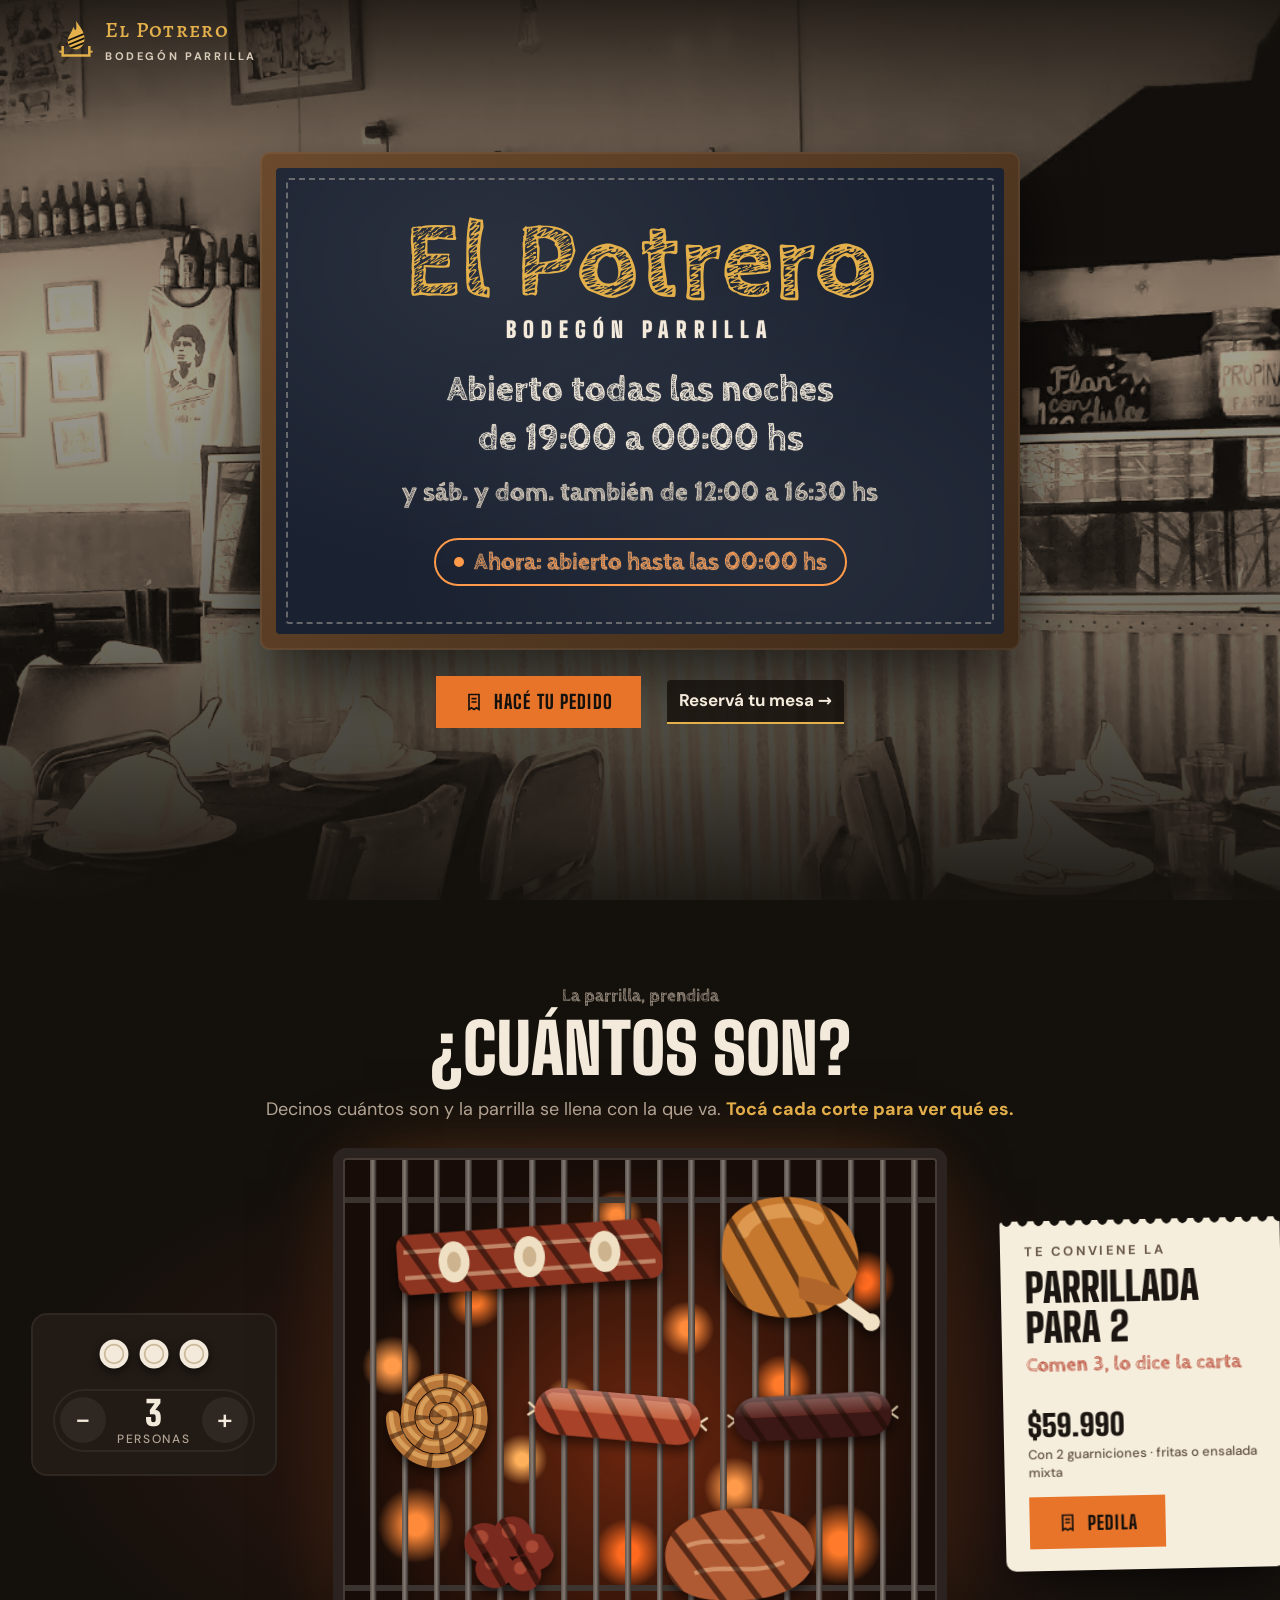
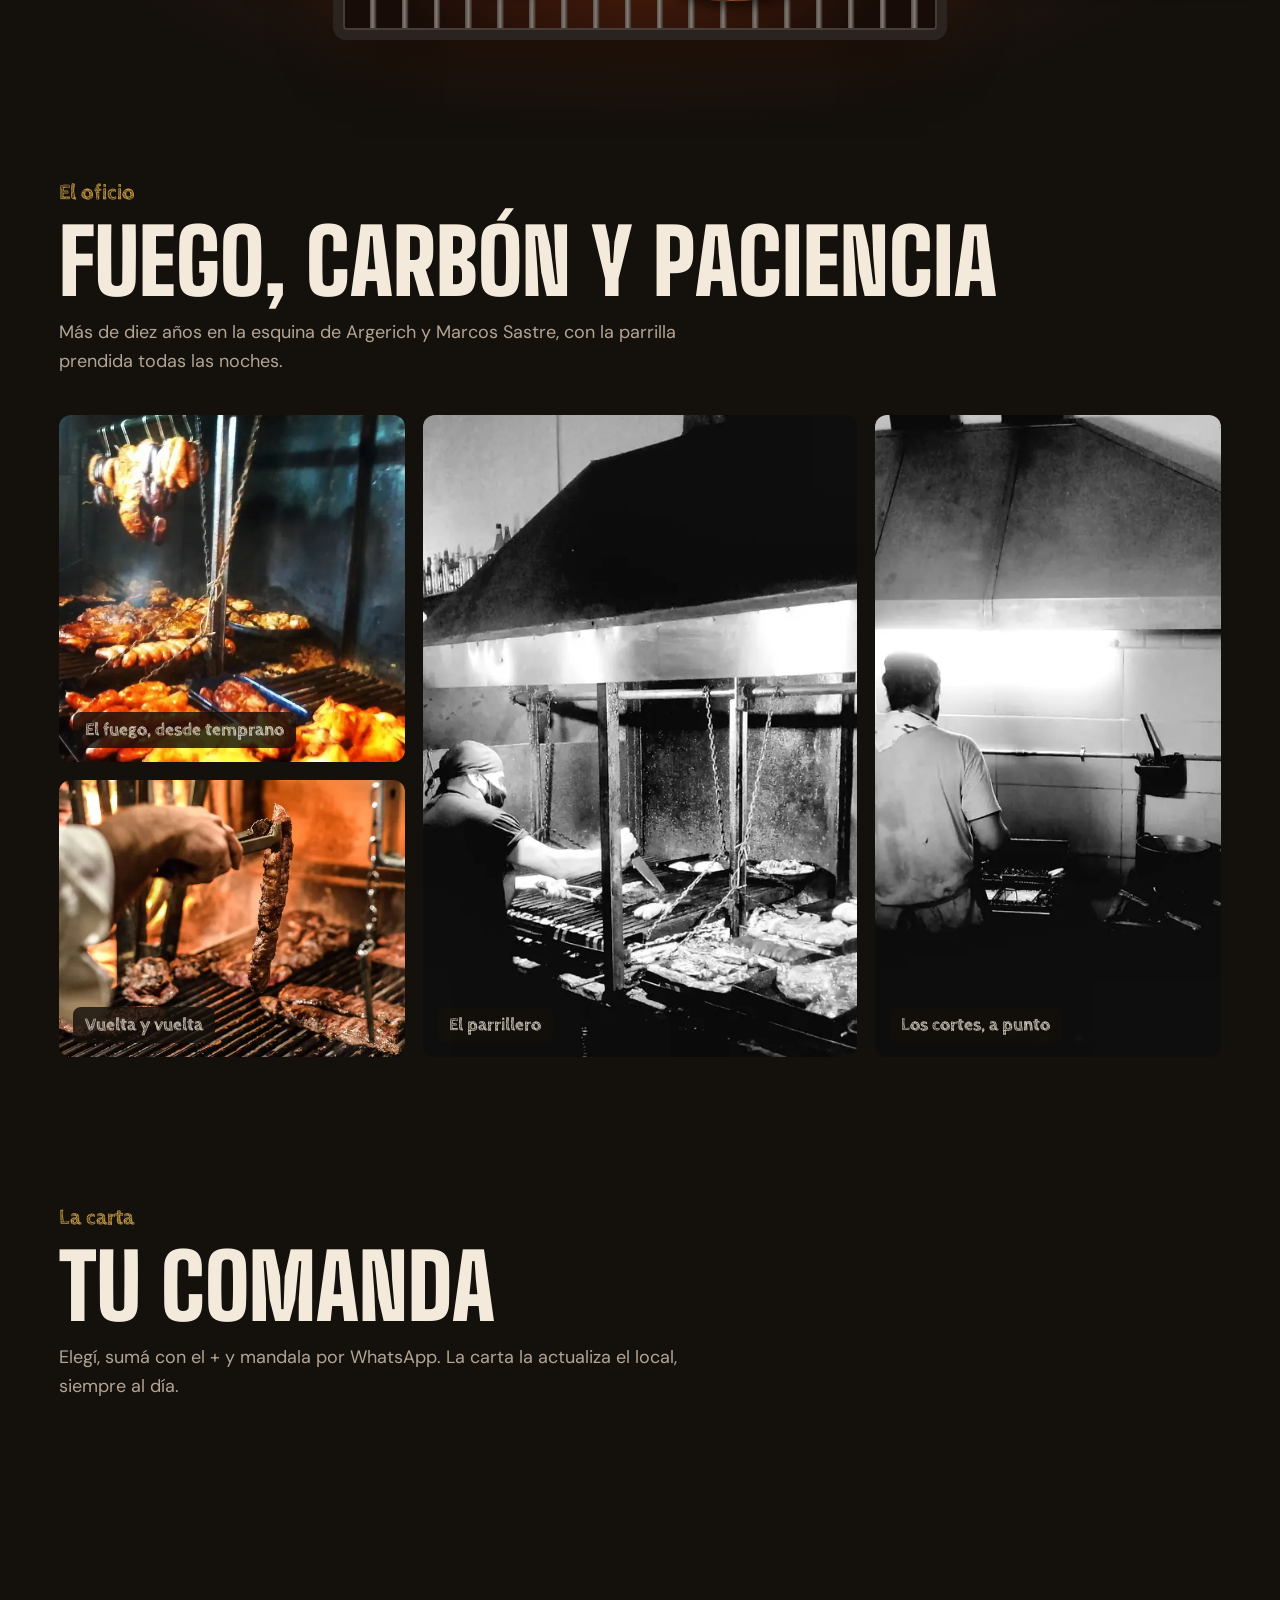
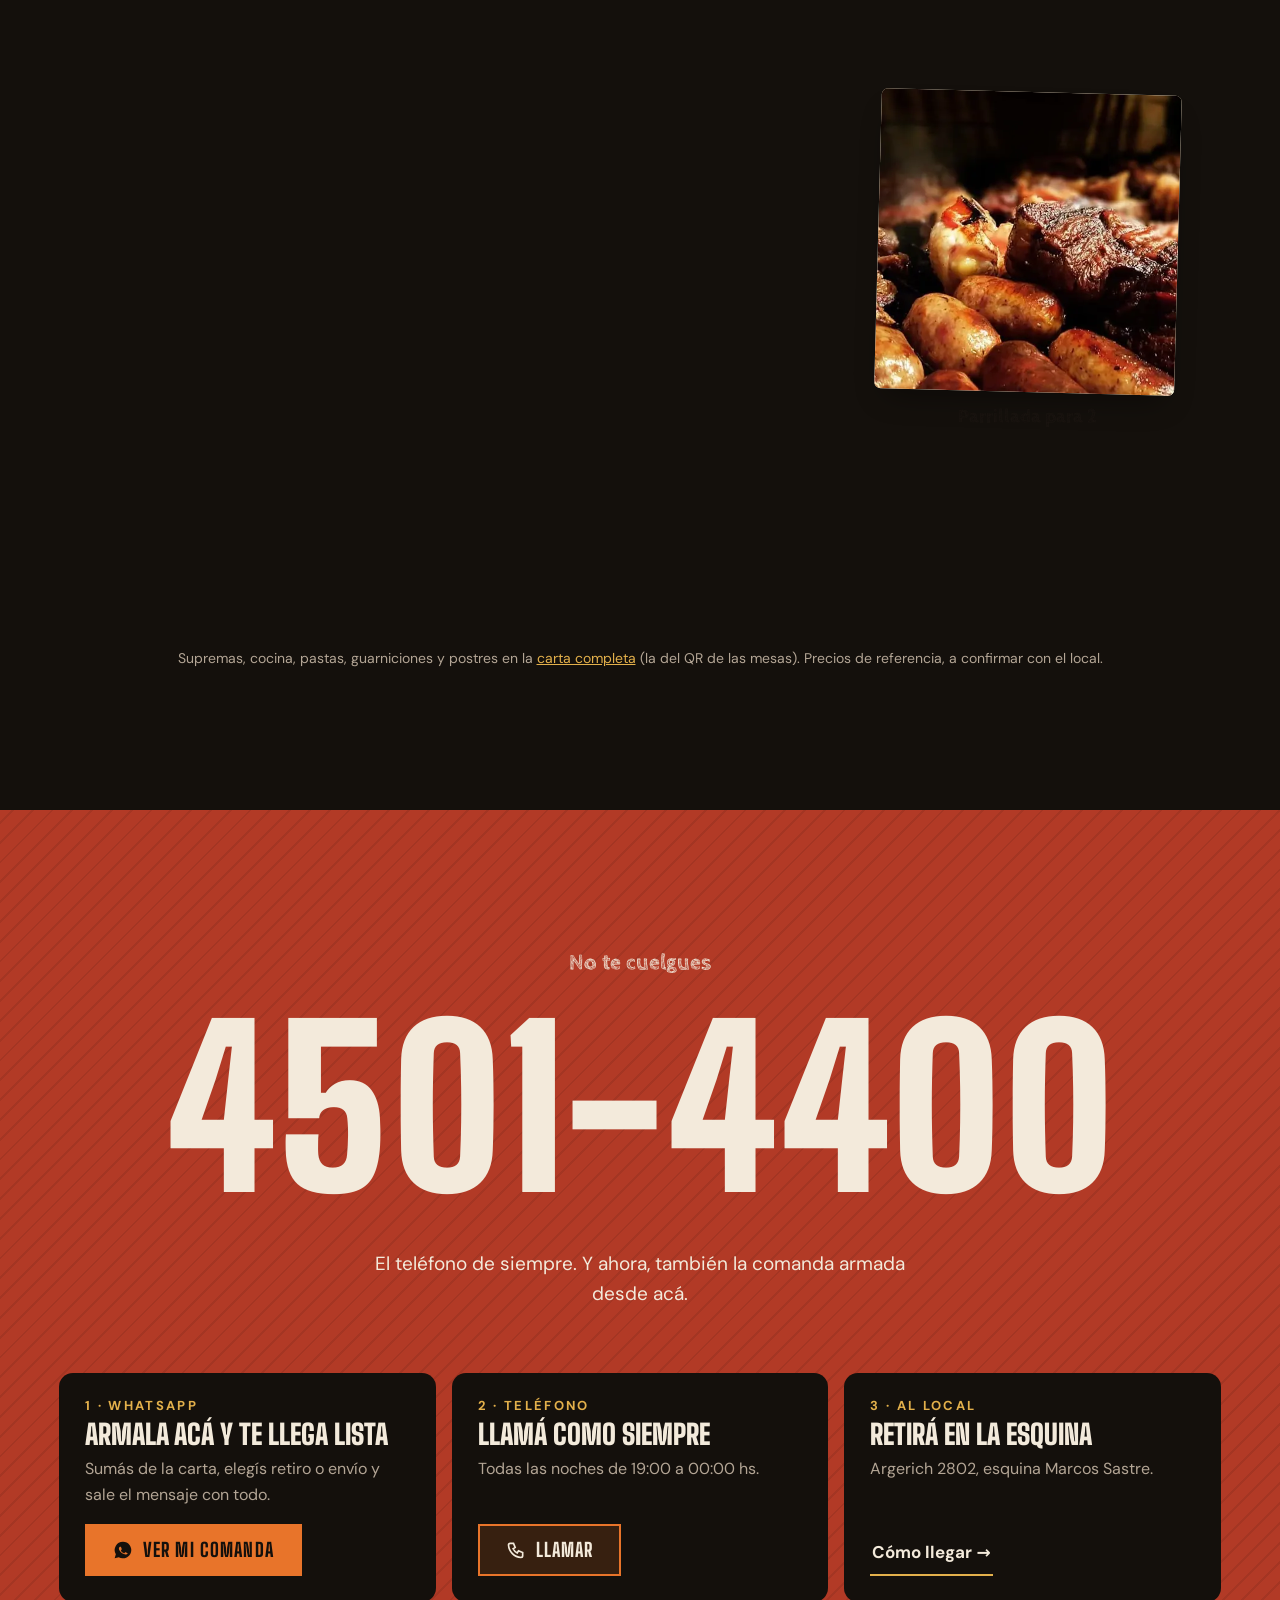
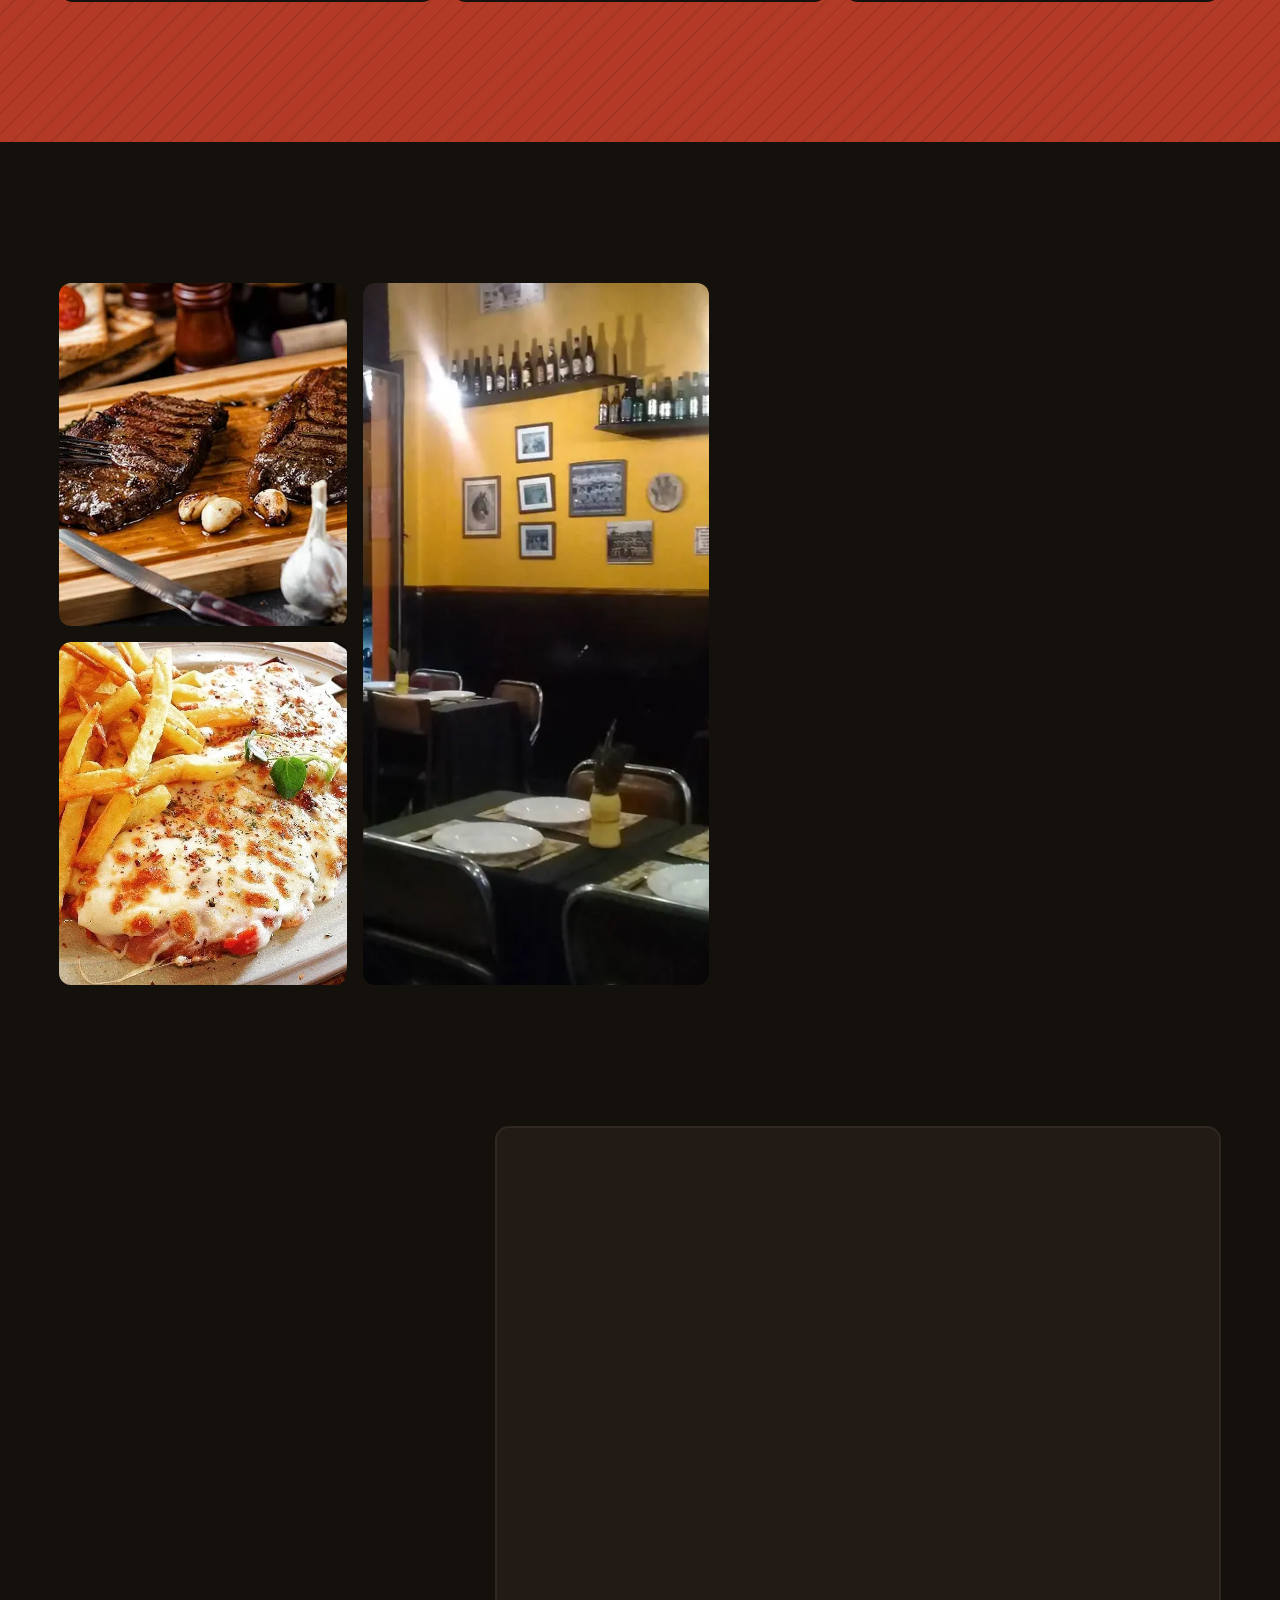
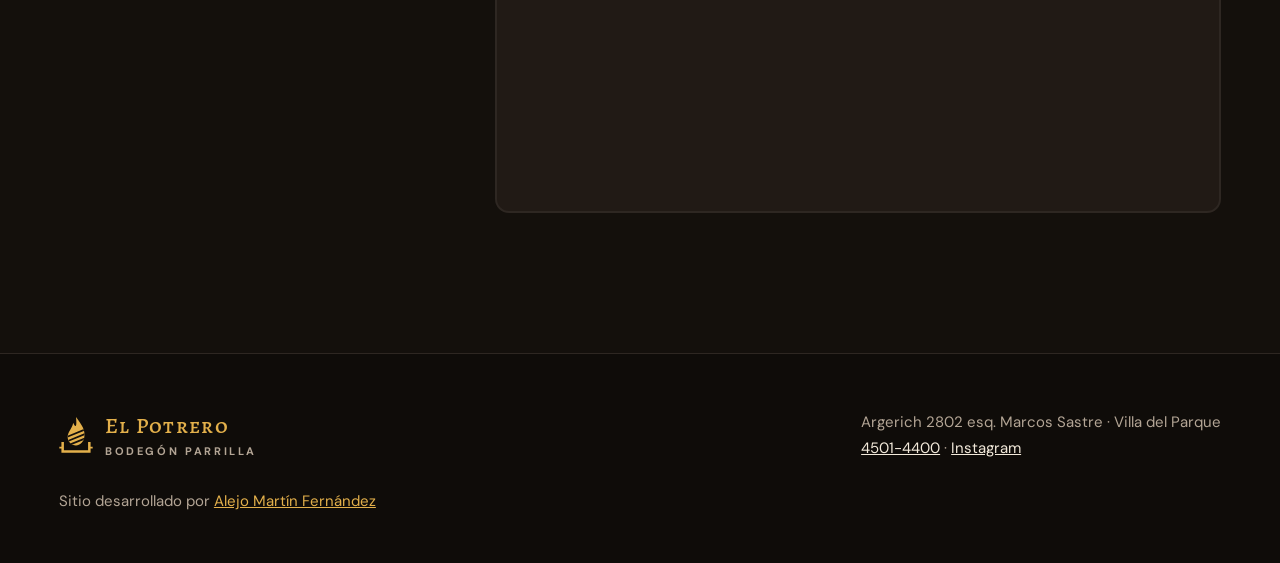
<file: index.html>
<!doctype html>
<html lang="es">
<head>
<meta charset="utf-8">
<meta name="viewport" content="width=device-width,initial-scale=1,viewport-fit=cover">
<title>El Potrero · Bodegón parrilla en Villa del Parque</title>
<meta name="description" content="Bodegón parrilla en Argerich y Marcos Sastre, Villa del Parque. Parrilladas para compartir, carta al día y pedido directo por WhatsApp.">
<meta property="og:type" content="website">
<meta property="og:site_name" content="El Potrero">
<meta property="og:title" content="El Potrero · Bodegón parrilla en Villa del Parque">
<meta property="og:description" content="La carta al día, la parrillada que comen 3 y el pedido directo por WhatsApp, sin comisión.">
<meta property="og:url" content="https://parrilla-el-potrero.vercel.app/">
<meta property="og:image" content="https://parrilla-el-potrero.vercel.app/img/og.jpg?v=4">
<meta property="og:image:type" content="image/jpeg">
<meta property="og:image:width" content="1200">
<meta property="og:image:height" content="630">
<meta property="og:image:alt" content="El Potrero, bodegón parrilla: su pizarra a tiza">
<meta name="twitter:card" content="summary_large_image">
<meta name="twitter:image" content="https://parrilla-el-potrero.vercel.app/img/og.jpg?v=4">
<meta name="theme-color" content="#14100C">
<link rel="icon" href="img/favicon.png">
<script>if(!matchMedia("(prefers-reduced-motion: reduce)").matches)document.documentElement.classList.add("con-intro")</script>
<link rel="preload" href="fonts/big-shoulders-display-latin-900-normal.woff2" as="font" type="font/woff2" crossorigin>
<link rel="preload" href="fonts/cabin-sketch-latin-700-normal.woff2" as="font" type="font/woff2" crossorigin>
<link rel="stylesheet" href="css/fuentes.css?v=4">
<link rel="stylesheet" href="kit/kit.css?v=4">
<link rel="stylesheet" href="css/base.css?v=4">
<link rel="stylesheet" href="css/web.css?v=4">
</head>
<body>
<div class="intro" aria-hidden="true"><div class="intro__llama"><svg viewBox="0 0 60 72" aria-hidden="true"><defs><clipPath id="llc"><path d="M30 2C41 17 47 26 45 38C44 47 37 53 30 53C22 53 15 47 15 38C15 28 23 23 25 12C29 21 32 22 30 2Z"/></clipPath></defs><path d="M30 2C41 17 47 26 45 38C44 47 37 53 30 53C22 53 15 47 15 38C15 28 23 23 25 12C29 21 32 22 30 2Z" fill="#E3B04B"/><g clip-path="url(#llc)" stroke="#14100C" stroke-width="3.2"><path d="M8 40 L52 22M8 48 L52 30M8 56 L52 38"/></g><path d="M6 47V64H54V47" fill="none" stroke="#E3B04B" stroke-width="4.5"/><path d="M0 57H6M54 57H60" stroke="#E3B04B" stroke-width="3"/></svg></div><div class="intro__nombre">El Potrero</div></div>

<header class="barra" id="barra">
  <a class="logo" href="#inicio" aria-label="El Potrero, inicio"><span class="llama-slot"><svg viewBox="0 0 60 72" aria-hidden="true"><defs><clipPath id="llc"><path d="M30 2C41 17 47 26 45 38C44 47 37 53 30 53C22 53 15 47 15 38C15 28 23 23 25 12C29 21 32 22 30 2Z"/></clipPath></defs><path d="M30 2C41 17 47 26 45 38C44 47 37 53 30 53C22 53 15 47 15 38C15 28 23 23 25 12C29 21 32 22 30 2Z" fill="#E3B04B"/><g clip-path="url(#llc)" stroke="#14100C" stroke-width="3.2"><path d="M8 40 L52 22M8 48 L52 30M8 56 L52 38"/></g><path d="M6 47V64H54V47" fill="none" stroke="#E3B04B" stroke-width="4.5"/><path d="M0 57H6M54 57H60" stroke="#E3B04B" stroke-width="3"/></svg></span><span><b>El Potrero</b><small>BODEGÓN PARRILLA</small></span></a>
  <nav class="barra__nav" aria-label="Secciones"><a href="#parrilla">La parrilla</a><a href="#carta">Carta</a><a href="#pedidos">Pedidos</a><a href="#salon">El salón</a><a href="#llegar">Cómo llegar</a></nav>
  <button class="btn btn--chico" type="button" data-kit-open="carrito" data-kit-target><svg viewBox="0 0 24 24" fill="none" stroke="currentColor" stroke-width="2" aria-hidden="true"><path d="M6 3h12v18l-3-2-3 2-3-2-3 2z"/><path d="M9 8h6M9 12h6"/></svg><span>Comanda</span><b class="cuenta" data-cuenta>0</b></button>
</header>

<main>
<section class="hb" id="inicio">
  <div class="hb__foto"><picture><source media="(min-width:700px)" srcset="img/hero-salon-1400.webp"><img src="img/hero-salon-800.webp" alt="El salón de El Potrero con sus pizarras" width="1080" height="797" fetchpriority="high"></picture></div>
  <div class="hb__bar"><a class="logo" href="#inicio"><span data-llama-destino class="llama-slot"><svg viewBox="0 0 60 72" aria-hidden="true"><defs><clipPath id="llc"><path d="M30 2C41 17 47 26 45 38C44 47 37 53 30 53C22 53 15 47 15 38C15 28 23 23 25 12C29 21 32 22 30 2Z"/></clipPath></defs><path d="M30 2C41 17 47 26 45 38C44 47 37 53 30 53C22 53 15 47 15 38C15 28 23 23 25 12C29 21 32 22 30 2Z" fill="#E3B04B"/><g clip-path="url(#llc)" stroke="#14100C" stroke-width="3.2"><path d="M8 40 L52 22M8 48 L52 30M8 56 L52 38"/></g><path d="M6 47V64H54V47" fill="none" stroke="#E3B04B" stroke-width="4.5"/><path d="M0 57H6M54 57H60" stroke="#E3B04B" stroke-width="3"/></svg></span><span><b>El Potrero</b><small>BODEGÓN PARRILLA</small></span></a></div>
  <div class="hb__col">
    <div class="piz enc" style="--d:0"><div class="piz__in">
      <h1 class="tit-brasa" style="--d:1">El Potrero</h1>
      <div class="piz__sub enc" style="--d:2">Bodegón parrilla</div>
      <p class="piz__lin enc" style="--d:3">Abierto todas las noches</p>
      <p class="piz__lin enc" style="--d:4">de 19:00 a 00:00 hs</p>
      <p class="piz__chica enc" style="--d:5">y sáb. y dom. también de 12:00 a 16:30 hs</p>
      <div class="piz__hoy enc" style="--d:6" id="estado"><i></i><span>Abierto todas las noches</span></div>
    </div></div>
    <div class="hb__ctas enc" style="--d:7"><a class="btn btn--lleno" href="#carta"><svg viewBox="0 0 24 24" fill="none" stroke="currentColor" stroke-width="2" aria-hidden="true"><path d="M6 3h12v18l-3-2-3 2-3-2-3 2z"/><path d="M9 8h6M9 12h6"/></svg> Hacé tu pedido</a><button class="lnk" type="button" data-kit-open="reservas">Reservá tu mesa →</button></div>
  </div>
</section>

<section class="sec-parri" id="parrilla" aria-labelledby="t-parri">
  <div class="sec-parri__cab rv"><p class="kick">La parrilla, prendida</p><h2 id="t-parri" class="tit-brasa">¿Cuántos son?</h2><p>Decinos cuántos son y la parrilla se llena con la que va. <span class="pista2">Tocá cada corte para ver qué es.</span></p></div>
  <div class="sec-parri__cuerpo parri" data-n="3">
    <div class="cuantos"><div class="mesa" role="img" aria-label="3 platos"></div><div class="cuantos__ctrl"><button class="cuantos__b" type="button" data-menos aria-label="Uno menos">−</button><output class="cuantos__n" data-n aria-live="polite">3<small>personas</small></output><button class="cuantos__b" type="button" data-mas aria-label="Uno más">+</button></div></div>
    <div class="parri__grill"><div class="brasas"></div><div class="rejilla"></div><div class="piezas"></div><div class="pop" role="dialog" aria-label="Detalle del corte" hidden></div></div>
    <div class="ticket"><span class="ticket__k">Te conviene la</span><div class="ticket__nom"></div><div class="ticket__frase"></div><div class="ticket__precio" data-precio></div><p class="ticket__nota">Con 2 guarniciones · fritas o ensalada mixta</p>
      <div class="ctas"><button class="btn btn--lleno" type="button" data-pedir><svg viewBox="0 0 24 24" fill="none" stroke="currentColor" stroke-width="2" aria-hidden="true"><path d="M6 3h12v18l-3-2-3 2-3-2-3 2z"/><path d="M9 8h6M9 12h6"/></svg> Pedila</button></div></div>
  </div>
</section>

<section class="oficio" id="oficio" aria-labelledby="t-oficio">
  <div class="oficio__cab rv"><p class="kick">El oficio</p><h2 id="t-oficio" class="tit-brasa">Fuego, carbón y paciencia</h2><p>Más de diez años en la esquina de Argerich y Marcos Sastre, con la parrilla prendida todas las noches.</p></div>
  <div class="oficio__fila" data-arrastre>
    <figure class="of of--1"><img src="img/of-fuego-640.webp" srcset="img/of-fuego-640.webp 640w, img/of-fuego-1200.webp 973w" sizes="(min-width:1000px) 30vw, 78vw" alt="La parrilla con el fuego encendido" width="973" height="960" loading="lazy" draggable="false"><figcaption>El fuego, desde temprano</figcaption></figure>
    <figure class="of of--2"><img src="img/of-parrillero-640.webp" srcset="img/of-parrillero-640.webp 640w, img/of-parrillero-1200.webp 1080w" sizes="(min-width:1000px) 34vw, 78vw" alt="El parrillero frente a la parrilla" width="1080" height="1350" loading="lazy" draggable="false"><figcaption>El parrillero</figcaption></figure>
    <figure class="of of--3"><img src="img/of-parrillero2-640.webp" srcset="img/of-parrillero2-640.webp 640w, img/of-parrillero2-1200.webp 1080w" sizes="(min-width:1000px) 30vw, 78vw" alt="Cortes sobre la parrilla" width="1080" height="1350" loading="lazy" draggable="false"><figcaption>Los cortes, a punto</figcaption></figure>
    <figure class="of of--4"><img src="img/of-mano-640.webp" srcset="img/of-mano-640.webp 640w, img/of-mano-1200.webp 1080w" sizes="(min-width:1000px) 30vw, 78vw" alt="La mano del parrillero dando vuelta el asado" width="1080" height="855" loading="lazy" draggable="false"><figcaption>Vuelta y vuelta</figcaption></figure>
  </div>
</section>

<section class="carta" id="carta" aria-labelledby="t-carta">
  <div class="carta__cab rv"><p class="kick">La carta</p><h2 id="t-carta" class="tit-brasa">Tu comanda</h2><p>Elegí, sumá con el + y mandala por WhatsApp. La carta la actualiza el local, siempre al día.</p></div>
  <div class="comanda rv">
    <div class="comanda__top"><div><b>Comanda</b><span>Bodegón Parrilla El Potrero</span></div><div class="comanda__n">N° 2802</div></div>
    <div class="comanda__tabs" role="tablist" aria-label="Secciones de la carta" id="tabs"></div>
    <div class="comanda__cuerpo">
      <div class="comanda__lista" id="lista"></div>
      <figure class="comanda__foto" id="cfoto" aria-hidden="true"><div class="cfoto__in"><img alt="" id="cfoto-img" width="520" height="520"></div><figcaption id="cfoto-txt"></figcaption></figure>
    </div>
    <div class="comanda__pie"><button class="flecha" type="button" id="ant">← Anterior</button><a class="lnk" href="carta/">Carta completa →</a><button class="flecha" type="button" id="sig">Siguiente →</button></div>
  </div>
  <p class="carta__nota">Supremas, cocina, pastas, guarniciones y postres en la <a href="carta/">carta completa</a> (la del QR de las mesas). Precios de referencia, a confirmar con el local.</p>
  <div data-kit="carta" id="carta-datos" data-kit-pedir="false" hidden></div>
</section>

<section class="pedidos" id="pedidos" aria-labelledby="t-ped">
  <div class="pedidos__in">
    <p class="kick rv">No te cuelgues</p>
    <h2 id="t-ped" class="pedidos__tel rv"><a href="tel:+541145014400" aria-label="Llamar al 4501-4400">4501-4400</a></h2>
    <p class="pedidos__baj rv">El teléfono de siempre. Y ahora, también la comanda armada desde acá.</p>
    <div class="pedidos__vias rv">
      <div class="via"><span class="via__k">1 · WhatsApp</span><b>Armala acá y te llega lista</b><p>Sumás de la carta, elegís retiro o envío y sale el mensaje con todo.</p><button class="btn btn--lleno" type="button" data-kit-open="carrito"><svg viewBox="0 0 24 24" fill="currentColor" aria-hidden="true"><path d="M12 2a10 10 0 0 0-8.6 15.1L2 22l5-1.3A10 10 0 1 0 12 2zm5.3 14.1c-.2.6-1.3 1.2-1.8 1.2s-1 .3-3.4-.7-3.9-3.5-4-3.7-1-1.3-1-2.4.6-1.7.8-2 .5-.3.7-.3h.5c.2 0 .4 0 .6.5l.8 2c.1.2.1.4 0 .5l-.4.6-.4.4c-.1.1-.3.3-.1.6s.7 1.2 1.6 2 1.6 1 1.9 1.1.4.1.6-.1l.8-1c.2-.3.4-.2.6-.1l1.9.9c.3.1.5.2.5.3s.1.7-.1 1.2z"/></svg> Ver mi comanda</button></div>
      <div class="via"><span class="via__k">2 · Teléfono</span><b>Llamá como siempre</b><p>Todas las noches de 19:00 a 00:00 hs.</p><a class="btn" href="tel:+541145014400"><svg viewBox="0 0 24 24" fill="none" stroke="currentColor" stroke-width="2" aria-hidden="true"><path d="M5 4h4l2 5-2.5 1.5a11 11 0 0 0 5 5L15 13l5 2v4a2 2 0 0 1-2 2A16 16 0 0 1 3 6a2 2 0 0 1 2-2"/></svg> Llamar</a></div>
      <div class="via"><span class="via__k">3 · Al local</span><b>Retirá en la esquina</b><p>Argerich 2802, esquina Marcos Sastre.</p><a class="lnk" href="#llegar">Cómo llegar →</a></div>
    </div>
  </div>
</section>

<section class="salon" id="salon" aria-labelledby="t-salon">
  <div class="salon__fotos">
    <figure class="sf sf--a rv"><img src="img/sal-bifes.webp" alt="Bifes en la tabla, listos para la mesa" width="768" height="509" loading="lazy"></figure>
    <figure class="sf sf--b rv"><img src="img/salon-mostaza-640.webp" srcset="img/salon-mostaza-640.webp 640w, img/salon-mostaza-1200.webp 1080w" sizes="(min-width:1000px) 34vw, 92vw" alt="El salón con las paredes mostaza" width="1080" height="1350" loading="lazy"></figure>
    <figure class="sf sf--c rv"><img src="img/sal-napo.webp" alt="Milanesa napolitana con fritas" width="900" height="900" loading="lazy"></figure>
  </div>
  <div class="salon__txt rv"><p class="kick">El salón</p><h2 id="t-salon" class="tit-brasa">Mesa de bodegón</h2><p>Para cenar en familia, el cumpleaños o la mesa larga de los viernes. Reservá en un minuto y te esperamos.</p><button class="btn btn--lleno" type="button" data-kit-open="reservas">Reservá tu mesa</button></div>
</section>

<section class="llegar" id="llegar" aria-labelledby="t-llegar">
  <div class="llegar__in">
    <div class="llegar__info rv">
      <p class="kick">Cómo llegar</p><h2 id="t-llegar" class="tit-brasa">Argerich y Marcos Sastre</h2>
      <p class="llegar__dir">Argerich 2802, Villa del Parque</p>
      <div class="estado" id="estado2"><i></i><span>…</span></div>
      <ul class="horas">
        <li><span>Lunes a viernes</span><b>19:00 a 00:00 hs</b></li>
        <li><span>Sábado</span><b>12:00 a 16:30 hs<br>19:00 a 00:00 hs</b></li>
        <li><span>Domingo</span><b>12:00 a 16:30 hs<br>19:00 a 00:00 hs</b></li>
      </ul>
      <div class="ctas"><a class="btn btn--lleno" href="https://www.google.com/maps/dir/?api=1&amp;destination=Argerich+2802,+Buenos+Aires" target="_blank" rel="noopener"><svg viewBox="0 0 24 24" fill="none" stroke="currentColor" stroke-width="2" aria-hidden="true"><path d="M12 21s7-6 7-12a7 7 0 0 0-14 0c0 6 7 12 7 12z"/><circle cx="12" cy="9" r="2.5"/></svg> Cómo llegar</a><a class="lnk" href="tel:+541145014400">4501-4400</a></div>
    </div>
    <div class="mapa rv"><iframe title="Mapa: Argerich 2802, Villa del Parque" src="https://www.google.com/maps?q=Parrilla+El+Potrero,+Argerich+2802,+Buenos+Aires&amp;z=15&amp;output=embed" loading="lazy" referrerpolicy="no-referrer-when-downgrade"></iframe></div>
  </div>
</section>
</main>

<footer class="pie">
  <div class="pie__in">
    <a class="logo" href="#inicio"><span class="llama-slot"><svg viewBox="0 0 60 72" aria-hidden="true"><defs><clipPath id="llc"><path d="M30 2C41 17 47 26 45 38C44 47 37 53 30 53C22 53 15 47 15 38C15 28 23 23 25 12C29 21 32 22 30 2Z"/></clipPath></defs><path d="M30 2C41 17 47 26 45 38C44 47 37 53 30 53C22 53 15 47 15 38C15 28 23 23 25 12C29 21 32 22 30 2Z" fill="#E3B04B"/><g clip-path="url(#llc)" stroke="#14100C" stroke-width="3.2"><path d="M8 40 L52 22M8 48 L52 30M8 56 L52 38"/></g><path d="M6 47V64H54V47" fill="none" stroke="#E3B04B" stroke-width="4.5"/><path d="M0 57H6M54 57H60" stroke="#E3B04B" stroke-width="3"/></svg></span><span><b>El Potrero</b><small>BODEGÓN PARRILLA</small></span></a>
    <p>Argerich 2802 esq. Marcos Sastre · Villa del Parque<br><a href="tel:+541145014400">4501-4400</a> · <a href="https://www.instagram.com/bodegonparrillaelpotrero/" target="_blank" rel="noopener">Instagram</a></p>
  </div>
  <p class="credito">Sitio desarrollado por <a href="https://alejomfernandez.com.ar" target="_blank" rel="noopener">Alejo Martín Fernández</a></p>
</footer>

<nav class="navapp" aria-label="Accesos rápidos">
  <a href="#parrilla"><svg viewBox="0 0 24 24" fill="none" stroke="currentColor" stroke-width="2" aria-hidden="true"><path d="M12 3c3 4 5 6 5 10a5 5 0 0 1-10 0c0-3 2-4 3-7 1 2 2 3 2-3z"/></svg>Parrilla</a><a href="#carta"><svg viewBox="0 0 24 24" fill="none" stroke="currentColor" stroke-width="2" aria-hidden="true"><rect x="4" y="3" width="16" height="18" rx="2"/><path d="M8 8h8M8 12h8M8 16h5"/></svg>Carta</a>
  <button type="button" class="pedir" data-kit-open="carrito" data-kit-target><svg viewBox="0 0 24 24" fill="none" stroke="currentColor" stroke-width="2" aria-hidden="true"><path d="M6 3h12v18l-3-2-3 2-3-2-3 2z"/><path d="M9 8h6M9 12h6"/></svg>Comanda<b class="cuenta" data-cuenta>0</b></button>
  <a href="#llegar"><svg viewBox="0 0 24 24" fill="none" stroke="currentColor" stroke-width="2" aria-hidden="true"><path d="M12 21s7-6 7-12a7 7 0 0 0-14 0c0 6 7 12 7 12z"/><circle cx="12" cy="9" r="2.5"/></svg>Llegar</a>
</nav>

<script type="module" src="js/app.js?v=4"></script>
</body>
</html>
</file>
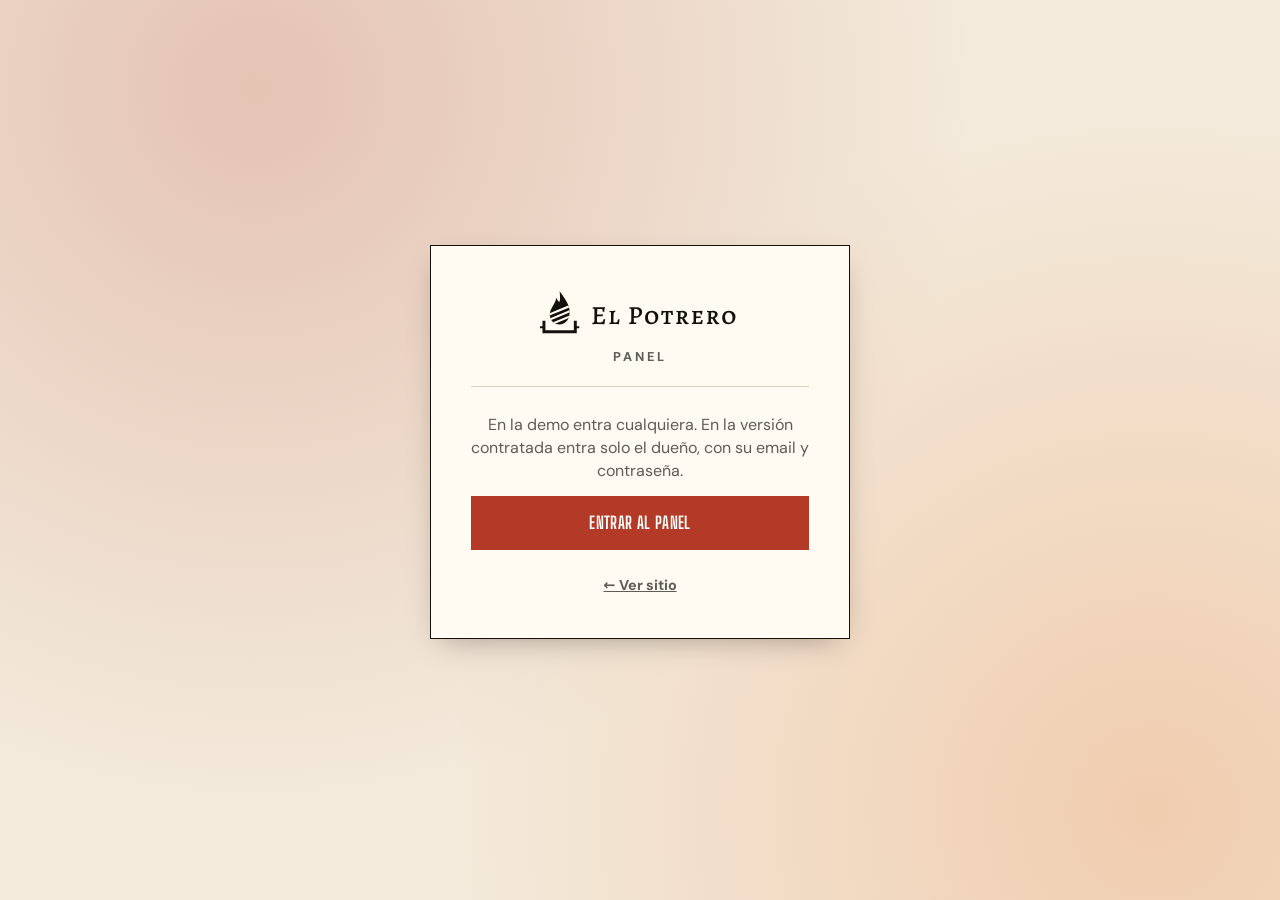
<file: admin/index.html>
<!doctype html>
<!-- Plantilla del panel. Va en web/admin/index.html de cada demo (scripts/instalar.mjs la copia). -->
<html lang="es">
<head>
<meta charset="utf-8">
<meta name="viewport" content="width=device-width, initial-scale=1, viewport-fit=cover">
<meta name="robots" content="noindex, nofollow">
<meta name="theme-color" content="#111111">
<title>Panel</title>
<script>
  // /admin sin barra final rompe las rutas relativas en algunos servidores (XAMPP): la agregamos.
  if (!/\/$|\.html$/.test(location.pathname)) location.replace(location.pathname + '/' + location.search + location.hash);
</script>
<link rel="stylesheet" href="../css/fuentes.css?v=1">
<link rel="stylesheet" href="../kit/kit.css?v=1">
<link rel="stylesheet" href="../kit/admin/admin.css?v=1">
</head>
<body>
<div id="kit-admin" class="kit-root kit-admin" aria-busy="true"></div>
<script type="module">
  import { initAdmin } from '../kit/admin/admin.js?v=1';
  initAdmin({ config: '../cliente.json', sitio: '../' });
</script>
</body>
</html>
</file>
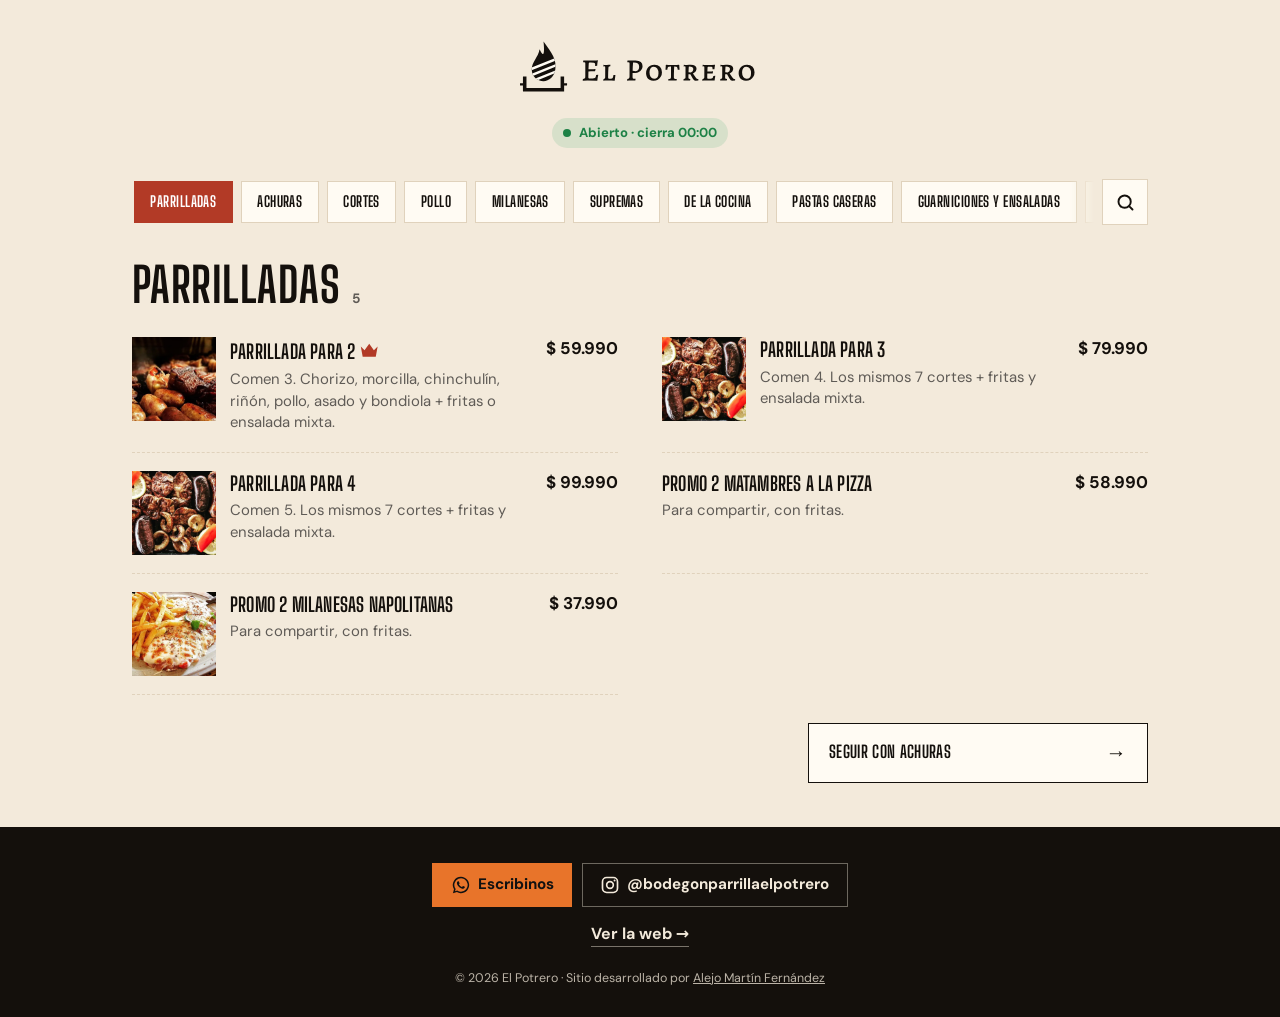
<file: carta/index.html>
<!doctype html>
<!-- Carta pública: la página a la que lleva el QR de las mesas. Va en web/carta/index.html de cada demo (scripts/instalar.mjs la copia).
     Se edita desde /admin (Carta) y el QR + las tarjetas para imprimir salen de /admin (QR de la carta). -->
<html lang="es">
<head>
<meta charset="utf-8">
<meta name="viewport" content="width=device-width, initial-scale=1, viewport-fit=cover">
<meta name="theme-color" content="#ffffff">
<title>Carta</title>
<meta name="description" content="Carta online, siempre actualizada.">
<script>
  // /carta sin barra final rompe las rutas relativas en algunos servidores (XAMPP): la agregamos.
  if (!/\/$|\.html$/.test(location.pathname)) location.replace(location.pathname + '/' + location.search + location.hash);
</script>
<link rel="stylesheet" href="../css/fuentes.css?v=1">
<link rel="stylesheet" href="../kit/kit.css?v=1">
<link rel="stylesheet" href="../kit/menu.css?v=1">
</head>
<body>
<div id="kit-menu" class="kit-root kit-menu" aria-busy="true"></div>
<script type="module">
  import { initMenu } from '../kit/modules/menu.js?v=1';
  initMenu({ config: '../cliente.json', sitio: '../', imagenes: { lqip: '../img/lqip.json' } });
</script>
</body>
</html>
</file>
<file: css/fuentes.css>
@font-face{font-family:"Big Shoulders";src:url(../fonts/big-shoulders-display-latin-700-normal.woff2) format("woff2");font-weight:700;font-display:swap}
@font-face{font-family:"Big Shoulders";src:url(../fonts/big-shoulders-display-latin-800-normal.woff2) format("woff2");font-weight:800;font-display:swap}
@font-face{font-family:"Big Shoulders";src:url(../fonts/big-shoulders-display-latin-900-normal.woff2) format("woff2");font-weight:900;font-display:swap}
@font-face{font-family:"Cabin Sketch";src:url(../fonts/cabin-sketch-latin-700-normal.woff2) format("woff2");font-weight:700;font-display:swap}
@font-face{font-family:"DM Sans";src:url(../fonts/dm-sans-latin-400-normal.woff2) format("woff2");font-weight:400;font-display:swap}
@font-face{font-family:"DM Sans";src:url(../fonts/dm-sans-latin-500-normal.woff2) format("woff2");font-weight:500;font-display:swap}
@font-face{font-family:"DM Sans";src:url(../fonts/dm-sans-latin-700-normal.woff2) format("woff2");font-weight:700;font-display:swap}
@font-face{font-family:"Alegreya SC";src:url(../fonts/alegreya-sc-latin-500-normal.woff2) format("woff2");font-weight:500;font-display:swap}
</file>
<file: kit/kit.css>
/* KIT DEMOS — estilos de módulos y popups.
   Todo sale de las variables --kit-* que arma core/theme.js desde cliente.json → marca.
   Cada demo puede pisar cualquier variable o clase .kit-* en su propio CSS. */

:root {
  --kit-bg: #fff; --kit-surface: #fff; --kit-text: #151515; --kit-muted: #666; --kit-primary: #111; --kit-on-primary: #fff;
  --kit-accent: #fc0; --kit-on-accent: #111; --kit-border: #ddd; --kit-ok: #1f9d55; --kit-warn: #d97706; --kit-danger: #d42a1d;
  --kit-font-head: inherit; --kit-font-body: inherit; --kit-head-case: uppercase;
  --kit-radius: 14px; --kit-radius-btn: 12px; --kit-border-w: 1.5px; --kit-shadow: 0 10px 30px -12px rgba(0,0,0,.35);
  --kit-ease: cubic-bezier(.2,.8,.2,1); --kit-z: 9000;
}
.kit-root, .kit-root *, .kit-root *::before, .kit-root *::after { box-sizing: border-box; }
.kit-root [hidden], .kit-root[hidden] { display: none !important; }
.kit-root { font-family: var(--kit-font-body); color: var(--kit-text); -webkit-tap-highlight-color: transparent; }
.kit-sr { position: absolute !important; width: 1px; height: 1px; overflow: hidden; clip: rect(0 0 0 0); white-space: nowrap; }
html.kit-lock { overflow: hidden; }
html.kit-lock body { overflow: hidden; touch-action: none; }

/* ---------- botones ---------- */
.kit-btn {
  appearance: none; display: inline-flex; align-items: center; justify-content: center; gap: .45em;
  min-height: 44px; padding: .7em 1.15em; border: var(--kit-border-w) solid var(--kit-primary); border-radius: var(--kit-radius-btn);
  background: var(--kit-primary); color: var(--kit-on-primary); font: 700 .95rem/1.1 var(--kit-font-body); text-decoration: none;
  cursor: pointer; transition: transform .15s var(--kit-ease), filter .15s, background .2s, box-shadow .2s; white-space: nowrap;
}
.kit-btn:hover { filter: brightness(1.08); }
.kit-btn:active { transform: translateY(1px) scale(.98); }
.kit-btn:focus-visible, .kit-chip:focus-visible, .kit-tab:focus-visible, .kit-add:focus-visible, .kit-x:focus-visible { outline: 3px solid var(--kit-accent); outline-offset: 2px; }
.kit-btn--ghost { background: var(--kit-surface); color: var(--kit-text); border-color: var(--kit-border); }
.kit-btn--danger { background: var(--kit-danger); border-color: var(--kit-danger); color: #fff; }
.kit-btn--danger-t { color: var(--kit-danger); }
.kit-btn--sm { min-height: 36px; padding: .45em .85em; font-size: .85rem; }
.kit-btn--big { min-height: 54px; font-size: 1.05rem; font-family: var(--kit-font-head); text-transform: var(--kit-head-case); letter-spacing: .02em; }
.kit-btn--block { width: 100%; }
.kit-btn[disabled] { opacity: .55; cursor: not-allowed; }
.kit-btn.is-loading { position: relative; color: transparent !important; }
.kit-btn.is-loading::after { content: ""; position: absolute; width: 20px; height: 20px; border: 2.5px solid var(--kit-on-primary); border-right-color: transparent; border-radius: 50%; animation: kit-spin .7s linear infinite; }
.kit-icon { appearance: none; width: 36px; height: 36px; display: inline-grid; place-items: center; border: var(--kit-border-w) solid var(--kit-border); border-radius: 10px; background: var(--kit-surface); color: var(--kit-text); cursor: pointer; font-size: 1rem; }
.kit-icon--danger { color: var(--kit-danger); }
.kit-icon[disabled] { opacity: .35; cursor: default; }
.kit-row { display: flex; gap: .6rem; flex-wrap: wrap; align-items: center; }
.kit-row--end { justify-content: flex-end; } .kit-row--center { justify-content: center; } .kit-row--between { justify-content: space-between; }
.kit-row--stack { flex-direction: column; align-items: stretch; }

/* ---------- badges / tags ---------- */
.kit-badge { display: inline-flex; align-items: center; gap: .3em; padding: .28em .6em; border-radius: 999px; font: 700 .72rem/1 var(--kit-font-body); letter-spacing: .02em; background: color-mix(in srgb, var(--kit-text) 9%, var(--kit-surface)); color: var(--kit-text); white-space: nowrap; }
.kit-badge--ok { background: color-mix(in srgb, var(--kit-ok) 16%, var(--kit-surface)); color: color-mix(in srgb, var(--kit-ok) 75%, #000); }
.kit-badge--warn { background: color-mix(in srgb, var(--kit-warn) 18%, var(--kit-surface)); color: color-mix(in srgb, var(--kit-warn) 70%, #000); }
.kit-badge--danger, .kit-badge--off { background: color-mix(in srgb, var(--kit-danger) 14%, var(--kit-surface)); color: color-mix(in srgb, var(--kit-danger) 80%, #000); }
.kit-badge--new { background: var(--kit-accent); color: var(--kit-on-accent); animation: kit-pulse 1.4s ease-in-out 3; }
.kit-tag { display: inline-grid; place-items: center; width: 1.15em; height: 1.15em; vertical-align: -.12em; margin-left: .15em; color: var(--kit-primary); }
.kit-tag svg { width: 100%; height: 100%; }
.kit-tag--txt { width: auto; height: auto; font-size: .7em; padding: .15em .45em; border-radius: 999px; background: var(--kit-accent); color: var(--kit-on-accent); }

/* ---------- carta ---------- */
.kit-carta { --kit-cols: 1; }
.kit-tabs { display: flex; gap: .5rem; overflow-x: auto; scrollbar-width: none; padding: 2px 2px 10px; margin-bottom: .5rem; scroll-snap-type: x proximity; }
.kit-tabs::-webkit-scrollbar { display: none; }
.kit-tab {
  appearance: none; flex: 0 0 auto; scroll-snap-align: start; min-height: 44px; padding: .55em 1.1em;
  border: var(--kit-border-w) solid var(--kit-text); border-radius: var(--kit-radius-btn); background: var(--kit-surface); color: var(--kit-text);
  font: 700 .95rem/1 var(--kit-font-head); text-transform: var(--kit-head-case); letter-spacing: .03em; cursor: pointer; transition: background .2s, color .2s, transform .15s;
}
.kit-tab.is-on { background: var(--kit-primary); border-color: var(--kit-primary); color: var(--kit-on-primary); }
.kit-carta__panel { display: grid; grid-template-columns: repeat(var(--kit-cols), minmax(0, 1fr)); gap: 0 2rem; }
.kit-item {
  display: grid; grid-template-columns: auto minmax(0, 1fr) auto; gap: .9rem; align-items: center; padding: 1rem 0;
  border-bottom: var(--kit-border-w) dashed var(--kit-border); min-width: 0;
  animation: kit-up .5s var(--kit-ease) both; animation-delay: calc(var(--i, 0) * 45ms);
}
.kit-item:not(:has(.kit-item__foto)) { grid-template-columns: minmax(0, 1fr) auto; }
.kit-item.is-off { opacity: .55; }
.kit-item__foto { width: 64px; height: 64px; object-fit: cover; border-radius: calc(var(--kit-radius) * .7); }
.kit-item__name { margin: 0 0 .25rem; font: 400 1.2rem/1.05 var(--kit-font-head); text-transform: var(--kit-head-case); }
.kit-item__n { margin-right: .5em; color: var(--kit-primary); }
.kit-item__desc { margin: 0; color: var(--kit-muted); font-size: .9rem; line-height: 1.4; }
.kit-item__side { display: flex; flex-direction: column; align-items: flex-end; gap: .45rem; }
.kit-price { font: 700 1.05rem/1 var(--kit-font-body); white-space: nowrap; }
.kit-price--na { font-size: .85rem; color: var(--kit-muted); font-weight: 600; }
/* botón de sumar (kit 1.20): "+" redondo que se abre en "− n +" dentro de un lugar fijo.
   El hueco [data-kit-qty] siempre mide lo mismo, así sumar nunca mueve ni estira la carta. */
[data-kit-qty] { --kq-h: var(--kit-qty-h, 44px); --kq-w: var(--kit-qty-w, 116px); position: relative; flex: none; display: inline-flex; align-items: center; justify-content: flex-end; width: var(--kq-w); height: var(--kq-h); }
@media (hover: hover) and (pointer: fine) { [data-kit-qty] { --kq-h: var(--kit-qty-h, 38px); --kq-w: var(--kit-qty-w, 104px); } }
.kit-add {
  appearance: none; flex: none; width: var(--kq-h, 40px); height: var(--kq-h, 40px); padding: 0; display: grid; place-items: center;
  border: var(--kit-border-w) solid var(--kit-primary); border-radius: 50%; background: var(--kit-surface); color: var(--kit-primary);
  cursor: pointer; touch-action: manipulation; transition: background .2s, color .2s, transform .15s var(--kit-ease);
}
.kit-add svg { width: 46%; height: 46%; fill: none; stroke: currentColor; stroke-width: 2.4; stroke-linecap: round; }
.kit-add:hover { background: var(--kit-primary); color: var(--kit-on-primary); }
.kit-add:active { transform: scale(.88); }
.kit-step { display: inline-flex; align-items: center; border: var(--kit-border-w) solid var(--kit-primary); border-radius: var(--kit-radius-btn); background: var(--kit-primary); color: var(--kit-on-primary); overflow: hidden; animation: kit-pop .25s var(--kit-ease); }
.kit-step button { appearance: none; width: 38px; height: 38px; border: 0; background: transparent; color: inherit; font: 800 1.15rem/1 var(--kit-font-body); cursor: pointer; }
[data-kit-qty] > .kit-step { width: 100%; height: 100%; justify-content: space-between; border-radius: 999px; animation: kit-qty-in .32s var(--kit-ease); }
[data-kit-qty] > .kit-step button { width: var(--kq-h); height: 100%; flex: none; font-size: 1.1rem; touch-action: manipulation; }
[data-kit-qty] > .kit-step output { flex: 1; min-width: 0; font-variant-numeric: tabular-nums; }
@keyframes kit-qty-in { from { clip-path: inset(0 0 0 calc(100% - var(--kq-h)) round 999px); } to { clip-path: inset(0 0 0 0 round 999px); } }
.kit-step button:disabled { opacity: .35; cursor: default; }
.kit-step output { min-width: 1.6em; text-align: center; font-weight: 800; }
.kit-step--lg button { width: 46px; height: 46px; }
.kit-step--lg output { min-width: 2.2em; font-size: 1.15rem; }
@media (min-width: 900px) { .kit-carta { --kit-cols: 2; } }

/* ---------- botón flotante del carrito ---------- */
.kit-fab {
  position: fixed; z-index: calc(var(--kit-z) - 2); right: max(14px, env(safe-area-inset-right)); bottom: max(14px, env(safe-area-inset-bottom));
  display: flex; align-items: center; gap: .7rem; padding: .55rem 1rem .55rem .6rem; min-height: 58px;
  border: var(--kit-border-w) solid var(--kit-text); border-radius: var(--kit-radius-btn); background: var(--kit-primary); color: var(--kit-on-primary);
  box-shadow: var(--kit-shadow); cursor: pointer; font-family: var(--kit-font-body); text-align: left;
  animation: kit-in-up .45s var(--kit-ease) both;
}
.kit-fab__ico { width: 40px; height: 40px; display: grid; place-items: center; border-radius: calc(var(--kit-radius-btn) * .8); background: color-mix(in srgb, var(--kit-on-primary) 16%, transparent); }
.kit-fab__ico svg { width: 22px; height: 22px; fill: none; stroke: currentColor; stroke-width: 2; stroke-linejoin: round; }
.kit-fab__txt { display: flex; flex-direction: column; line-height: 1.1; }
.kit-fab__label { font: 400 1rem/1 var(--kit-font-head); text-transform: var(--kit-head-case); letter-spacing: .03em; }
.kit-fab__total { font-weight: 700; font-size: .9rem; opacity: .92; }
.kit-fab__n { position: absolute; top: -9px; left: -9px; min-width: 26px; height: 26px; padding: 0 6px; display: grid; place-items: center; border-radius: 999px; background: var(--kit-accent); color: var(--kit-on-accent); font: 800 .8rem/1 var(--kit-font-body); border: 2px solid var(--kit-text); }
.kit-fab.bump { animation: kit-bump .45s var(--kit-ease); }
.kit-fly { position: fixed; z-index: var(--kit-z); width: 54px; height: 54px; margin: -27px 0 0 -27px; border-radius: 50%; background: var(--kit-accent); overflow: hidden; pointer-events: none; transition: transform .6s cubic-bezier(.5,-.3,.7,1), opacity .6s; box-shadow: 0 4px 14px rgba(0,0,0,.25); }
.kit-fly img { width: 100%; height: 100%; object-fit: cover; }

/* píldora "probá el panel" (solo demo) */
.kit-demo-pill {
  position: fixed; z-index: calc(var(--kit-z) - 3); left: max(14px, env(safe-area-inset-left)); bottom: max(14px, env(safe-area-inset-bottom));
  display: inline-flex; align-items: center; gap: .5rem; min-height: 44px; padding: .55rem .9rem; border-radius: 999px; background: var(--kit-surface); color: var(--kit-text);
  border: var(--kit-border-w) solid var(--kit-text); box-shadow: var(--kit-shadow); font: 700 .8rem/1 var(--kit-font-body); text-decoration: none;
  opacity: 0; transform: translateY(20px); transition: opacity .4s, transform .4s var(--kit-ease);
}
.kit-demo-pill.is-in { opacity: 1; transform: none; }
html.kit-lock .kit-demo-pill { opacity: 0; pointer-events: none; transform: translateY(20px); }
.kit-demo-pill__dot { width: 8px; height: 8px; border-radius: 50%; background: var(--kit-ok); box-shadow: 0 0 0 0 var(--kit-ok); animation: kit-ping 2s infinite; }
@media (max-width: 640px) { html.kit-has-cart .kit-demo-pill { bottom: calc(max(14px, env(safe-area-inset-bottom)) + 70px); } }

/* ---------- popups ---------- */
.kit-pop { position: fixed; inset: 0; z-index: var(--kit-z); display: grid; place-items: center; padding: 16px; }
.kit-pop__back { position: absolute; inset: 0; background: color-mix(in srgb, var(--kit-text) 55%, transparent); opacity: 0; transition: opacity .25s; }
.kit-pop__box {
  position: relative; width: min(520px, 100%); max-height: min(88vh, 100%); max-height: min(88dvh, 100%); display: flex; flex-direction: column;
  background: var(--kit-bg); color: var(--kit-text); border: var(--kit-border-w) solid var(--kit-text); border-radius: var(--kit-radius);
  box-shadow: var(--kit-shadow); outline: none; overflow: hidden;
  opacity: 0; transform: translateY(24px) scale(.97); transition: opacity .25s, transform .3s var(--kit-ease);
}
.kit-pop.is-open .kit-pop__back { opacity: 1; }
.kit-pop.is-open .kit-pop__box { opacity: 1; transform: none; }
.kit-pop.is-closing .kit-pop__box { transform: translateY(16px) scale(.98); }
.kit-pop__head { color: var(--kit-text); margin: 0; display: flex; align-items: center; justify-content: space-between; gap: 1rem; padding: 14px 14px 10px 20px; border-bottom: var(--kit-border-w) solid var(--kit-border); background: var(--kit-bg); }
.kit-pop__title { margin: 0; font: 400 1.35rem/1.05 var(--kit-font-head); text-transform: var(--kit-head-case); letter-spacing: .02em; }
.kit-pop--sm .kit-pop__head { border-bottom: 0; padding-bottom: 0; }
.kit-pop__body { padding: 16px 20px 20px; overflow: auto; overscroll-behavior: contain; -webkit-overflow-scrolling: touch; }
.kit-x { appearance: none; flex: 0 0 auto; width: 42px; height: 42px; display: grid; place-items: center; border: var(--kit-border-w) solid var(--kit-border); border-radius: 50%; background: var(--kit-surface); color: var(--kit-text); cursor: pointer; transition: transform .2s; }
.kit-x:hover { transform: rotate(90deg); }
.kit-x svg { width: 18px; height: 18px; stroke: currentColor; stroke-width: 2.4; stroke-linecap: round; }
.kit-pop--sm .kit-pop__box { width: min(420px, 100%); }
.kit-pop--editor .kit-pop__box { width: min(560px, 100%); }
.kit-pop--resv .kit-pop__box { width: min(600px, 100%); }

/* drawer: hoja inferior en mobile, panel lateral en desktop */
.kit-pop--drawer { place-items: end stretch; padding: 0; }
.kit-pop--drawer .kit-pop__box { width: 100%; max-height: 92vh; max-height: 92dvh; border-radius: var(--kit-radius) var(--kit-radius) 0 0; border-bottom: 0; transform: translateY(100%); }
.kit-pop--drawer .kit-pop__body { padding: 0; display: flex; flex-direction: column; min-height: 0; flex: 1; overflow: hidden; }
.kit-pop--drawer.is-closing .kit-pop__box { transform: translateY(100%); }
@media (min-width: 760px) {
  .kit-pop--drawer { place-items: stretch end; }
  .kit-pop--drawer .kit-pop__box { width: min(440px, 100%); height: 100%; max-height: none; border-radius: 0; border: 0; border-left: var(--kit-border-w) solid var(--kit-text); transform: translateX(100%); }
  .kit-pop--drawer.is-closing .kit-pop__box { transform: translateX(100%); }
}

/* ---------- carrito / checkout ---------- */
.kit-cart__scroll { flex: 1; overflow: auto; overscroll-behavior: contain; padding: 8px 20px 16px; }
.kit-lines { list-style: none; margin: 0 0 12px; padding: 0; }
.kit-line { display: grid; grid-template-columns: 52px minmax(0, 1fr) auto; gap: .75rem; align-items: center; padding: .7rem 0; border-bottom: var(--kit-border-w) dashed var(--kit-border); animation: kit-up .35s var(--kit-ease) both; }
.kit-line__img { width: 52px; height: 52px; border-radius: 10px; object-fit: cover; background: color-mix(in srgb, var(--kit-primary) 14%, var(--kit-surface)); display: block; }
.kit-line__body { display: flex; flex-direction: column; min-width: 0; }
.kit-line__body b { font: 400 1.05rem/1.1 var(--kit-font-head); text-transform: var(--kit-head-case); overflow-wrap: anywhere; }
.kit-line__body span { color: var(--kit-muted); font-size: .88rem; }
.kit-cart__foot { color: var(--kit-text); margin: 0; padding: 12px 20px max(16px, env(safe-area-inset-bottom)); border-top: var(--kit-border-w) solid var(--kit-text); background: var(--kit-surface); }
.kit-sum { display: grid; gap: .3rem; margin-bottom: .7rem; font-size: .92rem; }
.kit-sum > div { display: flex; justify-content: space-between; }
.kit-sum__total { font-size: 1.1rem; }
.kit-sum__total b { font: 400 1.5rem/1 var(--kit-font-head); }
.kit-empty { text-align: center; padding: 2.5rem 1.5rem; display: grid; gap: .5rem; justify-items: center; }
.kit-empty__t { font: 400 1.35rem/1.1 var(--kit-font-head); text-transform: var(--kit-head-case); margin: 0; }
.kit-empty p { margin: 0; color: var(--kit-muted); }
.kit-empty .kit-btn { margin-top: .8rem; }

/* ---------- formularios ---------- */
.kit-form { display: grid; gap: .85rem; }
.kit-field { display: grid; gap: .35rem; min-width: 0; }
.kit-field > span, .kit-label, .kit-pay legend { font: 700 .78rem/1 var(--kit-font-body); text-transform: uppercase; letter-spacing: .06em; color: var(--kit-muted); }
.kit-field input, .kit-field textarea, .kit-field select {
  width: 100%; min-height: 46px; padding: .7em .85em; border: var(--kit-border-w) solid var(--kit-border); border-radius: calc(var(--kit-radius-btn) * .8);
  background: var(--kit-surface); color: var(--kit-text); font: 500 16px/1.3 var(--kit-font-body); transition: border-color .2s, box-shadow .2s;
}
.kit-field textarea { resize: vertical; min-height: 64px; }
.kit-field input:focus, .kit-field textarea:focus, .kit-field select:focus { outline: none; border-color: var(--kit-primary); box-shadow: 0 0 0 3px color-mix(in srgb, var(--kit-primary) 22%, transparent); }
.kit-field-row { display: grid; grid-template-columns: 1fr 1fr; gap: .75rem; }
.kit-check { display: flex; align-items: center; gap: .6rem; font-weight: 600; cursor: pointer; }
.kit-check input { width: 20px; height: 20px; accent-color: var(--kit-primary); }
.kit-seg { display: grid; grid-auto-flow: column; grid-auto-columns: 1fr; gap: 0; padding: 4px; margin: 0; border: var(--kit-border-w) solid var(--kit-border); border-radius: var(--kit-radius-btn); background: var(--kit-surface); }
.kit-seg label { position: relative; }
.kit-seg input { position: absolute; opacity: 0; inset: 0; cursor: pointer; }
.kit-seg span { display: grid; place-items: center; min-height: 42px; border-radius: calc(var(--kit-radius-btn) * .75); font-weight: 700; font-size: .9rem; transition: background .2s, color .2s; text-align: center; padding: 0 .4rem; }
.kit-seg input:checked + span { background: var(--kit-primary); color: var(--kit-on-primary); }
.kit-seg input:focus-visible + span { outline: 3px solid var(--kit-accent); }
.kit-sedes { border: 0; padding: 0; margin: .1rem 0 0; min-width: 0; }
.kit-sedes legend { font: 700 .78rem/1 var(--kit-font-body); text-transform: uppercase; letter-spacing: .06em; color: var(--kit-muted); margin-bottom: .55rem; padding: 0; }
.kit-sedes__list { display: grid; grid-template-columns: repeat(auto-fill, minmax(min(100%, 9.5rem), 1fr)); gap: .5rem; }
.kit-sede { position: relative; display: block; cursor: pointer; min-width: 0; }
.kit-sede input { position: absolute; opacity: 0; inset: 0; cursor: pointer; }
.kit-sede span { display: flex; flex-direction: column; justify-content: center; gap: .15rem; min-height: 56px; padding: .55rem .8rem; border: var(--kit-border-w) solid var(--kit-border); border-radius: var(--kit-radius); background: var(--kit-surface); transition: background .2s, color .2s, border-color .2s; }
.kit-sede b { font-size: .95rem; line-height: 1.15; overflow-wrap: anywhere; }
.kit-sede small { font-size: .8rem; line-height: 1.25; opacity: .8; overflow-wrap: anywhere; }
.kit-sede input:checked + span { background: var(--kit-primary); color: var(--kit-on-primary); border-color: var(--kit-primary); }
.kit-sede input:focus-visible + span { outline: 3px solid var(--kit-accent); outline-offset: 2px; }
.kit-line__nota { font-style: normal; font-size: .82rem; color: var(--kit-muted); overflow-wrap: anywhere; }
.kit-pay { display: grid; gap: .5rem; border: 0; padding: 0; margin: .2rem 0 0; }
.kit-pay legend { margin-bottom: .5rem; }
.kit-pay__opt { position: relative; display: block; cursor: pointer; }
.kit-pay__opt input { position: absolute; opacity: 0; }
.kit-pay__card { display: grid; gap: .15rem; padding: .8rem 1rem .8rem 2.7rem; border: var(--kit-border-w) solid var(--kit-border); border-radius: var(--kit-radius-btn); background: var(--kit-surface); transition: border-color .2s, background .2s; position: relative; }
.kit-pay__card::before { content: ""; position: absolute; left: 1rem; top: 50%; width: 18px; height: 18px; margin-top: -9px; border-radius: 50%; border: 2px solid var(--kit-border); background: var(--kit-surface); transition: border .2s; }
.kit-pay__card small { color: var(--kit-muted); }
.kit-pay__opt input:checked + .kit-pay__card { border-color: var(--kit-primary); background: color-mix(in srgb, var(--kit-primary) 7%, var(--kit-surface)); }
.kit-pay__opt input:checked + .kit-pay__card::before { border: 6px solid var(--kit-primary); }
.kit-pay__opt input:focus-visible + .kit-pay__card { outline: 3px solid var(--kit-accent); }
.kit-msg { margin: 0 0 .6rem; padding: .6rem .8rem; border-radius: 10px; background: color-mix(in srgb, var(--kit-danger) 12%, var(--kit-surface)); color: color-mix(in srgb, var(--kit-danger) 85%, #000); font-weight: 600; font-size: .9rem; }
.kit-msg.shake { animation: kit-shake .35s; }
.kit-hint { color: var(--kit-muted); font-size: .88rem; margin: 0; }
.kit-error { padding: 1rem; color: var(--kit-danger); }

/* chips (días, horas, filtros) */
.kit-chips { display: flex; gap: .5rem; flex-wrap: wrap; }
.kit-chips--scroll { flex-wrap: nowrap; overflow-x: auto; scrollbar-width: none; padding: 2px 2px 6px; margin: 0 -2px; scroll-snap-type: x proximity; }
.kit-chips--scroll::-webkit-scrollbar { display: none; }
.kit-chips--grid { display: grid; grid-template-columns: repeat(auto-fill, minmax(74px, 1fr)); }
.kit-chips--grid > .kit-hint { grid-column: 1 / -1; }
.kit-chip {
  appearance: none; flex: 0 0 auto; scroll-snap-align: start; display: inline-flex; flex-direction: column; align-items: center; justify-content: center; gap: .15rem;
  min-height: 44px; padding: .45em .8em; border: var(--kit-border-w) solid var(--kit-border); border-radius: calc(var(--kit-radius-btn) * .8);
  background: var(--kit-surface); color: var(--kit-text); font: 700 .92rem/1 var(--kit-font-body); cursor: pointer; transition: background .15s, color .15s, border-color .15s, transform .12s;
}
.kit-chip small { font-weight: 600; font-size: .7rem; opacity: .8; }
.kit-chip:not([disabled]):hover { border-color: var(--kit-primary); }
.kit-chip.is-on { background: var(--kit-primary); border-color: var(--kit-primary); color: var(--kit-on-primary); animation: kit-pop .22s var(--kit-ease); }
.kit-chip[disabled] { opacity: .45; cursor: not-allowed; text-decoration: none; }
.kit-chip.is-full { text-decoration: line-through; }
.kit-chip--day { min-width: 72px; padding: .55em .7em; }
.kit-chip--day b { font-family: var(--kit-font-head); font-weight: 400; text-transform: var(--kit-head-case); font-size: 1rem; }

/* reservas */
.kit-resv { display: grid; gap: 1.1rem; }
.kit-resv__row { display: flex; align-items: center; justify-content: space-between; gap: 1rem; }
.kit-resv__block { display: grid; gap: .55rem; min-width: 0; }
.kit-resv__datos { display: grid; gap: .8rem; }
@media (min-width: 560px) { .kit-resv__datos { grid-template-columns: 1fr 1fr; } .kit-field--full { grid-column: 1 / -1; } }
.kit-resv .kit-step { background: var(--kit-surface); color: var(--kit-text); border-color: var(--kit-text); }
[data-kit="reservas"] .kit-resv { padding: clamp(16px, 4vw, 28px); background: var(--kit-bg); border: var(--kit-border-w) solid var(--kit-text); border-radius: var(--kit-radius); box-shadow: var(--kit-shadow); }

/* confirmaciones */
.kit-done { text-align: center; display: grid; gap: .55rem; justify-items: center; padding: .5rem 0 .3rem; }
.kit-done h3 { margin: .3rem 0 0; font: 400 1.6rem/1.05 var(--kit-font-head); text-transform: var(--kit-head-case); }
.kit-done p { margin: 0 0 .6rem; color: var(--kit-muted); max-width: 34ch; }
.kit-done__ico { width: 68px; height: 68px; border-radius: 50%; display: grid; place-items: center; background: var(--kit-primary); color: var(--kit-on-primary); animation: kit-pop .45s var(--kit-ease); }
.kit-done--warn .kit-done__ico { background: var(--kit-warn); color: #fff; }
.kit-done__ico svg { width: 34px; height: 34px; fill: none; stroke: currentColor; stroke-width: 3; stroke-linecap: round; stroke-linejoin: round; stroke-dasharray: 30; animation: kit-draw .5s .2s backwards; }
.kit-confirm p { margin: .2rem 0 1.2rem; font-size: 1.02rem; line-height: 1.45; }
.kit-sim { display: grid; gap: .8rem; }
.kit-sim__tag { justify-self: start; margin: 0; padding: .25em .6em; border-radius: 6px; background: var(--kit-accent); color: var(--kit-on-accent); font: 800 .72rem/1 var(--kit-font-body); letter-spacing: .1em; }
.kit-sim p { margin: 0; color: var(--kit-muted); }
.kit-sim__total { display: flex; justify-content: space-between; align-items: baseline; padding: .9rem 1rem; border: var(--kit-border-w) dashed var(--kit-border); border-radius: var(--kit-radius-btn); }
.kit-sim__total b { font: 400 1.6rem/1 var(--kit-font-head); }

/* toasts */
.kit-toasts { position: fixed; z-index: calc(var(--kit-z) + 10); left: 50%; top: max(14px, env(safe-area-inset-top)); transform: translateX(-50%); display: grid; gap: .5rem; width: min(92vw, 420px); pointer-events: none; }
.kit-toast { padding: .75rem 1rem; border-radius: var(--kit-radius-btn); background: var(--kit-text); color: var(--kit-bg); font: 600 .92rem/1.3 var(--kit-font-body); box-shadow: 0 10px 30px -10px rgba(0,0,0,.5); opacity: 0; transform: translateY(-12px); transition: opacity .25s, transform .3s var(--kit-ease); text-align: center; }
.kit-toast--warn { background: var(--kit-warn); color: #fff; }
.kit-toast.is-in { opacity: 1; transform: none; }

/* switch */
.kit-switch { position: relative; display: inline-flex; cursor: pointer; }
.kit-switch input { position: absolute; z-index: 1; opacity: 0; width: 100%; height: 100%; margin: 0; cursor: pointer; }
.kit-switch__ui { width: 46px; height: 28px; border-radius: 999px; background: var(--kit-border); position: relative; transition: background .2s; }
.kit-switch__ui::after { content: ""; position: absolute; top: 3px; left: 3px; width: 22px; height: 22px; border-radius: 50%; background: #fff; box-shadow: 0 1px 3px rgba(0,0,0,.3); transition: transform .2s var(--kit-ease); }
.kit-switch input:checked + .kit-switch__ui { background: var(--kit-ok); }
.kit-switch input:checked + .kit-switch__ui::after { transform: translateX(18px); }
.kit-switch input:focus-visible + .kit-switch__ui { outline: 3px solid var(--kit-accent); outline-offset: 2px; }

/* ---------- animaciones ---------- */
@keyframes kit-up { from { opacity: 0; transform: translateY(12px); } }
@keyframes kit-in-up { from { opacity: 0; transform: translateY(30px) scale(.9); } }
@keyframes kit-pop { 0% { transform: scale(.85); } 60% { transform: scale(1.06); } 100% { transform: none; } }
@keyframes kit-bump { 0%, 100% { transform: none; } 35% { transform: scale(1.12) rotate(-3deg); } 65% { transform: scale(.96); } }
@keyframes kit-spin { to { transform: rotate(360deg); } }
@keyframes kit-shake { 25% { transform: translateX(-6px); } 50% { transform: translateX(5px); } 75% { transform: translateX(-3px); } }
@keyframes kit-draw { from { stroke-dashoffset: 30; } to { stroke-dashoffset: 0; } }
@keyframes kit-pulse { 50% { transform: scale(1.12); } }
@keyframes kit-ping { 0% { box-shadow: 0 0 0 0 color-mix(in srgb, var(--kit-ok) 60%, transparent); } 80%, 100% { box-shadow: 0 0 0 9px transparent; } }
@media (prefers-reduced-motion: reduce) {
  .kit-root *, .kit-fab, .kit-pop__box, .kit-item { animation: none !important; transition: none !important; }
}

/* descuento por medio de pago (efectivo al retirar) */
.kit-sum__desc { color: var(--kit-accent); font-weight: 700; }

/* ---------- encargos: día y franja de retiro (v1.3) ---------- */
.kit-retiro, .kit-franjas { border: 0; padding: 0; margin: .1rem 0 0; min-width: 0; }
.kit-retiro legend, .kit-franjas legend { display: flex; flex-wrap: wrap; align-items: baseline; gap: .2rem .6rem; font: 700 .78rem/1.2 var(--kit-font-body); text-transform: uppercase; letter-spacing: .06em; color: var(--kit-muted); margin-bottom: .55rem; padding: 0; }
.kit-retiro legend small { font-weight: 600; text-transform: none; letter-spacing: 0; font-size: .82rem; }
.kit-dias { display: flex; gap: .5rem; overflow-x: auto; overscroll-behavior-x: contain; scroll-snap-type: x proximity; padding: 2px 2px 6px; margin: 0 -2px; scrollbar-width: none; }
.kit-dias::-webkit-scrollbar { display: none; }
.kit-dia, .kit-franja { position: relative; flex: 0 0 auto; scroll-snap-align: start; cursor: pointer; }
.kit-dia input, .kit-franja input { position: absolute; opacity: 0; inset: 0; margin: 0; cursor: pointer; }
.kit-dia span { display: grid; justify-items: center; gap: 2px; min-width: 56px; min-height: 64px; padding: .45rem .4rem; box-sizing: border-box; border: var(--kit-border-w) solid var(--kit-border); border-radius: var(--kit-radius-btn); background: var(--kit-surface); transition: background .2s, color .2s, border-color .2s, transform .15s; }
.kit-dia small { font: 600 .72rem/1 var(--kit-font-body); text-transform: capitalize; color: var(--kit-muted); }
.kit-dia b { font: 700 1.2rem/1 var(--kit-font-body); }
.kit-dia.is-on span, .kit-dia input:checked + span { background: var(--kit-text); border-color: var(--kit-text); color: var(--kit-surface); }
.kit-dia.is-on small, .kit-dia input:checked + span small { color: inherit; opacity: .8; }
.kit-dia.is-off { cursor: not-allowed; } .kit-dia.is-off span { opacity: .38; }
.kit-dia input:focus-visible + span, .kit-franja input:focus-visible + span { outline: 3px solid var(--kit-accent); outline-offset: 2px; }
.kit-franjas__list { display: grid; grid-template-columns: repeat(auto-fit, minmax(min(100%, 8.5rem), 1fr)); gap: .5rem; }
.kit-franja span { display: grid; gap: 3px; min-height: 52px; padding: .55rem .75rem; box-sizing: border-box; border: var(--kit-border-w) solid var(--kit-border); border-radius: var(--kit-radius-btn); background: var(--kit-surface); transition: background .2s, color .2s, border-color .2s; }
.kit-franja b { font: 700 .95rem/1 var(--kit-font-body); } .kit-franja small { font-size: .8rem; color: var(--kit-muted); }
.kit-franja.is-on span, .kit-franja input:checked + span { background: var(--kit-text); border-color: var(--kit-text); color: var(--kit-surface); }
.kit-franja.is-on small, .kit-franja input:checked + span small { color: inherit; opacity: .8; }
.kit-franja.is-off { cursor: not-allowed; } .kit-franja.is-off span { opacity: .38; text-decoration: line-through; }
.kit-hint { margin: .5rem 0 0; font-size: .85rem; line-height: 1.45; color: var(--kit-muted); }
.kit-aviso { margin: 0 0 .7rem; padding: .65rem .8rem; border-radius: calc(var(--kit-radius) * .7); background: color-mix(in srgb, var(--kit-warn) 12%, var(--kit-surface)); color: color-mix(in srgb, var(--kit-warn) 55%, #000); font-size: .85rem; line-height: 1.45; }
.kit-pay__opt.is-off { opacity: .55; cursor: not-allowed; }
.kit-tab--especial { border-style: dashed; }

/* botón de carrito propio de la demo ([data-kit-target]) */
.kit-bump { animation: kit-bump .45s var(--kit-ease); }

/* ---------- reservas por servicio y tanda (1.4) ---------- */
.kit-seg--serv { min-height: 52px; }
.kit-seg--serv span { flex-direction: column; gap: 1px; min-height: 46px; }
.kit-seg--serv small { font-weight: 600; font-size: .7rem; opacity: .75; }
.kit-seg--serv input:disabled + span { opacity: .45; cursor: not-allowed; }
.kit-tandas { display: grid; gap: .9rem; min-height: 120px; align-content: start; }
.kit-tanda { display: grid; gap: .45rem; }
.kit-tanda__t { font: 700 .74rem/1.2 var(--kit-font-body); letter-spacing: .14em; text-transform: uppercase; color: var(--kit-muted); }
.kit-tanda.is-full .kit-tanda__t { text-decoration: none; }
.kit-extras { display: grid; gap: .55rem; }
.kit-extras .kit-check { font-weight: 600; min-height: 32px; }

/* ---------- gift cards (1.4) ---------- */
.kit-line__img--gc { display: grid; place-items: center; color: var(--kit-primary); }
.kit-line__img--gc svg { width: 26px; height: 26px; fill: none; stroke: currentColor; stroke-width: 1.6; stroke-linecap: round; stroke-linejoin: round; }
.kit-gc-x { appearance: none; border: var(--kit-border-w) solid var(--kit-border); background: var(--kit-surface); color: var(--kit-text); font: 700 .8rem/1 var(--kit-font-body); min-height: 40px; padding: 0 .85em; border-radius: var(--kit-radius-btn); cursor: pointer; }
.kit-gc-x:hover { border-color: var(--kit-danger); color: var(--kit-danger); }
.kit-gcs { list-style: none; margin: 0 0 .6rem; padding: 0; display: grid; gap: .5rem; width: 100%; }
.kit-gcs li { display: grid; gap: 2px; padding: .75rem .9rem; border: var(--kit-border-w) dashed var(--kit-border); border-radius: calc(var(--kit-radius) * .6); text-align: left; }
.kit-gcs b { font: 400 1.5rem/1 var(--kit-font-head); letter-spacing: .06em; }
.kit-gcs span, .kit-gcs small { color: var(--kit-muted); font-size: .88rem; }
.kit-gcform { display: grid; gap: 1.1rem; }
[data-kit="giftcard"] .kit-gcform { padding: clamp(16px, 4vw, 28px); background: var(--kit-bg); border: var(--kit-border-w) solid var(--kit-text); border-radius: var(--kit-radius); box-shadow: var(--kit-shadow); }

/* ---------- tamaños y seña (1.5) ---------- */
.kit-line__det { display: block; font-style: normal; font-size: .85rem; color: var(--kit-muted); }
.kit-line__sena { display: inline-block; margin-left: .3rem; padding: .05rem .45rem; border-radius: 999px; background: var(--kit-accent); color: var(--kit-on-accent); font-size: .72rem; font-weight: 700; vertical-align: 1px; }
.kit-sum__resto { color: var(--kit-muted); }

/* cargador de imágenes (core/imagenes.js): nunca un hueco gris mientras baja una foto */
img.kit-ph.kit-ph {
  background:
    linear-gradient(100deg, transparent 32%, rgba(255, 255, 255, .42) 50%, transparent 68%) 0 0 / 260% 100% no-repeat,
    var(--kit-lqip, none) center / cover no-repeat,
    color-mix(in srgb, var(--kit-primary, #8a7b70) 14%, var(--kit-surface, #f1ebe6));
  animation: kit-ph 1.25s linear infinite;
}
img.kit-ph--ok { animation: kit-ph-in .6s cubic-bezier(.2, .7, .2, 1); }
@keyframes kit-ph { from { background-position: 130% 0, center, 0 0; } to { background-position: -30% 0, center, 0 0; } }
@keyframes kit-ph-in { from { filter: blur(14px) saturate(1.2); opacity: .55; } to { filter: none; opacity: 1; } }
@media (prefers-reduced-motion: reduce) { img.kit-ph.kit-ph { animation: none; } img.kit-ph--ok { animation: none; } }

/* ---------- esqueletos (2.0): mientras llegan los datos se ve la forma de lo que viene, nunca un hueco ---------- */
/* La carta vacía (antes de que cargue cliente.json) reserva su lugar y muestra renglones: título, descripción y precio. */
[data-kit="carta"]:empty, .kit-sk--lista {
  --kit-sk: color-mix(in srgb, var(--kit-text, #3a3330) 11%, transparent);
  display: block; min-height: var(--kit-sk-alto, 26rem); border-radius: var(--kit-radius, 12px);
  background:
    linear-gradient(100deg, transparent 30%, color-mix(in srgb, var(--kit-bg, #fff) 75%, transparent) 50%, transparent 70%) 0 0 / 250% 100% no-repeat,
    repeating-linear-gradient(to bottom, var(--kit-sk) 0 1.05rem, transparent 1.05rem 5.2rem) 0 .6rem / 46% 100% no-repeat,
    repeating-linear-gradient(to bottom, transparent 0 1.75rem, var(--kit-sk) 1.75rem 2.45rem, transparent 2.45rem 5.2rem) 0 .6rem / 72% 100% no-repeat,
    repeating-linear-gradient(to bottom, var(--kit-sk) 0 1.05rem, transparent 1.05rem 5.2rem) 100% .6rem / 3.6rem 100% no-repeat;
  animation: kit-sk 1.3s linear infinite;
}
/* Piezas sueltas para las demos: <span class="kit-sk kit-sk--texto"></span>, <div class="kit-sk" style="height:12rem"></div> */
.kit-sk {
  --kit-sk: color-mix(in srgb, var(--kit-text, #3a3330) 11%, transparent);
  display: block; border-radius: var(--kit-radius, 12px); color: transparent !important; user-select: none; pointer-events: none;
  background: linear-gradient(100deg, transparent 30%, color-mix(in srgb, var(--kit-bg, #fff) 75%, transparent) 50%, transparent 70%) 0 0 / 250% 100% no-repeat, var(--kit-sk);
  animation: kit-sk-b 1.3s linear infinite;
}
.kit-sk--texto { height: 1em; width: 62%; border-radius: 999px; margin: .35em 0; }
.kit-sk--corto { width: 34%; }
.kit-sk--redondo { border-radius: 50%; aspect-ratio: 1; }
@keyframes kit-sk { from { background-position: 130% 0, 0 .6rem, 0 .6rem, 100% .6rem; } to { background-position: -30% 0, 0 .6rem, 0 .6rem, 100% .6rem; } }
@keyframes kit-sk-b { from { background-position: 130% 0, 0 0; } to { background-position: -30% 0, 0 0; } }
@media (prefers-reduced-motion: reduce) { [data-kit="carta"]:empty, .kit-sk, .kit-sk--lista { animation: none; } }

/* ---------- estadías (alojamientos) ---------- */
.kit-est { container-type: inline-size; }
.kit-est__in { display: grid; gap: 22px; }
@container (min-width: 860px) { .kit-est__in { grid-template-columns: minmax(0, 1.25fr) minmax(0, 1fr); gap: 32px; align-items: start; } .kit-est:not(.kit-est--pop) .kit-est__cal { position: sticky; top: var(--kit-sticky-top, 96px); } }
.kit-est__cal { background: var(--kit-surface); border: var(--kit-border-w) solid var(--kit-border); border-radius: var(--kit-radius); padding: 16px; min-width: 0; }
.kit-est__nav { display: flex; align-items: center; gap: 10px; margin-bottom: 8px; }
.kit-est__titulos { text-transform: capitalize !important; flex: 1; display: grid; grid-template-columns: 1fr; text-align: center; font: 400 1.15rem/1.1 var(--kit-font-head); text-transform: var(--kit-head-case); }
.kit-est__tit--2 { display: none; }
.kit-est__flecha { appearance: none; width: 44px; height: 44px; flex: none; display: grid; place-items: center; border: var(--kit-border-w) solid var(--kit-border); border-radius: 50%; background: var(--kit-bg); color: var(--kit-text); cursor: pointer; transition: transform .15s, background .2s; touch-action: manipulation; }
.kit-est__flecha svg { width: 18px; height: 18px; fill: none; stroke: currentColor; stroke-width: 2.4; stroke-linecap: round; stroke-linejoin: round; }
.kit-est__flecha:disabled { opacity: .35; cursor: default; }
.kit-est__flecha:not(:disabled):active { transform: scale(.94); }
.kit-est__meses { display: grid; grid-template-columns: minmax(0, 1fr); gap: 28px; }
.kit-est__mes + .kit-est__mes { display: none; }
@container (min-width: 600px) {
  .kit-est__meses { grid-template-columns: repeat(2, minmax(0, 1fr)); }
  .kit-est__mes + .kit-est__mes { display: block; }
  .kit-est__titulos { grid-template-columns: repeat(2, minmax(0, 1fr)); gap: 28px; }
  .kit-est__tit--2 { display: block; }
}
.kit-est__mes-t { display: none; }
.kit-est__sem, .kit-est__grid { display: grid; grid-template-columns: repeat(7, minmax(0, 1fr)); }
.kit-est__sem span { text-align: center; font: 700 .72rem/1 var(--kit-font-body); text-transform: uppercase; letter-spacing: .04em; color: var(--kit-muted); padding: 6px 0 8px; }
.kit-est__grid { row-gap: 4px; }
.kit-est__d { appearance: none; position: relative; min-height: 44px; border: 0; background: transparent; color: var(--kit-text); font: 600 1rem/1 var(--kit-font-body); cursor: pointer; border-radius: 0; touch-action: manipulation; transition: background .15s, color .15s; }
.kit-est__d:disabled { color: color-mix(in srgb, var(--kit-text) 30%, transparent); cursor: default; }
.kit-est__d.is-occ { color: color-mix(in srgb, var(--kit-text) 38%, transparent); text-decoration: line-through; text-decoration-thickness: 1.5px; }
.kit-est__d.is-occ:not(:disabled) { color: var(--kit-text); text-decoration: none; }
.kit-est__d.is-hoy::after { content: ""; position: absolute; left: 50%; bottom: 6px; width: 4px; height: 4px; margin-left: -2px; border-radius: 50%; background: var(--kit-primary); }
.kit-est__d.is-in { background: color-mix(in srgb, var(--kit-primary) 16%, transparent); }
.kit-est__d.is-ini, .kit-est__d.is-fin { background: var(--kit-primary); color: var(--kit-on-primary); font-weight: 800; animation: kit-pop .25s var(--kit-ease); }
.kit-est__d.is-ini { border-radius: 999px 0 0 999px; }
.kit-est__d.is-fin { border-radius: 0 999px 999px 0; }
.kit-est__d.is-solo { border-radius: 999px; }
.kit-est__d.is-prev { background: color-mix(in srgb, var(--kit-primary) 55%, transparent); }
.kit-est__d.is-ini::after, .kit-est__d.is-fin::after { background: var(--kit-on-primary); }
@media (hover: hover) { .kit-est__d:not(:disabled):not(.is-ini):not(.is-fin):hover { background: color-mix(in srgb, var(--kit-primary) 22%, transparent); border-radius: 999px; } }
.kit-est__d:focus-visible { outline: 3px solid var(--kit-accent); outline-offset: -3px; z-index: 1; }
.kit-est__ley { display: flex; flex-wrap: wrap; gap: 6px 16px; margin-top: 14px; font-size: .85rem; color: var(--kit-muted); line-height: 1.4; }
.kit-est__ley span { display: inline-flex; align-items: center; gap: 6px; }
.kit-est__dot { width: 12px; height: 12px; border-radius: 50%; display: inline-block; }
.kit-est__dot--sel { background: var(--kit-primary); }
.kit-est__dot--occ { background: color-mix(in srgb, var(--kit-text) 18%, transparent); }
.kit-est__side { display: grid; gap: 16px; min-width: 0; }
.kit-est__habs { border: 0; margin: 0; padding: 0; min-width: 0; }
.kit-est__habs legend { margin-bottom: 8px; }
.kit-est__habs > div { display: grid; gap: 10px; }
.kit-est__hab { position: relative; display: flex; align-items: center; gap: 12px; padding: 10px; border: var(--kit-border-w) solid var(--kit-border); border-radius: var(--kit-radius); background: var(--kit-surface); cursor: pointer; transition: border-color .2s, box-shadow .2s, transform .15s; min-width: 0; }
.kit-est__hab input { position: absolute; opacity: 0; pointer-events: none; }
.kit-est__hab img { width: 84px; height: 64px; flex: none; object-fit: cover; border-radius: calc(var(--kit-radius) * .7); }
.kit-est__hab-tx { display: grid; gap: 3px; min-width: 0; }
.kit-est__hab-tx b { font-size: 1.02rem; }
.kit-est__hab-tx small { color: var(--kit-muted); font-size: .88rem; line-height: 1.3; }
.kit-est__hab-tx em { font-style: normal; font-weight: 700; font-size: .88rem; color: var(--kit-primary); min-height: 1.2em; }
.kit-est__hab.is-on { border-color: var(--kit-primary); box-shadow: 0 0 0 2px var(--kit-primary); }
.kit-est__hab.is-off { opacity: .5; cursor: not-allowed; }
.kit-est__hab.is-off em { color: var(--kit-muted); }
.kit-est__hab:has(input:focus-visible) { outline: 3px solid var(--kit-accent); outline-offset: 2px; }
@media (hover: hover) { .kit-est__hab:not(.is-off):hover { border-color: var(--kit-primary); } }
.kit-est__res { display: grid; gap: 8px; padding: 16px 18px; border-radius: var(--kit-radius); background: var(--kit-primary); color: var(--kit-on-primary); }
.kit-est__res div { display: flex; justify-content: space-between; gap: 12px; font-size: .98rem; }
.kit-est__res b { white-space: nowrap; }
.kit-est__sena { padding-top: 8px; border-top: 1px solid color-mix(in srgb, var(--kit-on-primary) 25%, transparent); }
.kit-est__min { margin: 0; font-size: .85rem; font-weight: 700; }
.kit-est__datos { display: grid; gap: 12px; }
@container (min-width: 420px) { .kit-est__datos { grid-template-columns: repeat(2, minmax(0, 1fr)); } .kit-est__datos .kit-field--full { grid-column: 1 / -1; } }
.kit-est__datos .kit-field input, .kit-est__datos .kit-field select, .kit-est__datos .kit-field textarea { font-size: 16px; }
.kit-est__hues .kit-step { align-self: start; justify-self: start; width: max-content; }
.kit-est__hues .kit-step button { width: 44px; height: 44px; }
.kit-est__hues output { min-width: 28px; text-align: center; font-weight: 800; }
.kit-est__acciones { display: grid; gap: 10px; }
@container (min-width: 520px) { .kit-est__acciones { grid-template-columns: repeat(auto-fit, minmax(0, 1fr)); } }
.kit-est__acciones .kit-btn { white-space: normal; text-align: center; }
/* popup: hoja que sube en el celu, modal ancho en desktop */
.kit-pop--est .kit-pop__box { width: min(1020px, 100%); }
@media (max-width: 759px) {
  .kit-pop--est { place-items: end stretch; padding: 0; }
  .kit-pop--est .kit-pop__box { max-height: 92vh; max-height: 92dvh; border-radius: var(--kit-radius) var(--kit-radius) 0 0; border-bottom: 0; transform: translateY(100%); }
  .kit-pop--est.is-open .kit-pop__box { transform: none; }
  .kit-pop--est.is-closing .kit-pop__box { transform: translateY(100%); }
  .kit-pop--est .kit-pop__body { padding: 12px 16px calc(20px + env(safe-area-inset-bottom)); }
}

/* ---------- kit 1.11: retiro en el día y casillas del checkout */
.kit-rh { display: grid; gap: .6rem; }
.kit-rh legend small { margin-left: .5em; text-transform: none; letter-spacing: 0; font-weight: 700; color: var(--kit-text); }
.kit-rh__asap { position: relative; display: block; cursor: pointer; }
.kit-rh__asap input, .kit-hora input, .kit-casilla input { position: absolute; opacity: 0; inset: 0; margin: 0; cursor: pointer; }
.kit-rh__asap > span { display: flex; align-items: baseline; justify-content: space-between; gap: .75rem; min-height: 52px; padding: .8rem 1rem; border: var(--kit-border-w) solid var(--kit-border); border-radius: var(--kit-radius-btn); background: var(--kit-surface); transition: border-color .2s, background .2s, color .2s; }
.kit-rh__asap small { color: var(--kit-muted); font-size: .85rem; }
.kit-rh__asap.is-on > span { border-color: var(--kit-primary); background: var(--kit-primary); color: var(--kit-on-primary); }
.kit-rh__asap.is-on small { color: inherit; opacity: .85; }
.kit-rh__lbl { font: 700 .78rem/1 var(--kit-font-body); text-transform: uppercase; letter-spacing: .06em; color: var(--kit-muted); margin-top: .2rem; }
.kit-rh__horas { display: flex; gap: .45rem; overflow-x: auto; overscroll-behavior-x: contain; scroll-snap-type: x proximity; padding: 2px 2px 6px; scrollbar-width: none; -webkit-mask: linear-gradient(90deg, #000 88%, transparent); mask: linear-gradient(90deg, #000 88%, transparent); }
.kit-rh__horas::-webkit-scrollbar { display: none; }
.kit-hora { position: relative; flex: none; scroll-snap-align: start; cursor: pointer; }
.kit-hora > span { display: grid; place-items: center; min-width: 64px; height: 44px; padding: 0 .7rem; border: var(--kit-border-w) solid var(--kit-border); border-radius: 999px; background: var(--kit-surface); font: 700 .95rem/1 var(--kit-font-body); transition: background .2s, color .2s, border-color .2s; }
.kit-hora.is-on > span { background: var(--kit-primary); border-color: var(--kit-primary); color: var(--kit-on-primary); }
.kit-hora input:focus-visible + span, .kit-rh__asap input:focus-visible + span, .kit-casilla input:focus-visible ~ .kit-casilla__sw { outline: 3px solid var(--kit-accent); outline-offset: 2px; }
.kit-casillas { display: grid; gap: .5rem; border: 0; padding: 0; margin: .1rem 0 0; min-width: 0; }
.kit-casilla { position: relative; display: flex; align-items: center; gap: .8rem; min-height: 56px; padding: .7rem 1rem; border: var(--kit-border-w) solid var(--kit-border); border-radius: var(--kit-radius-btn); background: var(--kit-surface); cursor: pointer; transition: border-color .2s, background .2s; }
.kit-casilla.is-on, .kit-casilla:has(input:checked) { border-color: var(--kit-accent); background: color-mix(in srgb, var(--kit-accent) 9%, var(--kit-surface)); }
.kit-casilla__sw { flex: none; position: relative; width: 44px; height: 26px; border-radius: 999px; background: color-mix(in srgb, var(--kit-text) 22%, var(--kit-surface)); transition: background .2s; }
.kit-casilla__sw::after { content: ""; position: absolute; top: 3px; left: 3px; width: 20px; height: 20px; border-radius: 50%; background: #fff; box-shadow: 0 1px 3px rgba(0,0,0,.25); transition: transform .25s var(--kit-ease); }
.kit-casilla input:checked ~ .kit-casilla__sw { background: var(--kit-accent); }
.kit-casilla input:checked ~ .kit-casilla__sw::after { transform: translateX(18px); }
.kit-casilla__txt { display: grid; gap: .15rem; min-width: 0; }
.kit-casilla__txt b { font-size: .95rem; line-height: 1.2; }
.kit-casilla__txt small { color: var(--kit-muted); font-size: .82rem; line-height: 1.3; }
/* ---------- canchas (kit 1.12): checkout del turno + selector simple ---------- */
.kit-pop--can .kit-pop__box { width: min(500px, 100%); }
@media (max-width: 759px) {
  .kit-pop--can { place-items: end stretch; padding: 0; }
  .kit-pop--can .kit-pop__box { max-height: 92vh; max-height: 92dvh; border-radius: var(--kit-radius) var(--kit-radius) 0 0; border-bottom: 0; transform: translateY(100%); }
  .kit-pop--can.is-open .kit-pop__box { transform: none; }
  .kit-pop--can.is-closing .kit-pop__box { transform: translateY(100%); }
  .kit-pop--can .kit-pop__body { padding: 12px 16px calc(20px + env(safe-area-inset-bottom)); }
}
.kit-can { display: grid; gap: 14px; }
.kit-can__tk { border-radius: var(--kit-radius); background: var(--kit-primary); color: var(--kit-on-primary); padding: 16px 18px; display: grid; gap: 14px; }
.kit-can__tk-top { display: flex; justify-content: space-between; align-items: center; gap: 10px; }
.kit-can__dep { font: 400 1.25rem/1.1 var(--kit-font-head); text-transform: var(--kit-head-case); overflow-wrap: anywhere; }
.kit-can__fr { flex: none; padding: .3em .7em; border-radius: 999px; font: 800 .72rem/1 var(--kit-font-body); letter-spacing: .08em; text-transform: uppercase; background: color-mix(in srgb, var(--kit-on-primary) 18%, transparent); }
.kit-can__fr.is-pico { background: var(--kit-accent); color: var(--kit-on-accent); }
.kit-can__tk-h { display: grid; grid-template-columns: 1.3fr 1fr 1fr; gap: 10px; }
.kit-can__tk-h small { display: block; font: 700 .68rem/1 var(--kit-font-body); letter-spacing: .12em; text-transform: uppercase; opacity: .75; margin-bottom: 5px; }
.kit-can__tk-h b { font: 800 1.15rem/1 var(--kit-font-body); font-variant-numeric: tabular-nums; }
.kit-can__xs { display: grid; gap: 8px; }
.kit-can__x { display: flex; justify-content: space-between; align-items: center; gap: 12px; padding: 10px 12px; border: var(--kit-border-w) solid var(--kit-border); border-radius: var(--kit-radius-btn); }
.kit-can__x span { display: grid; gap: 2px; font-weight: 700; }
.kit-can__x small { font-weight: 500; color: var(--kit-muted); font-size: .85rem; }
.kit-can__x .kit-step button { width: 44px; height: 44px; }
.kit-can__datos { display: grid; gap: 12px; }
@media (min-width: 480px) { .kit-can__datos { grid-template-columns: repeat(2, minmax(0, 1fr)); } }
.kit-can__datos input { font-size: 16px; }
.kit-can__tot { display: grid; gap: 6px; padding: 12px 14px; border: var(--kit-border-w) dashed var(--kit-border); border-radius: var(--kit-radius-btn); font-size: .95rem; }
.kit-can__tot > div { display: flex; justify-content: space-between; gap: 12px; }
.kit-can__tot b { white-space: nowrap; font-variant-numeric: tabular-nums; }
.kit-can__tot-t { padding-top: 6px; border-top: var(--kit-border-w) solid var(--kit-border); font-size: 1.05rem; }
.kit-can__tot-s { color: var(--kit-ok); font-weight: 700; }
.kit-can__acc { display: grid; gap: 10px; }
.kit-can__acc .kit-btn { white-space: normal; text-align: center; }
.kit-can__nota { margin: 0; font-size: .82rem; color: var(--kit-muted); text-align: center; }
.kit-canw { display: grid; gap: 14px; }
.kit-canw > div { display: flex; gap: 8px; flex-wrap: wrap; }
.kit-canw__dias { flex-wrap: nowrap !important; overflow-x: auto; scrollbar-width: none; }
/* stock del día (kit 1.13): el + queda apagado al llegar al tope */
.kit-step button:disabled { opacity: .35; cursor: not-allowed; }
.kit-franja.is-off small { text-transform: lowercase; }

/* =========================================================
   CHECKOUT EN PÁGINA APARTE (kit 1.17): pasos a la izquierda, resumen fijo a la derecha
   <div data-kit="checkout" data-kit-volver="../#tienda"></div>
   ========================================================= */
.kit-cart__sig { margin: .6rem 0 0; font-size: .82rem; line-height: 1.4; color: var(--kit-muted); text-align: center; }
a.kit-btn[data-kit-ir-checkout] { display: flex; }
.kit-co { display: grid; grid-template-columns: minmax(0, 1fr) minmax(320px, 410px); gap: clamp(24px, 4vw, 56px); align-items: start; }
.kit-co__form { display: grid; gap: 18px; margin: 0; }
.kit-co__paso { background: var(--kit-surface); border: var(--kit-border-w) solid var(--kit-border); border-radius: calc(var(--kit-radius) + 4px); padding: clamp(18px, 2.6vw, 30px); display: grid; gap: 1rem; animation: kit-co-in .5s var(--kit-ease) both; animation-delay: calc(var(--i, 0) * 70ms); }
@keyframes kit-co-in { from { opacity: 0; transform: translateY(14px); } }
.kit-co__t { display: flex; align-items: center; gap: .7rem; margin: 0 0 .2rem; font: 700 1.3rem/1.1 var(--kit-font-head); text-transform: var(--kit-head-case); letter-spacing: .02em; color: var(--kit-text); }
.kit-co__t small { margin-left: auto; font: 500 .85rem/1 var(--kit-font-body); text-transform: none; color: var(--kit-muted); letter-spacing: 0; }
.kit-co__n { width: 30px; height: 30px; flex: 0 0 auto; border-radius: 50%; display: grid; place-items: center; background: var(--kit-primary); color: var(--kit-on-primary); font: 700 .95rem/1 var(--kit-font-body); }
.kit-co__paso .kit-retiro legend, .kit-co__paso .kit-franjas legend { font-size: .74rem; }
.kit-co__paso .kit-dias { flex-wrap: wrap; overflow: visible; }
.kit-co__res { position: sticky; top: var(--kit-co-top, 96px); }
.kit-co__box { background: var(--kit-surface); border: var(--kit-border-w) solid var(--kit-text); border-radius: calc(var(--kit-radius) + 4px); padding: clamp(18px, 2.4vw, 26px); display: grid; gap: .9rem; box-shadow: var(--kit-shadow); }
.kit-co__box .kit-lines { margin: 0; max-height: min(42vh, 420px); overflow: auto; overscroll-behavior: contain; }
.kit-co__retiro { display: flex; align-items: center; gap: .6rem; margin: 0; padding: .75rem .9rem; border-radius: var(--kit-radius); background: color-mix(in srgb, var(--kit-accent) 14%, var(--kit-surface)); font: 600 .95rem/1.35 var(--kit-font-body); }
.kit-co__retiro svg { width: 22px; height: 22px; flex: 0 0 auto; fill: none; stroke: currentColor; stroke-width: 1.8; stroke-linecap: round; stroke-linejoin: round; }
.kit-co__retiro--fin { justify-content: center; margin: .2rem auto 1rem; width: fit-content; }
.kit-co__box .kit-sum { margin: 0; }
.kit-co__volver { justify-self: center; font: 600 .9rem/1 var(--kit-font-body); color: var(--kit-muted); text-decoration: underline; text-underline-offset: 3px; padding: .4rem; }
.kit-co__volver:hover { color: var(--kit-text); }
.kit-co--vacio, .kit-co--fin { display: block; max-width: 560px; margin: 0 auto; background: var(--kit-surface); border: var(--kit-border-w) solid var(--kit-border); border-radius: calc(var(--kit-radius) + 4px); padding: clamp(22px, 4vw, 44px); text-align: center; }
.kit-co--fin .kit-done { padding: 0; }
@media (max-width: 900px) {
  .kit-co { grid-template-columns: minmax(0, 1fr); }
  .kit-co__res { position: static; }
  .kit-co__box .kit-lines { max-height: none; }
}
</file>
<file: css/base.css>
:root{
  --carbon:#14100C; --humo:#211A15; --hierro:#2E2722; --brasa:#E8742A; --brasa-2:#FF9A4A;
  --oro:#E3B04B; --ladrillo:#B23A26; --tiza:#F3EADB; --ceniza:#B3A595; --pizarra:#1A2130;
  --tit:"Big Shoulders",Impact,sans-serif; --tiz:"Cabin Sketch","Comic Sans MS",cursive; --txt:"DM Sans",system-ui,sans-serif;
  --pad:clamp(20px,4.6vw,72px);
}
*{box-sizing:border-box;margin:0}
[hidden]{display:none!important}
html,body{overflow-x:clip}
body{background:var(--carbon);color:var(--tiza);font:400 17px/1.6 var(--txt);-webkit-font-smoothing:antialiased}
img{display:block;max-width:100%}
button{font:inherit;color:inherit;background:none;border:0;cursor:pointer;touch-action:manipulation}
a{color:inherit}

/* ---------- logo ---------- */
.logo{display:inline-flex;align-items:center;gap:12px;text-decoration:none}
.logo svg{width:34px;height:40px;flex:none}
.logo b{font:500 22px/1 "Alegreya SC",serif;letter-spacing:.06em;color:var(--oro)}
.logo small{display:block;font:700 11px/1 var(--txt);letter-spacing:.24em;color:var(--ceniza);margin-top:5px}

/* ---------- botones: se llenan de brasa desde la izquierda ---------- */
.btn{position:relative;display:inline-flex;align-items:center;justify-content:center;gap:10px;min-height:52px;padding:0 26px;
  font:800 19px/1 var(--tit);letter-spacing:.06em;text-transform:uppercase;text-decoration:none;color:var(--tiza);
  border:2px solid var(--brasa);background:rgba(232,116,42,.16);overflow:hidden;isolation:isolate;transition:color .25s}
.btn::before{content:"";position:absolute;inset:0;background:var(--brasa);transform:scaleX(0);transform-origin:left;transition:transform .35s cubic-bezier(.7,0,.2,1);z-index:-1}
.btn--lleno{color:var(--carbon)} .btn--lleno::before{transform:scaleX(1)}
@media (hover:hover){.btn:hover{color:var(--carbon)}.btn:hover::before{transform:scaleX(1)}}
.btn:active{transform:translateY(1px)}
.btn svg{width:20px;height:20px}
.lnk{display:inline-flex;align-items:center;gap:8px;min-height:44px;font:700 17px/1 var(--txt);text-decoration:none;color:var(--tiza);border-bottom:2px solid var(--oro);padding:0 2px}
.lnk:hover{color:var(--oro)}

/* ---------- chip de estado ---------- */
.estado{display:inline-flex;align-items:center;gap:8px;font:700 14px/1 var(--txt);color:var(--tiza);background:var(--hierro);border-radius:99px;padding:9px 14px}
.estado i{width:9px;height:9px;border-radius:50%;background:var(--ceniza)}
.estado.abierto i{background:#5BD18B;box-shadow:0 0 0 4px rgba(91,209,139,.18)}

/* ---------- intro: la llama se enciende y vuela al logo ---------- */
.intro{position:fixed;inset:0;z-index:100;display:grid;place-items:center;background:var(--carbon);pointer-events:none}
html:not(.con-intro) .intro{display:none}
.intro__llama{width:92px;height:108px;filter:drop-shadow(0 0 0 rgba(232,116,42,0));animation:ll-on .9s cubic-bezier(.3,1.4,.5,1) both}
.intro__nombre{position:absolute;top:calc(50% + 72px);left:0;right:0;text-align:center;font:500 26px/1 "Alegreya SC",serif;letter-spacing:.3em;color:var(--oro);opacity:0;animation:nom .6s .45s ease-out both}
@keyframes ll-on{0%{transform:scale(.1);opacity:0;filter:brightness(3) drop-shadow(0 0 30px #ff9a4a)}60%{opacity:1}100%{transform:none;filter:drop-shadow(0 0 22px rgba(232,116,42,.55))}}
@keyframes nom{from{opacity:0;letter-spacing:.6em}to{opacity:1;letter-spacing:.3em}}
.intro.sale{animation:introfuera .5s ease-in forwards}
.intro.sale .intro__nombre{opacity:0;transition:opacity .2s}
@keyframes introfuera{to{background:rgba(20,16,12,0)}}
html.con-intro .intro{animation:seguro 0s 5s forwards}
@keyframes seguro{to{visibility:hidden}}
html.con-intro body{overflow:hidden}

/* ---------- firma: brasa (las cosas se encienden) ---------- */
.enc{opacity:.001}
.listo .enc{animation:encender .9s calc(var(--d,0)*90ms) cubic-bezier(.2,.7,.3,1) both}
@keyframes encender{0%{opacity:0;filter:brightness(.3) saturate(0);transform:translateY(14px)}
  45%{opacity:1;filter:brightness(1.5) saturate(1.3) drop-shadow(0 0 14px rgba(255,140,60,.7))}
  100%{opacity:1;filter:none;transform:none}}
.tit-brasa .l{display:inline-block;opacity:.001}
.listo .tit-brasa .l{animation:letra .7s calc(var(--i)*35ms + var(--d,0)*90ms) ease-out both}
@keyframes letra{0%{opacity:0;color:#5a4636;text-shadow:none}50%{opacity:1;color:#FFB36B;text-shadow:0 0 18px rgba(255,140,60,.9)}100%{opacity:1;color:inherit;text-shadow:none}}

/* ============ LA PARRILLA (WOW) ============ */
.parri{--g:min(100%,560px)}
.parri__grill{position:relative;width:100%;aspect-ratio:5/4;border-radius:14px;background:#0d0907;
  box-shadow:inset 0 0 0 10px #2a231f,inset 0 0 0 12px #463c35,0 30px 60px -20px rgba(0,0,0,.8),0 0 80px -30px rgba(232,116,42,.55);overflow:hidden;touch-action:manipulation}
.brasas,.brasas::after{position:absolute;inset:12px;border-radius:6px;content:""}
.brasas{background:
  radial-gradient(circle at 12% 78%,#ff8a3a 0 1.6%,transparent 6%),radial-gradient(circle at 30% 64%,#ffb05a 0 1.2%,transparent 5%),
  radial-gradient(circle at 48% 84%,#ff6a1f 0 2%,transparent 7%),radial-gradient(circle at 66% 70%,#ff9a4a 0 1.4%,transparent 6%),
  radial-gradient(circle at 84% 82%,#ff7a2a 0 1.8%,transparent 6.5%),radial-gradient(circle at 22% 30%,#ff7a2a 0 1.2%,transparent 5%),
  radial-gradient(circle at 58% 36%,#ff8a3a 0 1.5%,transparent 6%),radial-gradient(circle at 88% 26%,#ff6a1f 0 1.2%,transparent 5%),
  radial-gradient(ellipse at 50% 60%,rgba(180,60,20,.55),transparent 70%),#170c07;
  animation:titila 3.2s ease-in-out infinite alternate}
.brasas::after{inset:0;background:radial-gradient(circle at 38% 52%,#ffa24f 0 1.3%,transparent 6%),radial-gradient(circle at 74% 48%,#ff7a2a 0 1.6%,transparent 6%),
  radial-gradient(circle at 8% 44%,#ff9a4a 0 1.2%,transparent 5%),radial-gradient(circle at 46% 12%,#ff8a3a 0 1.2%,transparent 5%);animation:titila 2.1s .7s ease-in-out infinite alternate-reverse}
@keyframes titila{from{opacity:.65}to{opacity:1}}
.rejilla{position:absolute;inset:12px;border-radius:6px;background:
  repeating-linear-gradient(90deg,transparent 0 calc(5.4% - 7px),#5a524c calc(5.4% - 7px),#8a817a calc(5.4% - 4px),#3d3632 calc(5.4% - 1px),transparent 5.4%),
  linear-gradient(#3d3632,#3d3632) 0 8%/100% 6px no-repeat,linear-gradient(#3d3632,#3d3632) 0 92%/100% 6px no-repeat;opacity:.95;pointer-events:none}
.piezas{position:absolute;inset:12px}
.pieza{position:absolute;padding:0;transform:rotate(var(--r,0deg));transition:transform .25s;filter:drop-shadow(0 6px 6px rgba(0,0,0,.55));-webkit-tap-highlight-color:transparent}
.pieza svg{display:block;width:100%;height:auto;overflow:visible}
.pieza.cae{animation:cae .6s calc(var(--k)*70ms) cubic-bezier(.3,1.5,.5,1) both}
.pieza.cae svg{animation:calienta 1.4s calc(var(--k)*70ms) ease-out both}
@keyframes cae{0%{transform:translateY(-40%) rotate(var(--r)) scale(1.25);opacity:0}100%{transform:rotate(var(--r));opacity:1}}
@keyframes calienta{0%{filter:brightness(.55) saturate(.2)}55%{filter:brightness(1.25) saturate(1.2) drop-shadow(0 0 10px rgba(255,140,60,.8))}100%{filter:none}}
.pieza.sale{animation:sale .35s ease-in both}
@keyframes sale{to{transform:translateY(-30%) rotate(var(--r)) scale(.9);opacity:0}}
@media (hover:hover){.pieza:hover{transform:rotate(var(--r)) scale(1.07);z-index:3}}
.pieza:focus-visible{outline:3px solid var(--oro);outline-offset:4px;border-radius:8px}
.pieza.activa{transform:rotate(var(--r)) scale(1.1);z-index:4;filter:drop-shadow(0 0 14px rgba(255,160,80,.9))}
.humo{position:absolute;width:30px;height:30px;border-radius:50%;background:radial-gradient(rgba(240,230,220,.45),transparent 70%);pointer-events:none;animation:humo 1.6s ease-out forwards}
@keyframes humo{from{transform:translateY(0) scale(.6);opacity:.9}to{transform:translateY(-60px) scale(2.2);opacity:0}}
.pista{position:absolute;left:50%;bottom:22px;transform:translateX(-50%);font:700 17px/1.1 var(--tiz);color:var(--tiza);background:rgba(13,9,7,.86);padding:9px 16px;border-radius:99px;white-space:nowrap;pointer-events:none;animation:late 1.6s ease-in-out infinite}
@keyframes late{50%{transform:translateX(-50%) translateY(-4px)}}

/* popup fijo dentro de la parrilla */
.pop{position:absolute;left:50%;top:50%;z-index:10;width:min(88%,380px);height:206px;transform:translate(-50%,-50%);
  background:var(--tiza);color:var(--carbon);border-radius:14px;padding:16px;display:grid;grid-template-columns:96px minmax(0,1fr);grid-template-rows:96px 1fr;gap:12px 14px;
  box-shadow:0 24px 60px rgba(0,0,0,.6);animation:popin .32s cubic-bezier(.3,1.4,.5,1)}
@keyframes popin{from{transform:translate(-50%,-44%) scale(.9);opacity:0}}
.pop__foto{width:96px;height:96px;border-radius:10px;overflow:hidden;background:#d8cbb6}
.pop__foto img,.pop__foto svg{width:100%;height:100%;object-fit:cover}
.pop__foto.ilus{display:grid;place-items:center;background:#2a1a12;padding:10px}
.pop__nom{font:900 25px/1 var(--tit);text-transform:uppercase;letter-spacing:.02em;padding-right:34px;overflow-wrap:anywhere}
.pop__desc{font:400 15px/1.4 var(--txt);color:#3b3027;margin-top:6px;display:-webkit-box;-webkit-line-clamp:3;-webkit-box-orient:vertical;overflow:hidden}
.pop__pie{grid-column:1/-1;display:flex;align-items:center;justify-content:space-between;gap:12px;border-top:2px dashed #cbbba3;padding-top:10px}
.pop__precio{font:700 15px/1.3 var(--txt);color:#3b3027}
.pop__precio b{display:block;font:900 22px/1 var(--tit);color:var(--carbon)}
.pop__mas{width:44px;height:44px;border-radius:50%;background:var(--ladrillo);color:#fff;display:grid;place-items:center;font:700 26px/1 var(--txt);flex:none}
.pop__mas:hover{background:#8f2c1c}
.pop__x{position:absolute;top:6px;right:6px;width:44px;height:44px;display:grid;place-items:center;font:400 30px/1 var(--txt);color:#3b3027}
.pop__nota{font:500 14px/1.3 var(--txt);color:#5a4b3e}

/* contador de comensales */
.cuantos{display:flex;align-items:center;justify-content:center;gap:16px}
.cuantos__lab{font:700 21px/1.1 var(--tiz);color:var(--oro)}
.cuantos__ctrl{display:flex;align-items:center;gap:6px;background:var(--humo);border:2px solid var(--hierro);border-radius:99px;padding:5px}
.cuantos__b{width:46px;height:46px;border-radius:50%;background:var(--hierro);font:500 28px/1 var(--txt);display:grid;place-items:center;transition:background .2s}
.cuantos__b:hover{background:var(--brasa);color:var(--carbon)}
.cuantos__b:disabled{opacity:.35;pointer-events:none}
.cuantos__n{min-width:84px;text-align:center;font:900 34px/1 var(--tit)}
.cuantos__n small{display:block;font:500 12px/1 var(--txt);letter-spacing:.14em;text-transform:uppercase;color:var(--ceniza);margin-top:3px}

/* ticket */
.ticket{display:grid;gap:6px}
.ticket__k{font:700 13px/1 var(--txt);letter-spacing:.2em;text-transform:uppercase;color:var(--ceniza)}
.ticket__nom{font:900 clamp(30px,3.4vw,46px)/.95 var(--tit);text-transform:uppercase;min-height:1.9em}
.ticket__frase{font:700 20px/1.2 var(--tiz);color:var(--oro);min-height:1.2em}
.ticket__precio{font:900 30px/1 var(--tit);color:var(--tiza)}
.ticket__precio small{font:500 14px/1.3 var(--txt);color:var(--ceniza);letter-spacing:0;display:block;margin-top:4px}

/* ============ HERO B: la pizarra de la vereda ============ */
.hb{position:relative;min-height:100svh;display:grid;place-items:center;padding:calc(76px + env(safe-area-inset-top)) var(--pad) calc(96px + env(safe-area-inset-bottom));overflow:hidden;isolation:isolate}
.hb__foto{position:absolute;inset:0;z-index:-2}
.hb__foto img{width:100%;height:100%;object-fit:cover;object-position:52% 50%;transform:scale(1.06);animation:paneo 18s ease-in-out infinite alternate}
@keyframes paneo{to{transform:scale(1.14) translateX(-2%)}}
.hb::before{content:"";position:absolute;inset:0;z-index:-1;background:linear-gradient(180deg,rgba(20,16,12,.82),rgba(20,16,12,.55) 40%,rgba(20,16,12,.92))}
.hb__bar{position:absolute;top:calc(14px + env(safe-area-inset-top));left:var(--pad);right:var(--pad);display:flex;justify-content:space-between;align-items:center;gap:12px;min-height:52px}
.hb__col{display:grid;justify-items:center;gap:26px;width:100%;max-width:760px}
.piz{position:relative;width:100%;padding:16px;border-radius:10px;background:linear-gradient(135deg,#6b4a2c,#3f2a18);box-shadow:0 30px 70px rgba(0,0,0,.7),inset 0 0 0 2px rgba(255,255,255,.06)}
.piz__in{position:relative;border-radius:4px;padding:clamp(24px,5vw,48px) clamp(20px,5vw,56px);text-align:center;
  background:radial-gradient(ellipse at 30% 20%,rgba(255,255,255,.07),transparent 60%),radial-gradient(ellipse at 70% 80%,rgba(255,255,255,.05),transparent 55%),var(--pizarra);
  font-family:var(--tiz);font-weight:700;color:var(--tiza);text-shadow:0 0 1px rgba(243,234,219,.6)}
.piz__in::after{content:"";position:absolute;inset:10px;border:2px dashed rgba(243,234,219,.35);border-radius:3px;pointer-events:none}
.piz h1{font:700 clamp(54px,13vw,108px)/.9 var(--tiz);color:var(--oro);margin-bottom:6px}
.piz__sub{font:900 clamp(16px,3.6vw,22px)/1 var(--tit);letter-spacing:.32em;text-transform:uppercase;color:var(--tiza);margin-bottom:clamp(18px,3vw,28px)}
.piz__lin{font-size:clamp(23px,5.6vw,36px);line-height:1.18}
.piz__lin + .piz__lin{margin-top:6px}
.piz__chica{font-size:clamp(19px,4.4vw,26px);color:#d9cdbb;margin-top:12px}
.piz__hoy{display:inline-flex;align-items:center;gap:10px;margin-top:clamp(16px,3vw,24px);font:700 clamp(19px,4.4vw,24px)/1 var(--tiz);color:var(--brasa-2);border:2px solid var(--brasa-2);border-radius:99px;padding:10px 18px}
.piz__hoy i{width:10px;height:10px;border-radius:50%;background:currentColor;animation:late2 1.4s infinite}
@keyframes late2{50%{opacity:.3}}
.piz__llama{position:absolute;top:-30px;left:50%;width:46px;height:54px;transform:translateX(-50%);filter:drop-shadow(0 0 16px rgba(232,116,42,.7))}
.hb__ctas{display:flex;flex-wrap:wrap;justify-content:center;align-items:center;gap:12px 26px}
.hb .btn{background:rgba(20,16,12,.85)}
.hb .btn--lleno{background:var(--brasa)}

/* sección WOW (debajo del hero B) */
.sec-parri{padding:clamp(80px,10vw,140px) var(--pad);background:radial-gradient(ellipse 70% 50% at 50% 60%,rgba(178,58,38,.22),transparent 70%),var(--carbon)}
.sec-parri__cab{text-align:center;max-width:760px;margin:0 auto clamp(34px,4vw,56px)}
.kick{font:700 22px/1.1 var(--tiz);color:var(--oro)}
.sec-parri h2{font:900 clamp(46px,7vw,92px)/.92 var(--tit);text-transform:uppercase;margin-top:10px}
.sec-parri__cab p{color:var(--ceniza);margin-top:14px;font-size:18px}
.sec-parri__cuerpo{display:grid;justify-items:center;gap:22px;max-width:1320px;margin:0 auto}
.sec-parri .parri__grill{width:min(100%,640px)}
.sec-parri .ticket{text-align:center;justify-items:center}
@media (min-width:1000px){
  .sec-parri__cuerpo{grid-template-columns:minmax(0,1fr) auto minmax(0,1fr);align-items:center;gap:56px}
  .sec-parri .parri__grill{width:min(48vw,(100vh - 140px)*1.25,700px)}
  .sec-parri .cuantos{flex-direction:column;justify-self:end}
  .sec-parri .cuantos__lab{font-size:28px}
  .sec-parri .ticket{text-align:left;justify-items:start;justify-self:start;max-width:330px}
  .sec-parri .ticket__nom{min-height:1.9em}
}

/* barra inferior tipo app (celu) */
.navapp{position:fixed;left:12px;right:12px;bottom:calc(12px + env(safe-area-inset-bottom));z-index:40;display:grid;grid-template-columns:repeat(4,1fr);background:rgba(33,26,21,.96);border:1px solid var(--hierro);border-radius:18px;padding:6px;box-shadow:0 12px 30px rgba(0,0,0,.5)}
.navapp a{display:grid;justify-items:center;gap:3px;min-height:52px;align-content:center;font:700 12px/1 var(--txt);text-decoration:none;color:var(--ceniza);border-radius:12px}
.navapp a svg{width:22px;height:22px}
.navapp a.on{color:var(--tiza);background:var(--hierro)}
.navapp a.pedir{color:var(--carbon);background:var(--brasa)}
@media (min-width:1000px){.navapp{display:none}}

.toast{position:fixed;left:50%;bottom:100px;transform:translateX(-50%);z-index:90;background:var(--tiza);color:var(--carbon);font:700 15px/1.3 var(--txt);padding:12px 18px;border-radius:12px;max-width:calc(100% - 40px);text-align:center;animation:popin2 .3s}
@keyframes popin2{from{opacity:0;transform:translate(-50%,10px)}}
@media (prefers-reduced-motion:reduce){*,*::before,*::after{animation:none!important;transition:none!important}.enc,.tit-brasa .l{opacity:1}}
html.con-intro [data-llama-destino]{visibility:hidden}
.llama-slot{display:block;width:34px;height:40px;flex:none}
.llama-slot svg{width:100%;height:100%}
.pal{white-space:nowrap}
.logo span{white-space:nowrap}
.cuantos__lab{white-space:nowrap}
.ticket__nota{font:500 13px/1.35 var(--txt);color:var(--ceniza)}
.pieza{box-sizing:content-box;padding:10px;margin:-10px}
@media (max-width:380px){ .cuantos{gap:10px} .cuantos__lab{font-size:18px} .cuantos__n{min-width:70px} }
.sec-parri h2{margin-top:18px;line-height:1}
@media (min-width:1000px){.hb__foto img{filter:blur(1.5px)}}
@media (min-width:1000px) and (max-height:760px){
  .hb{padding-top:72px;padding-bottom:28px}
  .hb__col{gap:18px}
  .piz__in{padding:22px 48px}
  .piz h1{font-size:76px}
  .piz__sub{margin-bottom:12px}
  .piz__lin{font-size:28px}
  .piz__chica{font-size:22px;margin-top:6px}
  .piz__hoy{margin-top:12px}
}
.pop__nom{font-size:23px;overflow-wrap:break-word;hyphens:manual}
.estado{white-space:nowrap}
</file>
<file: css/web.css>
/* ============ El Potrero · secciones ============ */
html{scroll-behavior:smooth;scroll-padding-top:84px}
:root{--max:1280px;--aire:clamp(96px,11vw,170px)}
main{display:grid;grid-template-columns:minmax(0,1fr)}
section{scroll-margin-top:80px}
.kick{font:700 22px/1.1 var(--tiz);color:var(--oro)}
h2.tit-brasa{font:900 clamp(46px,7vw,96px)/.95 var(--tit);text-transform:uppercase;margin-top:14px}
.ctas{display:flex;flex-wrap:wrap;align-items:center;gap:12px 24px;margin-top:10px}
.btn--chico{min-height:44px;padding:0 16px;font-size:17px;gap:8px}
.cuenta{display:inline-grid;place-items:center;min-width:24px;height:24px;border-radius:99px;background:var(--tiza);color:var(--carbon);font:700 13px/1 var(--txt);padding:0 6px}
.cuenta:empty,.cuenta[data-n="0"]{display:none}
button.lnk{background:none;border:0;border-bottom:2px solid var(--oro);cursor:pointer}

/* entradas al scroll: se encienden */
.rv{opacity:.001}
.rv.visto{animation:encender .9s cubic-bezier(.2,.7,.3,1) both}
.listo .tit-brasa.visto .l,.tit-brasa.visto .l{animation:letra .7s calc(var(--i)*30ms) ease-out both}
section:not(.hb) .tit-brasa .l{opacity:.001}

/* ---------- barra de desktop: aparece al pasar el hero ---------- */
.barra{position:fixed;top:0;left:0;right:0;z-index:50;display:none}
@media (min-width:1000px){
  .barra{display:flex;align-items:center;justify-content:space-between;gap:24px;padding:12px var(--pad);background:rgba(20,16,12,.94);border-bottom:1px solid var(--hierro);transform:translateY(-110%);transition:transform .45s cubic-bezier(.6,0,.2,1)}
  .barra.ver{transform:none}
  .barra .logo svg,.barra .llama-slot{width:28px;height:33px}
  .barra .logo b{font-size:20px}
  .barra__nav{display:flex;gap:clamp(16px,2.2vw,34px)}
  .barra__nav a{font:700 15px/1 var(--txt);text-decoration:none;color:var(--ceniza);padding:12px 0;border-bottom:2px solid transparent}
  .barra__nav a:hover,.barra__nav a.on{color:var(--tiza);border-color:var(--brasa)}
}

/* ---------- hero B: ajustes ---------- */
.hb__ctas .lnk{color:var(--tiza)}

/* ---------- la parrilla ---------- */
.sec-parri{padding-top:var(--aire);padding-bottom:var(--aire)}
.sec-parri h2.tit-brasa{margin-top:10px}
.sec-parri .ticket{max-width:360px}
@media (max-width:999px){.sec-parri .ticket{max-width:none}.sec-parri .ctas{justify-content:center}}

/* ---------- el oficio: fotos que se encienden ---------- */
.oficio{padding:0 0 var(--aire)}
.oficio__cab{max-width:var(--max);margin:0 auto 40px;padding:0 var(--pad)}
.oficio__cab p:not(.kick){color:var(--ceniza);font-size:18px;max-width:52ch;margin-top:14px}
.oficio__fila{display:flex;gap:16px;overflow-x:auto;scroll-snap-type:x mandatory;overscroll-behavior-x:contain;padding:0 var(--pad) 8px;scrollbar-width:none;cursor:grab;user-select:none;-webkit-user-select:none}
.oficio__fila::-webkit-scrollbar{display:none}
.oficio__fila.agarrando{cursor:grabbing;scroll-snap-type:none}
.of{flex:0 0 78%;scroll-snap-align:center;position:relative;border-radius:12px;overflow:hidden;aspect-ratio:4/5;background:var(--humo);margin:0}
.of img{width:100%;height:100%;object-fit:cover;filter:grayscale(1) brightness(.35);transform:scale(1.06);transition:filter 1.4s ease,transform 1.6s ease;pointer-events:none}
.of.visto img{filter:none;transform:none}
.of figcaption{position:absolute;left:14px;bottom:14px;font:700 18px/1.1 var(--tiz);color:var(--tiza);background:rgba(20,16,12,.82);padding:8px 12px;border-radius:8px}
.of::after{content:"";position:absolute;inset:0;background:radial-gradient(ellipse at 50% 100%,rgba(255,140,60,.55),transparent 60%);opacity:0;pointer-events:none}
.of.visto::after{animation:llamarada 1.4s ease-out}
@keyframes llamarada{30%{opacity:1}100%{opacity:0}}
@media (min-width:1000px){
  .oficio__fila{display:grid;grid-template-columns:1fr 1.25fr 1fr;grid-template-rows:auto auto;gap:18px;max-width:var(--max);margin:0 auto;overflow:visible;cursor:default}
  .of{aspect-ratio:auto}
  .of--1{grid-column:1;grid-row:1;aspect-ratio:1/1}
  .of--4{grid-column:1;grid-row:2;aspect-ratio:5/4}
  .of--2{grid-column:2;grid-row:1/3}
  .of--3{grid-column:3;grid-row:1/3}
}

/* ---------- la carta: comanda de papel ---------- */
.carta{padding:0 var(--pad) var(--aire)}
.carta__cab{max-width:var(--max);margin:0 auto 40px}
.carta__cab p:not(.kick){color:var(--ceniza);font-size:18px;max-width:56ch;margin-top:14px}
.carta__nota{max-width:var(--max);margin:16px auto 0;font-size:14px;color:var(--ceniza);text-align:center}
.comanda{--papel:#F6EEDD;--tinta:#1C1612;--linea:#E2D4BC;position:relative;max-width:1180px;margin:0 auto;background:var(--papel);color:var(--tinta);border-radius:4px 4px 10px 10px;box-shadow:0 30px 70px -20px rgba(0,0,0,.8);padding:34px clamp(18px,3.4vw,44px) 26px}
.comanda::before{content:"";position:absolute;left:0;right:0;top:-9px;height:18px;background:radial-gradient(circle at 9px 9px,var(--carbon) 0 6px,transparent 6.5px) 0 0/22px 18px repeat-x}
.comanda__top{display:flex;justify-content:space-between;align-items:flex-end;gap:16px;padding-bottom:16px;border-bottom:3px double #CBB89A}
.comanda__top b{display:block;font:900 clamp(34px,5vw,54px)/.9 var(--tit);text-transform:uppercase;letter-spacing:.02em}
.comanda__top span{font:500 14px/1.3 var(--txt);color:#5E4F42}
.comanda__n{font:700 clamp(22px,3vw,30px)/1 var(--tiz);color:var(--ladrillo);white-space:nowrap}
.comanda__tabs{display:flex;gap:8px;overflow-x:auto;scrollbar-width:none;padding:16px 2px 6px;margin:0 -4px;overscroll-behavior-x:contain}
.comanda__tabs::-webkit-scrollbar{display:none}
.tab{flex:none;min-height:44px;padding:0 16px;border-radius:99px;border:2px solid #CBB89A;background:transparent;color:var(--tinta);font:700 15px/1 var(--txt);white-space:nowrap;transition:background .2s,color .2s,border-color .2s}
.tab:hover{border-color:var(--tinta)}
.tab.on{background:var(--tinta);color:var(--papel);border-color:var(--tinta)}
.comanda__cuerpo{position:relative;margin-top:10px}
.cat{display:none}
.cat.on{display:block;animation:hoja .35s ease-out}
@keyframes hoja{from{opacity:0;transform:translateY(8px)}}
.cat__cab{display:flex;align-items:baseline;justify-content:space-between;gap:12px;padding:10px 0 6px}
.cat__cab h3{font:900 30px/1 var(--tit);text-transform:uppercase}
.cat__cab span{font:500 14px/1 var(--txt);color:#5E4F42;white-space:nowrap}
.it{display:grid;grid-template-columns:minmax(0,1fr) auto auto;align-items:center;gap:12px;padding:12px 0;border-bottom:1.5px dashed var(--linea)}
.it.con-foto{grid-template-columns:56px minmax(0,1fr) auto auto}
.it__th{width:56px;height:56px;border-radius:8px;overflow:hidden;background:#E5D7BF}
.it__th img{width:100%;height:100%;object-fit:cover}
.it__t b{display:block;font:700 17px/1.3 var(--txt);overflow-wrap:break-word}
.it__t span{display:block;font:400 14px/1.4 var(--txt);color:#5E4F42;margin-top:2px}
.it__t .casa{display:inline-block;font:700 12px/1 var(--tiz);color:var(--ladrillo);border:1.5px solid currentColor;border-radius:99px;padding:3px 8px;margin-left:6px;vertical-align:2px}
.it__p{font:900 22px/1 var(--tit);white-space:nowrap;text-align:right}
.it__p.consultar{font:500 14px/1 var(--txt);color:#5E4F42}
.it [data-kit-qty]{--kit-qty-w:96px}
.it .kit-add{background:var(--ladrillo)!important;border-color:var(--ladrillo)!important;color:#fff!important}
.it .kit-step{background:var(--tinta)!important;color:var(--papel)!important;border-color:var(--tinta)!important}
.it .sin-qty{width:96px}
.comanda__foto{display:none}
.comanda__pie{display:flex;justify-content:space-between;align-items:center;gap:12px;margin-top:18px;padding-top:14px;border-top:3px double #CBB89A}
.comanda__pie .lnk{color:var(--tinta);border-color:var(--ladrillo);font-size:15px}
.flecha{min-height:44px;font:700 15px/1 var(--txt);color:var(--tinta);padding:0 4px;text-decoration:underline;text-underline-offset:5px;text-decoration-color:#CBB89A}
.flecha:hover{text-decoration-color:var(--tinta)}
.flecha:disabled{opacity:.3;pointer-events:none}
@media (max-width:640px){.comanda__pie .lnk{display:none}}
@media (min-width:1000px){
  .comanda__cuerpo{display:grid;grid-template-columns:minmax(0,1fr) 300px;gap:44px;align-items:start}
  .it.con-foto{grid-template-columns:minmax(0,1fr) auto auto}
  .it__th{display:none}
  .it.con-foto .it__t b::after{content:"";display:inline-block;width:7px;height:7px;border-radius:50%;background:var(--brasa);margin-left:8px;vertical-align:3px}
  .comanda__foto{display:block;position:sticky;top:96px;margin:46px 0 0}
  .cfoto__in{position:relative;aspect-ratio:1;border-radius:6px;overflow:hidden;background:#E5D7BF;box-shadow:0 16px 30px -12px rgba(0,0,0,.45);transform:rotate(1.5deg)}
  .cfoto__in::before{content:"";position:absolute;inset:0;background:url(../img/isotipo.svg) center/70px no-repeat;opacity:.25}
  .cfoto__in img{position:relative;width:100%;height:100%;object-fit:cover;opacity:0;transition:opacity .3s}
  .cfoto__in img.ok{opacity:1}
  .comanda__foto figcaption{font:700 19px/1.2 var(--tiz);color:var(--tinta);margin-top:14px;text-align:center;min-height:2.4em}
  .it{padding:11px 8px;margin:0 -8px;border-radius:6px;transition:background .2s}
  .it:hover{background:rgba(232,116,42,.1)}
}

/* ---------- pedidos: el teléfono de siempre ---------- */
.pedidos{padding:var(--aire) var(--pad);background:var(--ladrillo);color:var(--tiza);position:relative;overflow:hidden;isolation:isolate}
.pedidos::before{content:"";position:absolute;inset:0;z-index:-1;background:repeating-linear-gradient(-45deg,rgba(0,0,0,.08) 0 2px,transparent 2px 14px)}
.pedidos__in{max-width:var(--max);margin:0 auto;text-align:center}
.pedidos .kick{color:var(--tiza)}
.pedidos__tel{font:900 clamp(78px,21vw,260px)/.85 var(--tit);letter-spacing:.01em;margin-top:10px}
.pedidos__tel a{text-decoration:none;color:var(--tiza)}
.pedidos__baj{font-size:19px;max-width:44ch;margin:18px auto 0}
.pedidos__vias{display:grid;gap:16px;margin-top:clamp(40px,5vw,64px);text-align:left}
.via{background:var(--carbon);border-radius:14px;padding:26px;display:flex;flex-direction:column;gap:8px;align-items:flex-start}
.via__k{font:700 13px/1 var(--txt);letter-spacing:.18em;text-transform:uppercase;color:var(--oro)}
.via b{font:900 28px/1 var(--tit);text-transform:uppercase}
.via p{color:var(--ceniza);font-size:16px;margin-bottom:8px}
.via .btn{margin-top:auto}
.via .lnk{margin-top:auto}
@media (min-width:860px){.pedidos__vias{grid-template-columns:repeat(3,minmax(0,1fr))}}

/* ---------- el salón ---------- */
.salon{padding:var(--aire) var(--pad);display:grid;gap:40px;max-width:calc(var(--max) + 2*var(--pad));margin:0 auto;width:100%}
.salon__fotos{display:grid;grid-template-columns:1fr 1fr;gap:12px}
.sf{margin:0;border-radius:12px;overflow:hidden;background:var(--humo)}
.sf img{width:100%;height:100%;object-fit:cover}
.sf--b{grid-column:1/-1;grid-row:1;aspect-ratio:4/5}
.sf--a,.sf--c{aspect-ratio:1}
.salon__txt p:not(.kick){color:var(--ceniza);font-size:18px;max-width:46ch;margin:14px 0 22px}
@media (min-width:1000px){
  .salon{grid-template-columns:1.45fr 1fr;align-items:center;gap:64px}
  .salon__fotos{grid-template-columns:1fr 1.2fr;grid-template-rows:1fr 1fr;height:min(78vh,720px);gap:16px}
  .sf--b{grid-column:2;grid-row:1/3;aspect-ratio:auto}
  .sf--a{grid-column:1;grid-row:1;aspect-ratio:auto}
  .sf--c{grid-column:1;grid-row:2;aspect-ratio:auto}
}

/* ---------- cómo llegar: el mapa manda ---------- */
.llegar{padding:0 var(--pad) var(--aire)}
.llegar__in{max-width:var(--max);margin:0 auto;display:grid;gap:32px}
.llegar__dir{font:700 20px/1.3 var(--txt);margin:14px 0 14px}
.horas{list-style:none;padding:0;margin:22px 0 10px;display:grid;gap:0}
.horas li{display:flex;justify-content:space-between;gap:16px;padding:14px 0;border-bottom:1px solid var(--hierro);font-size:17px}
.horas b{text-align:right;font-weight:700}
.mapa{border-radius:14px;overflow:hidden;background:var(--humo);min-height:420px;border:2px solid var(--hierro)}
.mapa iframe{display:block;width:100%;height:100%;min-height:420px;border:0;filter:grayscale(.35) contrast(1.05)}
@media (min-width:1000px){
  .llegar__in{grid-template-columns:380px minmax(0,1fr);gap:56px;align-items:stretch}
  .mapa,.mapa iframe{min-height:600px}
}

/* ---------- pie ---------- */
.pie{padding:56px var(--pad) calc(110px + env(safe-area-inset-bottom));border-top:1px solid var(--hierro);background:#0F0C09}
.pie__in{max-width:var(--max);margin:0 auto;display:flex;flex-wrap:wrap;justify-content:space-between;gap:24px;align-items:center}
.pie p{color:var(--ceniza);font-size:15px;line-height:1.7}
.pie a{color:var(--tiza)}
.credito{max-width:var(--max);margin:28px auto 0;font-size:13px;color:var(--ceniza)}
.credito a{color:var(--oro)}
@media (min-width:1000px){.pie{padding-bottom:48px}}

/* ---------- barra inferior (celu) ---------- */
.navapp a,.navapp button{display:grid;justify-items:center;gap:3px;min-height:52px;align-content:center;font:700 12px/1 var(--txt);text-decoration:none;color:var(--ceniza);border-radius:12px;position:relative}
.navapp a svg,.navapp button svg{width:22px;height:22px}
.navapp .pedir{color:var(--carbon);background:var(--brasa)}
.navapp .cuenta{position:absolute;top:2px;right:10px;background:var(--carbon);color:var(--tiza);min-width:20px;height:20px;font-size:12px}
.navapp a.on{color:var(--tiza);background:var(--hierro)}
.navapp{transition:transform .35s,opacity .35s}
body.pop-abierto .navapp,body.kit-lock .navapp{transform:translateY(140%);opacity:0}

/* ---------- kit: comanda de papel ---------- */
.kit-demo-pill{transition:opacity .3s,transform .3s}
@media (max-width:999px){.kit-demo-pill{bottom:calc(92px + env(safe-area-inset-bottom))!important}}
body.sin-pill .kit-demo-pill{opacity:0;pointer-events:none;transform:translateY(10px)}
.pedidos__tel{white-space:nowrap;font-size:clamp(60px,17vw,260px)}
@media (max-width:999px){
  .it{grid-template-columns:minmax(0,1fr) auto;grid-template-areas:"t q" "p q";row-gap:4px}
  .it.con-foto{grid-template-columns:56px minmax(0,1fr) auto;grid-template-areas:"th t q" "th p q"}
  .it__th{grid-area:th;align-self:start}
  .it__t{grid-area:t}
  .it__p{grid-area:p;text-align:left;font-size:20px}
  .it [data-kit-qty],.it .sin-qty{grid-area:q}
  .it [data-kit-qty]{--kit-qty-w:88px}
  .it .sin-qty{width:88px}
}
.pedidos__tel{line-height:1.05;padding:.04em 0}
.kit-chip small{opacity:1}
.kit-line .kit-step button{min-width:44px;min-height:44px}
.kit-field--full > span{padding-inline:2px}
@media (min-width:1000px){
  .comanda__tabs{flex-wrap:wrap;overflow:visible}
  .kit-demo-pill{left:auto!important;right:24px!important}
}

/* ===== ajustes tras la revisión ===== */
/* hero: que la esquina se lea */
.hb::before{background:linear-gradient(180deg,rgba(20,16,12,.7),rgba(20,16,12,.28) 38%,rgba(20,16,12,.4) 70%,rgba(20,16,12,.92))}
@media (min-width:1000px){.hb__foto img{filter:none}}
/* oficio: apagado cálido, no gris */
.of img{filter:sepia(.7) saturate(.6) brightness(.28)}
/* parrilla: platos en la mesa en vez de repetir la pregunta */
.mesa{display:flex;flex-wrap:wrap;justify-content:center;gap:6px;min-height:40px;max-width:230px}
.plato{width:34px;height:34px;animation:plato .35s cubic-bezier(.3,1.5,.5,1) both}
.plato svg{width:100%;height:100%;filter:drop-shadow(0 3px 4px rgba(0,0,0,.5))}
@keyframes plato{from{transform:scale(.3) translateY(-10px);opacity:0}}
.cuantos{flex-direction:column;gap:12px}
.pista2{color:var(--oro);font-weight:700}
/* ticket: papel de comanda */
.sec-parri .ticket{background:#F6EEDD;color:#1C1612;padding:24px 24px 22px;border-radius:4px 4px 10px 10px;position:relative;box-shadow:0 20px 40px -16px rgba(0,0,0,.8);transform:rotate(-1.2deg)}
.sec-parri .ticket::before{content:"";position:absolute;left:0;right:0;top:-7px;height:14px;background:radial-gradient(circle at 7px 7px,var(--carbon) 0 4.5px,transparent 5px) 0 0/16px 14px repeat-x}
.sec-parri .ticket__k{color:#6B5A4B}
.sec-parri .ticket__frase{color:var(--ladrillo)}
.sec-parri .ticket__precio{color:#1C1612}
.sec-parri .ticket__nota{color:#5E4F42}
.sec-parri .ticket .btn{white-space:nowrap;color:var(--carbon)}
@media (min-width:1000px){
  .sec-parri{padding-top:72px}
  .sec-parri__cab{margin-bottom:36px}
  .sec-parri__cuerpo{grid-template-columns:minmax(0,1fr) auto minmax(0,1fr)}
  .sec-parri .cuantos{justify-self:end;background:var(--humo);border:2px solid var(--hierro);border-radius:16px;padding:22px 20px}
  .sec-parri .ticket{justify-self:start;min-width:280px;max-width:320px}
  .sec-parri .ticket__nom{font-size:40px;min-height:1.9em}
}
@media (max-width:999px){
  .sec-parri{padding-top:72px;padding-bottom:84px}
  .sec-parri__cab{margin-bottom:18px}
  .sec-parri__cab h2.tit-brasa{font-size:46px}
  .sec-parri__cab p:not(.kick){font-size:16px;margin-top:8px}
  .sec-parri__cuerpo{gap:14px}
  .sec-parri .cuantos{flex-direction:row;gap:12px}
  .mesa{max-width:150px;gap:4px;justify-content:flex-start}
  .plato{width:26px;height:26px}
  .sec-parri .ticket{width:100%;transform:none;display:grid;grid-template-columns:minmax(0,1fr) auto;align-items:center;gap:4px 14px;padding:18px}
  .sec-parri .ticket__k{display:none}
  .sec-parri .ticket__nom{font-size:26px;min-height:0;grid-column:1}
  .sec-parri .ticket__frase{font-size:17px;grid-column:1}
  .sec-parri .ticket__precio{grid-column:2;grid-row:1/3;font-size:28px;text-align:right}
  .sec-parri .ticket__nota{grid-column:1/-1;font-size:13px}
  .sec-parri .ticket .ctas{grid-column:1/-1;margin-top:6px;justify-content:stretch}
  .sec-parri .ticket .btn{width:100%}
}
body.ficha-abierta .navapp{transform:translateY(140%);opacity:0}
/* carta: link a la completa también en el celu */
@media (max-width:640px){.comanda__pie{flex-wrap:wrap}.comanda__pie .lnk{display:inline-flex;order:3;width:100%;justify-content:center}}
.carta__nota a{color:var(--oro)}
@media (min-width:1000px){.kit-demo-pill{left:24px!important;right:auto!important}}
.mesa{flex:none}
@media (max-width:999px){.mesa{width:146px}.sec-parri__cab p:not(.kick){display:none}.sec-parri__cuerpo::after{content:"Tocá cada corte para ver qué es";order:2;font:700 16px/1 var(--tiz);color:var(--oro);text-align:center}.sec-parri .parri__grill{order:1}.sec-parri .cuantos{order:0}.sec-parri .ticket{order:3}}
@media (min-width:1000px){
  .sec-parri__cab h2.tit-brasa{font-size:clamp(56px,5.4vw,80px)}
  .sec-parri__cab{margin-bottom:24px}
  .sec-parri .parri__grill{width:min(48vw,(100vh - 300px)*1.25,720px)}
}
.sec-parri .ticket__nom{line-height:1;margin-top:4px}
@media (max-width:999px){.sec-parri__cuerpo{grid-template-columns:minmax(0,1fr)}.sec-parri .ticket{min-width:0;box-sizing:border-box}}

/* ===== segunda revisión ===== */
@media (min-width:1000px){.barra{background:#14100C}}
.hb__foto img{object-position:50% 40%}
.hb::before{background:linear-gradient(180deg,rgba(20,16,12,.72),rgba(20,16,12,.38) 40%,rgba(20,16,12,.5) 70%,rgba(20,16,12,.94))}
.hb__foto{filter:sepia(.55) saturate(1.3) hue-rotate(-12deg)}
.mas-carta{display:inline-block;margin-top:14px;font:700 15px/1 var(--txt);color:var(--ladrillo);text-decoration:none;border-bottom:2px solid currentColor;padding-bottom:3px}
.it__th.vacio{background:#E5D7BF url(../img/isotipo.svg) center/22px no-repeat;opacity:.9}
@media (max-width:999px){
  .sec-parri .ticket{grid-template-columns:minmax(0,1fr) auto;grid-template-rows:auto auto auto auto}
  .sec-parri .ticket__nom{font-size:23px;white-space:nowrap;grid-column:1;grid-row:1}
  .sec-parri .ticket__precio{grid-column:2;grid-row:1;align-self:center}
  .sec-parri .ticket__frase{grid-column:1/-1;grid-row:2;white-space:nowrap;overflow:hidden;text-overflow:ellipsis;font-size:16px;min-height:1.25em}
  .sec-parri .ticket__nota{grid-row:3}
  .sec-parri .ticket .ctas{grid-row:4}
  .sec-parri .cuantos{width:100%;justify-content:space-between;gap:8px}
  .mesa{width:136px}
  .plato{width:24px;height:24px}
  .cuantos__n{min-width:58px}
}
.hb::before{background:linear-gradient(180deg,rgba(20,16,12,.9) 0,rgba(20,16,12,.55) 16%,rgba(20,16,12,.4) 40%,rgba(20,16,12,.62) 70%,rgba(20,16,12,.95))}
.hb__bar .logo small{color:#D8CBB9}
.hb__ctas .lnk{background:rgba(20,16,12,.8);padding:0 12px;border-radius:4px 4px 0 0}
/* tercera revisión */
@media (min-width:1000px){
  .it.con-foto .it__t b::after{display:none}
  .it.tiene-foto .it__t b::after{content:"";display:inline-block;width:7px;height:7px;border-radius:50%;background:var(--brasa);margin-left:8px;vertical-align:3px}
  .sec-parri .ticket__frase{min-height:2.5em}
}
</file>
<file: kit/admin/admin.css>
/* PANEL /admin v2 — con los tokens del cliente.
   Pensado para usar en servicio: letra grande, estados con color, una acción principal por tarjeta.
   Mobile: navegación abajo, una columna por vez. Desktop: tablero completo. */
.kit-admin {
  --kad-fondo: color-mix(in srgb, var(--kit-text) 6%, var(--kit-bg));
  --kad-caja: var(--kit-surface);
  --kad-linea: color-mix(in srgb, var(--kit-text) 16%, var(--kit-surface));
  --kad-ok: #2F6B35; --kad-ok-bg: #E3F1E2;
  --kad-warn: #7A4614; --kad-warn-bg: #FBEBD8; --kad-warn-borde: #E5BD8F;
  --kad-danger: #A3241B; --kad-danger-bg: #FBE7E5;
  --kad-acento: var(--kit-accent);
}
html { background: var(--kit-bg); overscroll-behavior: none; }
body { margin: 0; background: var(--kit-bg); color: var(--kit-text); font-family: var(--kit-font-body); overflow-x: clip; }
.kit-admin { min-height: 100vh; min-height: 100dvh; background: var(--kad-fondo); padding-bottom: calc(80px + env(safe-area-inset-bottom)); }

/* ---------- login ---------- */
.kit-admin--login { display: grid; place-items: center; padding: 24px 16px; background:
  radial-gradient(circle at 20% 10%, color-mix(in srgb, var(--kit-primary) 22%, transparent), transparent 55%),
  radial-gradient(circle at 90% 90%, color-mix(in srgb, var(--kit-accent) 25%, transparent), transparent 50%), var(--kit-bg); }
.kit-login { width: min(420px, 100%); display: grid; gap: 1.6rem; justify-items: center; padding: clamp(28px, 6vw, 44px) clamp(22px, 5vw, 40px); background: var(--kit-surface); border: var(--kit-border-w) solid var(--kit-text); border-radius: var(--kit-radius); box-shadow: var(--kit-shadow); animation: kit-in-up .5s var(--kit-ease) both; }
.kit-login__marca { display: grid; justify-items: center; gap: 14px; width: 100%; padding-bottom: 1.4rem; border-bottom: var(--kit-border-w) solid var(--kit-border); }
.kit-login__logo { max-width: 200px; max-height: 84px; object-fit: contain; }
.kit-login__kicker { margin: 0; font: 600 .8rem/1 var(--kit-font-body); text-transform: uppercase; letter-spacing: .22em; color: var(--kit-muted); }
.kit-login .kit-form { width: 100%; }
.kit-login .kit-form p { margin: 0; color: var(--kit-muted); text-align: center; line-height: 1.45; }
.kit-login__back { color: var(--kit-muted); font-weight: 600; font-size: .9rem; }

/* ---------- barra superior ---------- */
.kad-top { position: sticky; top: 0; z-index: 50; display: flex; align-items: center; gap: 18px; padding: 0 16px; min-height: 60px; background: var(--kit-primary); color: var(--kit-on-primary); }
.kad-brand { display: flex; align-items: center; color: inherit; text-decoration: none; min-width: 0; }
.kad-brand img { height: 28px; max-width: 130px; object-fit: contain; }
.kad-top__actions { margin-left: auto; display: flex; align-items: center; gap: 6px; }
.kad-top__link { appearance: none; border: 0; background: none; color: color-mix(in srgb, var(--kit-on-primary) 75%, transparent); font: 600 .88rem/1 var(--kit-font-body); padding: 10px; cursor: pointer; text-decoration: none; }
.kad-top__link:hover { color: var(--kit-on-primary); }
.kad-sonido { appearance: none; display: flex; align-items: center; gap: 8px; border: 1px solid color-mix(in srgb, var(--kit-on-primary) 30%, transparent); background: transparent; color: var(--kit-on-primary); padding: 8px 12px; font: 600 .84rem/1 var(--kit-font-body); cursor: pointer; border-radius: calc(var(--kit-radius-btn) * .6); }
.kad-sonido svg { width: 17px; height: 17px; fill: none; stroke: currentColor; stroke-width: 2; stroke-linecap: round; }
.kad-sonido[aria-pressed="false"] .kad-sonido__on, .kad-sonido[aria-pressed="true"] .kad-sonido__off { display: none; }
.kad-sonido[aria-pressed="true"] { background: color-mix(in srgb, var(--kit-on-primary) 14%, transparent); }
.kad-demo { display: flex; align-items: center; justify-content: space-between; gap: .8rem; flex-wrap: wrap; padding: 9px 16px; background: color-mix(in srgb, var(--kit-accent) 85%, var(--kit-text)); color: var(--kit-on-accent); font-size: .86rem; line-height: 1.35; }
.kad-demo__btn { appearance: none; border: 1px solid currentColor; background: transparent; color: inherit; padding: 6px 12px; font: 700 .82rem/1 var(--kit-font-body); cursor: pointer; border-radius: calc(var(--kit-radius-btn) * .6); }

/* navegación: dentro de la barra en desktop, abajo en el celu */
.kad-nav { position: fixed; z-index: 60; left: 0; right: 0; bottom: 0; display: grid; grid-auto-flow: column; grid-auto-columns: 1fr; padding: 6px 8px max(8px, env(safe-area-inset-bottom)); background: var(--kit-surface); border-top: 1px solid var(--kad-linea); }
.kad-nav__a { position: relative; display: grid; justify-items: center; gap: 4px; padding: 6px 4px; color: var(--kit-muted); text-decoration: none; font: 700 .76rem/1 var(--kit-font-body); transition: color .2s; }
.kad-nav__a svg { width: 24px; height: 24px; fill: none; stroke: currentColor; stroke-width: 1.9; stroke-linejoin: round; stroke-linecap: round; }
.kad-nav__a.is-on { color: var(--kit-text); }
.kad-count { position: absolute; top: 0; left: calc(50% + 6px); min-width: 20px; height: 20px; padding: 0 6px; display: grid; place-items: center; border-radius: 999px; background: var(--kit-accent); color: var(--kit-on-accent); font: 800 .72rem/1 var(--kit-font-body); font-style: normal; animation: kit-pop .3s var(--kit-ease); }
@media (min-width: 900px) {
  .kit-admin { padding-bottom: 40px; }
  .kad-top { padding: 0 28px; gap: 28px; min-height: 64px; }
  .kad-nav { position: static; display: flex; gap: 2px; padding: 0; background: none; border: 0; align-self: stretch; }
  .kad-nav__a { grid-auto-flow: column; align-items: center; gap: 10px; padding: 0 18px; font-size: .95rem; color: color-mix(in srgb, var(--kit-on-primary) 70%, transparent); border-bottom: 3px solid transparent; }
  .kad-nav__a svg { display: none; }
  .kad-nav__a:hover { color: var(--kit-on-primary); }
  .kad-nav__a.is-on { color: var(--kit-on-primary); border-bottom-color: var(--kit-accent); }
  .kad-count { position: static; }
}
@media (max-width: 899px) { .kad-sonido span, .kad-top__link[href] { display: none; } .kad-demo { padding: 8px 16px; font-size: .8rem; } }

/* ---------- contenido ---------- */
.kad-main { max-width: 1640px; margin: 0 auto; padding: 18px 16px 24px; outline: none; }
@media (min-width: 900px) { .kad-main { padding: 26px 28px 32px; } }
.kad-main.entrando > * { animation: kit-up .35s var(--kit-ease) both; }
.kad-head { margin: 0 0 18px; }
.kad-head h1, .kad-platos__head h1 { margin: 0; font: 400 clamp(1.6rem, 3.4vw, 2.1rem)/1.15 var(--kit-font-head); text-transform: var(--kit-head-case); letter-spacing: .02em; }
.kad-head--row { display: flex; align-items: center; gap: 14px 22px; flex-wrap: wrap; }
.kad-sub, .kad-muted { margin: 0; color: var(--kit-muted); font-size: .9rem; line-height: 1.45; }
.kad-sub--grande { font-size: 1rem; color: var(--kit-text); margin-bottom: 14px; }
.kad-stats { display: flex; gap: 8px; flex-wrap: wrap; font-size: .9rem; }
.kad-stats > span, .kad-pill { background: var(--kad-caja); border: 1px solid var(--kad-linea); padding: 8px 14px; border-radius: calc(var(--kit-radius-btn) * .6); }
.kad-stats__warn { background: var(--kad-warn-bg) !important; border-color: var(--kad-warn-borde) !important; color: var(--kad-warn); font-weight: 700; }
.kad-sede select { appearance: none; font: 700 16px/1 var(--kit-font-body); color: var(--kit-text); background: var(--kad-caja) url("data:image/svg+xml,%3Csvg xmlns='http://www.w3.org/2000/svg' width='12' height='8'%3E%3Cpath d='M1 1l5 5 5-5' fill='none' stroke='%23555' stroke-width='2'/%3E%3C/svg%3E") no-repeat right 14px center; border: 1.5px solid var(--kit-text); border-radius: calc(var(--kit-radius-btn) * .6); min-height: 44px; padding: 0 40px 0 14px; max-width: 100%; cursor: pointer; }
.kad-chip--sede { background: var(--kit-text); color: var(--kit-surface); }
.kad-seg { display: inline-flex; border: 1.5px solid var(--kit-text); background: var(--kad-caja); border-radius: calc(var(--kit-radius-btn) * .6); overflow: hidden; }
.kad-seg button { appearance: none; border: 0; background: transparent; color: var(--kit-text); padding: 9px 16px; font: 700 .88rem/1 var(--kit-font-body); cursor: pointer; }
.kad-seg button[aria-pressed="true"] { background: var(--kit-text); color: var(--kit-surface); }
.kad-seg--grande button { padding: 11px 18px; font-size: .92rem; }
@media (min-width: 900px) { .kad-head--row .kad-seg:last-child, .kad-anotar { margin-left: auto; } }
.kad-link { appearance: none; border: 0; background: none; color: var(--kit-text); font: 700 .88rem/1 var(--kit-font-body); text-decoration: underline; text-underline-offset: 3px; cursor: pointer; padding: 6px; }
.kad-flecha { appearance: none; width: 40px; height: 40px; display: grid; place-items: center; border: 1px solid var(--kad-linea); background: var(--kad-caja); color: var(--kit-text); font-size: 1.3rem; cursor: pointer; border-radius: calc(var(--kit-radius-btn) * .6); }
.kad-flecha--chica { width: 34px; height: 34px; font-size: 1rem; }
.kad-flecha:disabled { opacity: .35; cursor: default; }
.kad-fecha { display: flex; align-items: center; gap: 10px; }
.kad-fecha h1 { min-width: 0; text-align: center; font-size: clamp(1.3rem, 2.6vw, 1.8rem) !important; }
.kad-caja { background: var(--kad-caja); border: 1px solid var(--kad-linea); padding: 20px; display: grid; gap: 12px; border-radius: calc(var(--kit-radius) * .5); }
.kad-caja__t { margin: 0; font: 700 .78rem/1.2 var(--kit-font-body); text-transform: uppercase; letter-spacing: .1em; color: var(--kit-muted); }
.kad-caja__t--grande { font: 400 1.4rem/1.15 var(--kit-font-head); text-transform: var(--kit-head-case); letter-spacing: .02em; color: var(--kit-text); }
.kad-aviso { margin: 0; padding: 9px 12px; background: var(--kad-danger-bg); color: var(--kad-danger); font-size: .86rem; line-height: 1.4; }

/* chips de estado */
.kad-chips { display: flex; flex-wrap: wrap; gap: 6px; }
.kad-chip { display: inline-flex; align-items: center; padding: 5px 9px; border: 1px solid var(--kad-linea); font: 800 .72rem/1.1 var(--kit-font-body); text-transform: uppercase; letter-spacing: .04em; border-radius: 4px; }
.kad-chip--ok { background: var(--kad-ok-bg); border-color: transparent; color: var(--kad-ok); }
.kad-chip--warn { background: var(--kad-warn-bg); border-color: transparent; color: var(--kad-warn); }
.kad-chip--danger { background: var(--kad-danger-bg); border-color: transparent; color: var(--kad-danger); }

/* ---------- PEDIDOS: tablero ---------- */
.kad-board { display: grid; grid-template-columns: repeat(4, minmax(0, 1fr)); gap: 18px; align-items: start; }
.kad-col { display: grid; gap: 12px; min-width: 0; }
.kad-col__t { margin: 0; display: flex; align-items: center; gap: 8px; font: 800 .76rem/1.2 var(--kit-font-body); text-transform: uppercase; letter-spacing: .1em; color: var(--kit-muted); }
.kad-col__t b { margin-left: auto; font-size: .85rem; }
.kad-col--pendiente .kad-col__t { color: var(--kit-accent); }
.kad-pulso { width: 9px; height: 9px; border-radius: 50%; background: var(--kit-accent); flex: 0 0 auto; animation: kad-pulso 1.6s infinite; }
@keyframes kad-pulso { 0% { box-shadow: 0 0 0 0 color-mix(in srgb, var(--kit-accent) 60%, transparent); } 80%, 100% { box-shadow: 0 0 0 9px transparent; } }
.kad-col__vacio { margin: 0; padding: 18px; border: 1.5px dashed var(--kad-linea); color: var(--kit-muted); font-size: .9rem; text-align: center; }
.kad-cols-tabs { display: none; }

.kad-card { position: relative; display: grid; gap: 12px; padding: 18px; background: var(--kad-caja); border: 1px solid var(--kad-linea); border-radius: calc(var(--kit-radius) * .5); min-width: 0; transition: opacity .18s, transform .18s; }
.kad-main.entrando .kad-card { animation: kit-up .35s var(--kit-ease) both; }
.kad-card.is-nueva { animation: kad-llega .6s var(--kit-ease) both; }
@keyframes kad-llega { from { opacity: 0; transform: translateY(-10px) scale(.98); } }
.kad-card.is-saliendo { opacity: 0; transform: translateX(14px); }
.kad-card--pendiente { border: 2px solid var(--kit-accent); box-shadow: 0 0 0 4px color-mix(in srgb, var(--kit-accent) 14%, transparent); }
.kad-card--listo { background: color-mix(in srgb, var(--kad-ok-bg) 55%, var(--kad-caja)); border-color: color-mix(in srgb, var(--kad-ok) 30%, transparent); }
.kad-card__head { display: flex; align-items: baseline; gap: 10px; }
.kad-code { font: 400 1.45rem/1 var(--kit-font-head); letter-spacing: .03em; }
.kad-reloj { margin-left: auto; font: 700 .86rem/1 var(--kit-font-body); color: var(--kit-muted); white-space: nowrap; }
.kad-reloj--ambar { color: #B26A12; }
.kad-reloj--rojo { color: var(--kad-danger); }
.kad-items { list-style: none; margin: 0; padding: 10px 0; border-block: 1px dashed var(--kad-linea); display: grid; gap: 6px; font-size: 1.06rem; line-height: 1.35; }
.kad-items li { display: grid; grid-template-columns: auto minmax(0, 1fr); gap: 8px; }
.kad-items em { display: block; color: var(--kit-muted); font-size: .86rem; font-style: normal; }
.kad-note { margin: 0; padding: 9px 11px; background: #FFF4D2; color: #3A2E10; font-size: .9rem; line-height: 1.4; }
.kad-dir { display: flex; gap: 8px; align-items: flex-start; padding: 10px 11px; background: var(--kad-fondo); color: var(--kit-text); text-decoration: none; font-size: .9rem; line-height: 1.35; }
.kad-dir svg { width: 17px; height: 17px; flex: 0 0 auto; fill: none; stroke: currentColor; stroke-width: 2; margin-top: 1px; }
.kad-dir:hover b { text-decoration: underline; }
.kad-quien { display: flex; justify-content: space-between; gap: 10px; font-size: .88rem; color: var(--kit-muted); }
.kad-quien a { color: var(--kad-ok); font-weight: 800; text-decoration: none; white-space: nowrap; }
.kad-accion { appearance: none; display: flex; align-items: center; justify-content: center; text-align: center; width: 100%; min-height: 52px; padding: 10px 14px; border: 0; background: var(--kit-text); color: var(--kit-surface); font: 800 1rem/1.15 var(--kit-font-body); cursor: pointer; text-decoration: none; border-radius: var(--kit-radius-btn); transition: filter .15s, transform .15s; }
.kad-accion:hover { filter: brightness(1.15); }
.kad-accion:active { transform: scale(.98); }
.kad-accion--ok { background: var(--kad-ok); color: #fff; }
.kad-accion--ghost { background: var(--kad-caja); color: var(--kit-text); border: 1.5px solid var(--kit-text); }
.kad-acciones2 { display: grid; grid-template-columns: repeat(auto-fit, minmax(120px, 1fr)); gap: 8px; }
.kad-acciones2 .kad-accion { font-size: .9rem; min-height: 48px; }
.kad-mas { position: relative; justify-self: end; }
.kad-mas summary { list-style: none; cursor: pointer; font: 700 .8rem/1 var(--kit-font-body); color: var(--kit-muted); padding: 6px 2px; }
.kad-mas summary::-webkit-details-marker { display: none; }
.kad-mas[open] summary { color: var(--kit-text); }
.kad-mas__b { display: block; margin-top: 6px; appearance: none; border: 1px solid var(--kad-danger); background: var(--kad-caja); color: var(--kad-danger); padding: 9px 12px; font: 700 .85rem/1 var(--kit-font-body); cursor: pointer; white-space: nowrap; }
.kad-mas--fila summary { font-size: 1.2rem; padding: 4px 10px; }
.kad-mas--fila[open] { z-index: 3; }
.kad-mas--fila > :not(summary) { position: absolute; right: 0; top: 100%; }
.kad-hechos { display: grid; gap: 6px; }
.kad-hecho { display: flex; justify-content: space-between; gap: 10px; padding: 11px 14px; background: color-mix(in srgb, var(--kad-caja) 60%, transparent); font-size: .88rem; color: var(--kit-muted); min-width: 0; }
.kad-hecho span:first-child { overflow: hidden; text-overflow: ellipsis; white-space: nowrap; }

@media (max-width: 1279px) { .kad-board { grid-template-columns: repeat(2, minmax(0, 1fr)); } }
@media (max-width: 759px) {
  .kad-cols-tabs { display: grid; grid-template-columns: repeat(4, minmax(0, 1fr)); margin: 0 -16px 14px; background: var(--kad-caja); border-bottom: 1px solid var(--kad-linea); position: sticky; top: 60px; z-index: 20; }
  .kad-cols-tabs__b { appearance: none; border: 0; border-bottom: 3px solid transparent; background: none; padding: 12px 4px; font: 700 .8rem/1.2 var(--kit-font-body); color: var(--kit-muted); cursor: pointer; }
  .kad-cols-tabs__b b { display: inline-block; min-width: 20px; padding: 1px 6px; border-radius: 999px; background: var(--kad-fondo); color: var(--kit-text); }
  .kad-cols-tabs__b--nuevos b { background: var(--kit-accent); color: var(--kit-on-accent); }
  .kad-cols-tabs__b[aria-selected="true"] { color: var(--kit-text); border-bottom-color: var(--kit-accent); }
  .kad-board { grid-template-columns: minmax(0, 1fr); }
  .kad-col { display: none; }
  .kad-col.is-movil { display: grid; }
  .kad-col__t { display: none; }
  .kad-stats { width: 100%; }
}

/* ---------- RESERVAS ---------- */
.kad-res-layout { display: grid; grid-template-columns: minmax(0, 1fr) 360px; gap: 22px; align-items: start; }
.kad-lado { display: grid; gap: 16px; position: sticky; top: 84px; }
.kad-tabla { background: var(--kad-caja); border: 1px solid var(--kad-linea); border-radius: calc(var(--kit-radius) * .5); overflow: visible; }
.kad-turno__t { margin: 0; display: flex; justify-content: space-between; align-items: baseline; gap: 12px; padding: 12px 20px; background: var(--kad-fondo); border-bottom: 1px solid var(--kad-linea); font: 400 1rem/1.2 var(--kit-font-head); text-transform: var(--kit-head-case); letter-spacing: .03em; }
.kad-turno__t small { font: 600 .82rem/1.2 var(--kit-font-body); color: var(--kit-muted); text-transform: none; letter-spacing: 0; }
.kad-turno:first-child .kad-turno__t { border-radius: calc(var(--kit-radius) * .5) calc(var(--kit-radius) * .5) 0 0; }
.kad-res { display: grid; grid-template-columns: 70px minmax(0, 1.2fr) 60px minmax(0, 1.2fr) 118px 222px; align-items: center; gap: 14px; padding: 14px 20px; border-bottom: 1px solid var(--kad-linea); border-radius: 0; animation: none; }
.kad-turno:last-child .kad-res:last-child { border-bottom: 0; }
.kad-res.kad-card--pendiente { background: color-mix(in srgb, var(--kad-warn-bg) 45%, var(--kad-caja)); border-left: 0; border-right: 0; border-top: 0; box-shadow: none; }
.kad-res.is-apagada { opacity: .55; }
.kad-res.is-apagada .kad-res__nombre b { text-decoration: line-through; }
.kad-res__hora { font: 400 1.2rem/1 var(--kit-font-head); }
.kad-res__nombre { display: grid; gap: 2px; min-width: 0; }
.kad-res__nombre b { overflow-wrap: anywhere; }
.kad-res__nombre small { color: var(--kit-muted); font-size: .8rem; }
.kad-res__pers { display: flex; align-items: center; gap: 3px; font-size: 1.2rem; font-weight: 800; }
.kad-res__pers svg { width: 17px; height: 17px; fill: none; stroke: currentColor; stroke-width: 2.2; }
.kad-res__nota { font-size: .88rem; color: var(--kit-muted); overflow-wrap: anywhere; }
.kad-res__acc { display: flex; gap: 6px; align-items: center; justify-content: flex-end; }
.kad-est { justify-self: start; padding: 5px 9px; font: 800 .7rem/1.1 var(--kit-font-body); text-transform: uppercase; letter-spacing: .05em; border-radius: 4px; white-space: nowrap; }
.kad-est--pendiente { background: var(--kad-warn-bg); color: var(--kad-warn); }
.kad-est--confirmada { border: 1.5px solid var(--kad-ok); color: var(--kad-ok); }
.kad-est--llego { background: var(--kad-ok-bg); color: var(--kad-ok); }
.kad-est--cancelada, .kad-est--no_vino { background: var(--kad-fondo); color: var(--kit-muted); }
.kad-mini { appearance: none; display: inline-flex; align-items: center; justify-content: center; min-height: 38px; padding: 0 13px; border: 0; background: var(--kit-text); color: var(--kit-surface); font: 700 .84rem/1 var(--kit-font-body); cursor: pointer; text-decoration: none; white-space: nowrap; border-radius: calc(var(--kit-radius-btn) * .6); }
.kad-mini--ghost { background: var(--kad-caja); color: var(--kit-text); border: 1.5px solid var(--kit-text); }
.kad-barras { display: grid; grid-template-columns: 50px minmax(0, 1fr) 30px; gap: 8px 10px; align-items: center; font-size: .86rem; }
.kad-barra { display: block; height: 12px; background: var(--kad-fondo); overflow: hidden; border-radius: 2px; }
.kad-barra > i { display: block; height: 100%; }
.kad-barra--verde { background: #3D7A43; } .kad-barra--ambar { background: #C27A1E; } .kad-barra--rojo { background: #B3261E; }
.kad-notas { margin: 0; padding: 0; list-style: none; display: grid; gap: 8px; font-size: .9rem; line-height: 1.4; }
.kad-resumen { display: flex; justify-content: space-between; gap: 10px; padding: 10px 0; border-bottom: 1px solid var(--kad-linea); font-size: .92rem; }
.kad-leyenda { display: flex; gap: 16px; flex-wrap: wrap; margin: -4px 0 14px; font-size: .84rem; color: var(--kit-muted); }
.kad-leyenda span { display: flex; align-items: center; gap: 6px; }
.kad-leyenda i { width: 16px; height: 8px; display: inline-block; }
.kad-cal { display: grid; gap: 8px; min-width: 0; }
.kad-cal__sem, .kad-cal__grid { display: grid; grid-template-columns: repeat(7, minmax(0, 1fr)); gap: 6px; }
.kad-cal__sem span { font: 800 .72rem/1 var(--kit-font-body); text-transform: uppercase; letter-spacing: .08em; color: var(--kit-muted); padding: 0 4px; }
.kad-dia { appearance: none; text-align: left; display: flex; flex-direction: column; justify-content: space-between; gap: 6px; min-height: 96px; padding: 10px 12px; background: var(--kad-caja); border: 1px solid var(--kad-linea); color: var(--kit-text); cursor: pointer; font: inherit; border-radius: calc(var(--kit-radius) * .35); min-width: 0; transition: border-color .15s, transform .15s; }
.kad-dia:hover { border-color: var(--kit-text); }
.kad-dia--fuera { background: transparent; border: 1px dashed var(--kad-linea); cursor: default; }
.kad-dia__n { display: flex; justify-content: space-between; align-items: baseline; font: 400 1.15rem/1 var(--kit-font-head); }
.kad-dia__n small { font: 800 .65rem/1 var(--kit-font-body); color: var(--kit-accent); text-transform: uppercase; }
.kad-dia__r { font-size: .78rem; line-height: 1.25; }
.kad-dia.is-pasado { color: var(--kit-muted); }
.kad-dia.is-pasado .kad-barra > i { opacity: .45; }
.kad-dia.is-cerrado { background: var(--kad-fondo); }
.kad-dia.is-hoy { border: 2px solid var(--kit-accent); }
.kad-dia.is-sel { border: 2px solid var(--kit-text); box-shadow: 0 0 0 3px color-mix(in srgb, var(--kit-text) 14%, transparent); }
@media (max-width: 1100px) { .kad-res-layout { grid-template-columns: minmax(0, 1fr); } .kad-lado { position: static; } }
@media (max-width: 759px) {
  .kad-res { grid-template-columns: 58px minmax(0, 1fr) auto; grid-template-areas: "hora nombre pers" "hora nota nota" "hora est est" "hora acc acc"; gap: 6px 12px; padding: 14px 16px; }
  .kad-res__hora { grid-area: hora; align-self: start; } .kad-res__nombre { grid-area: nombre; } .kad-res__pers { grid-area: pers; }
  .kad-res__nota { grid-area: nota; } .kad-res .kad-est { grid-area: est; align-self: center; } .kad-res__acc { grid-area: acc; justify-content: flex-start; flex-wrap: wrap; }
  .kad-res__nota:empty { display: none; }
  .kad-dia { min-height: 64px; padding: 6px; }
  .kad-dia__r, .kad-dia__n small { display: none; }
  .kad-dia .kad-muted { font-size: .65rem; }
  .kad-cal__sem, .kad-cal__grid { gap: 4px; }
  .kad-anotar { width: 100%; }
}

/* ---------- CARTA ---------- */
.kad-carta { display: grid; grid-template-columns: 290px minmax(0, 1fr); gap: 26px; align-items: start; }
.kad-cats { position: sticky; top: 84px; display: grid; gap: 12px; max-height: calc(100vh - 110px); overflow: auto; padding-right: 4px; }
.kad-buscar { display: flex; align-items: center; gap: 8px; background: var(--kad-caja); border: 1.5px solid var(--kad-linea); padding: 0 12px; border-radius: calc(var(--kit-radius-btn) * .6); }
.kad-buscar:focus-within { border-color: var(--kit-text); }
.kad-buscar svg { width: 17px; height: 17px; flex: 0 0 auto; fill: none; stroke: var(--kit-muted); stroke-width: 2; }
.kad-buscar input { border: 0; outline: 0; background: transparent; font: 500 .98rem var(--kit-font-body); color: var(--kit-text); width: 100%; min-height: 44px; }
.kad-cats__t { margin: 6px 0 0; font: 800 .74rem/1 var(--kit-font-body); text-transform: uppercase; letter-spacing: .1em; color: var(--kit-muted); }
.kad-catlist { list-style: none; margin: 0; padding: 0; display: grid; gap: 2px; }
.kad-catlist__g { margin: 12px 0 4px; padding: 0 12px; font: 800 .7rem/1.2 var(--kit-font-body); text-transform: uppercase; letter-spacing: .1em; color: var(--kit-muted); }
.kad-catlist [data-sec] { appearance: none; width: 100%; display: flex; justify-content: space-between; align-items: baseline; gap: 10px; text-align: left; border: 0; background: transparent; padding: 10px 12px; font: 600 .95rem/1.3 var(--kit-font-body); color: var(--kit-text); cursor: pointer; border-radius: calc(var(--kit-radius-btn) * .5); }
.kad-catlist [data-sec] span { overflow-wrap: anywhere; }
.kad-catlist [data-sec] small { color: var(--kit-muted); font-weight: 700; }
.kad-catlist [data-sec]:hover { background: var(--kad-caja); }
.kad-catlist [data-sec][aria-current="true"] { background: var(--kit-text); color: var(--kit-surface); }
.kad-catlist [data-sec][aria-current="true"] small { color: inherit; opacity: .7; }
.kad-catlist__add { margin-top: 10px; }
.kad-nueva { appearance: none; width: 100%; min-height: 44px; border: 1.5px dashed var(--kit-muted); background: transparent; color: var(--kit-text); font: 700 .9rem/1 var(--kit-font-body); cursor: pointer; border-radius: calc(var(--kit-radius-btn) * .6); }
.kad-platos { display: grid; gap: 14px; min-width: 0; }
.kad-platos__head { display: flex; align-items: center; gap: 12px 16px; flex-wrap: wrap; }
.kad-platos__tools { display: flex; align-items: center; gap: 6px; }
.kad-vivo { margin-left: auto; display: flex; align-items: center; gap: 6px; font: 700 .82rem/1.2 var(--kit-font-body); color: var(--kad-ok); }
.kad-vivo::before { content: ""; width: 8px; height: 8px; border-radius: 50%; background: currentColor; }
.kad-prods-head { display: grid; grid-template-columns: 64px minmax(0, 1fr) 170px 130px 120px; gap: 16px; padding: 0 16px; font: 800 .72rem/1 var(--kit-font-body); text-transform: uppercase; letter-spacing: .08em; color: var(--kit-muted); }
.kad-prods { list-style: none; margin: 0; padding: 0; display: grid; gap: 8px; }
.kad-prod { display: grid; grid-template-columns: 64px minmax(0, 1fr) 170px 130px 120px; align-items: center; gap: 16px; padding: 12px 16px; background: var(--kad-caja); border: 1px solid var(--kad-linea); border-radius: calc(var(--kit-radius) * .4); min-width: 0; transition: background-color .2s, opacity .2s; }
.kad-prod.is-off { background: var(--kad-fondo); }
.kad-prod.is-off .kad-prod__img img { filter: grayscale(1); opacity: .6; }
.kad-prod.is-off .kad-prod__main b { color: var(--kit-muted); }
.kad-prod__img { appearance: none; width: 64px; height: 64px; padding: 0; border: 0; background: none; cursor: pointer; overflow: hidden; border-radius: 6px; }
.kad-prod__img img { width: 100%; height: 100%; object-fit: cover; display: block; }
.kad-prod__img span { width: 100%; height: 100%; display: grid; place-items: center; border: 1.5px dashed var(--kad-linea); color: var(--kit-muted); font: 700 .72rem/1 var(--kit-font-body); border-radius: 6px; }
.kad-prod__main { appearance: none; display: grid; gap: 3px; text-align: left; border: 0; background: none; padding: 0; color: inherit; cursor: pointer; min-width: 0; font: inherit; }
.kad-prod__main b { font: 700 1rem/1.3 var(--kit-font-body); overflow-wrap: anywhere; }
.kad-prod__main span { color: var(--kit-muted); font-size: .88rem; line-height: 1.4; display: -webkit-box; -webkit-line-clamp: 2; -webkit-box-orient: vertical; overflow: hidden; }
.kad-prod__cat { font: 700 .72rem/1 var(--kit-font-body); text-transform: uppercase; letter-spacing: .06em; color: var(--kit-accent); }
.kad-precio { display: flex; align-items: center; height: 46px; padding: 0 12px; border: 1.5px solid var(--kad-linea); background: var(--kad-caja); font: 700 1.05rem/1 var(--kit-font-body); border-radius: calc(var(--kit-radius-btn) * .5); }
.kad-precio:focus-within { border-color: var(--kit-text); box-shadow: 0 0 0 3px color-mix(in srgb, var(--kit-text) 12%, transparent); }
.kad-precio input { border: 0; outline: 0; background: transparent; width: 100%; min-width: 0; padding-left: 6px; font: inherit; color: var(--kit-text); }
.kad-switch { position: relative; display: flex; align-items: center; gap: 10px; cursor: pointer; font: 700 .9rem/1 var(--kit-font-body); }
.kad-switch input { position: absolute; inset: 0; width: 100%; height: 100%; margin: 0; opacity: 0; cursor: pointer; z-index: 1; }
.kad-switch__ui { position: relative; width: 46px; height: 26px; flex: 0 0 auto; border-radius: 13px; background: var(--kad-linea); transition: background-color .2s; }
.kad-switch__ui::after { content: ""; position: absolute; left: 3px; top: 3px; width: 20px; height: 20px; border-radius: 50%; background: #fff; box-shadow: 0 1px 3px rgba(0,0,0,.25); transition: transform .2s var(--kit-ease); }
.kad-switch input:checked + .kad-switch__ui { background: var(--kad-ok); }
.kad-switch input:checked + .kad-switch__ui::after { transform: translateX(20px); }
.kad-switch input:focus-visible + .kad-switch__ui { outline: 3px solid var(--kit-accent); outline-offset: 2px; }
.kad-prod.is-off .kad-switch__txt { color: var(--kad-danger); }
/* stock del día (kit 1.13) */
.kad-stock { display: inline-grid; grid-template-columns: 40px 52px 40px; align-items: center; height: 46px; border: 1.5px solid var(--kad-linea); background: var(--kad-caja); border-radius: calc(var(--kit-radius-btn) * .5); overflow: hidden; }
.kad-stock button { height: 100%; border: 0; background: transparent; color: var(--kit-text); font: 800 1.2rem/1 var(--kit-font-body); cursor: pointer; touch-action: manipulation; }
.kad-stock button:disabled { opacity: .3; cursor: default; }
.kad-stock button:not(:disabled):hover { background: color-mix(in srgb, var(--kit-text) 7%, transparent); }
.kad-stock input { width: 100%; height: 100%; border: 0; border-inline: 1px solid var(--kad-linea); background: transparent; color: var(--kit-text); text-align: center; font: 800 1.05rem/1 var(--kit-font-body); padding: 0; }
.kad-stock.is-cero input { color: var(--kad-danger); }
.kad-prod__fin { display: flex; align-items: center; justify-content: flex-end; gap: 8px; }
.kad-ok { font: 800 .76rem/1 var(--kit-font-body); color: var(--kad-ok); opacity: 0; transform: translateY(4px); transition: opacity .25s, transform .25s; white-space: nowrap; }
.kad-ok.is-on { animation: kad-ok 2.2s var(--kit-ease) both; }
@keyframes kad-ok { 0% { opacity: 0; transform: translateY(4px); } 12%, 75% { opacity: 1; transform: none; } 100% { opacity: 0; } }
.kad-prod__fin:has(.kad-ok.is-on) .kad-mini { display: none; }
.kad-pct { display: flex; align-items: center; gap: 10px; flex-wrap: wrap; margin-top: 8px; padding: 14px 16px; border: 1.5px dashed var(--kad-linea); font-size: .9rem; border-radius: calc(var(--kit-radius) * .4); }
.kad-pct .kad-muted { margin-left: auto; }
@media (max-width: 1100px) {
  .kad-prods-head { display: none; }
  .kad-prod { grid-template-columns: 56px minmax(0, 1fr) auto; grid-template-areas: "img main fin" "img precio disp"; gap: 10px 14px; }
  .kad-prod__img { grid-area: img; width: 56px; height: 56px; align-self: start; } .kad-prod__main { grid-area: main; } .kad-precio { grid-area: precio; }
  .kad-switch, .kad-stock { grid-area: disp; justify-self: end; } .kad-prod__fin { grid-area: fin; align-self: start; }
}
@media (max-width: 759px) {
  .kad-carta { grid-template-columns: minmax(0, 1fr); gap: 14px; }
  .kad-cats { position: static; max-height: none; overflow: visible; padding: 0; }
  .kad-cats__t { display: none; }
  .kad-catlist { display: flex; gap: 8px; overflow-x: auto; scrollbar-width: none; margin: 0 -16px; padding: 0 16px 4px; }
  .kad-catlist::-webkit-scrollbar { display: none; }
  .kad-catlist li { flex: 0 0 auto; }
  .kad-catlist__g { display: none; }
  .kad-catlist [data-sec] { border: 1.5px solid var(--kad-linea); background: var(--kad-caja); white-space: nowrap; }
  .kad-catlist__add { margin: 0; }
  .kad-nueva { white-space: nowrap; padding: 0 14px; }
  .kad-vivo { margin-left: 0; width: 100%; order: 3; }
  .kad-platos__head .kit-btn { order: 4; width: 100%; }
  .kad-prod__fin .kad-mini { display: none; }
  .kad-pct .kad-muted { margin-left: 0; width: 100%; }
}

/* editor de plato */
.kad-editor__foto { display: flex; align-items: center; gap: 14px; }
.kad-editor__prev { width: 96px; height: 96px; flex: 0 0 auto; border-radius: var(--kit-radius-btn); overflow: hidden; display: grid; place-items: center; border: var(--kit-border-w) dashed var(--kit-border); color: var(--kit-muted); font-size: 2rem; position: relative; }
.kad-editor__prev img { width: 100%; height: 100%; object-fit: cover; animation: kit-pop .3s var(--kit-ease); }
.kad-editor__prev.is-loading::after { content: ""; position: absolute; width: 26px; height: 26px; border: 3px solid var(--kit-primary); border-right-color: transparent; border-radius: 50%; animation: kit-spin .7s linear infinite; }
.kad-file { cursor: pointer; }
.kad-editor__foot { margin-top: .4rem; padding-top: .8rem; border-top: var(--kit-border-w) solid var(--kit-border); }
@media (max-width: 420px) { .kit-field-row { grid-template-columns: 1fr; } }
@media (prefers-reduced-motion: reduce) { .kad-pulso, .kad-ok.is-on { animation: none; } .kad-ok.is-on { opacity: 1; transform: none; } }

/* temporadas de la carta */
.kad-tempbox { display: grid; gap: 8px; padding: 12px; border: 1.5px solid var(--kad-linea); border-radius: min(14px, var(--kit-radius)); background: var(--kad-caja); }
.kad-tempbox .kad-cats__t { margin: 0; }
.kad-seg--temp { display: flex; flex-wrap: wrap; }
.kad-seg--temp button { flex: 1 1 auto; min-height: 44px; }
.kad-tempbox .kad-muted { margin: 0; font-size: .8rem; line-height: 1.4; }
.kad-temp { font-style: normal; font: 800 .64rem/1 var(--kit-font-body); text-transform: uppercase; letter-spacing: .06em; padding: 3px 6px; border-radius: 4px; background: var(--kad-ok-bg); color: var(--kad-ok); vertical-align: 1px; }
.kad-catlist .is-guardada [data-sec] { color: var(--kit-muted); }
.kad-catlist .is-guardada .kad-temp { background: transparent; border: 1px dashed var(--kad-linea); color: var(--kit-muted); }
.kad-catlist .is-guardada [data-sec][aria-current="true"] { color: var(--kit-surface); }

/* ---------- encargos y fechas especiales (v1.3) ---------- */
.kad-retiro { display: flex; align-items: center; gap: 8px; margin: 2px 0 8px; padding: 8px 10px; border-radius: 8px; background: var(--kad-caja); font: 700 .9rem/1.25 var(--kit-font-body); }
.kad-retiro svg { width: 18px; height: 18px; flex: none; fill: none; stroke: currentColor; stroke-width: 1.8; }
.kad-retiro.is-hoy { background: var(--kit-text); color: var(--kit-surface); }
.kad-retiro.is-vencido { background: var(--kad-danger-bg); color: var(--kad-danger); }
.kad-sinprecio { font: 800 .66rem/1 var(--kit-font-body); text-transform: uppercase; letter-spacing: .05em; color: var(--kad-warn); background: var(--kad-warn-bg); padding: 3px 6px; border-radius: 4px; vertical-align: 1px; }
.kad-stats__info { font-weight: 700; }
.kad-felist [data-fe] { appearance: none; width: 100%; display: flex; justify-content: space-between; align-items: center; gap: 10px; text-align: left; border: 0; background: transparent; padding: 12px; color: var(--kit-text); cursor: pointer; border-radius: calc(var(--kit-radius-btn) * .5); font: 600 .95rem/1.3 var(--kit-font-body); }
.kad-felist [data-fe] > span { display: grid; gap: 2px; min-width: 0; }
.kad-felist [data-fe] small { color: var(--kit-muted); font-weight: 600; font-size: .8rem; }
.kad-felist [data-fe]:hover { background: var(--kad-caja); }
.kad-felist [data-fe][aria-current="true"] { background: var(--kad-caja); box-shadow: inset 0 0 0 2px var(--kit-text); }
.kad-fest--en_curso, .kad-fest--aviso { background: var(--kad-ok-bg); color: var(--kad-ok); }
.kad-fest--programada { border: 1.5px solid var(--kad-ok); color: var(--kad-ok); }
.kad-fest--borrador { background: var(--kad-warn-bg); color: var(--kad-warn); }
.kad-fest--termino { background: var(--kad-fondo); color: var(--kit-muted); }
.kad-fe-form { padding: 18px; margin-bottom: 22px; border: 1px solid var(--kad-linea); border-radius: var(--kit-radius); background: var(--kit-surface); }
.kad-fe-grid { display: grid; grid-template-columns: repeat(auto-fit, minmax(min(100%, 170px), 1fr)); gap: 12px; }
.kad-fe-t { margin: 0; font: 400 1.35rem/1.1 var(--kit-font-head); text-transform: var(--kit-head-case); }
@media (max-width: 760px) { .kad-fechas { grid-template-columns: minmax(0, 1fr); } }
.kad-sinprecio { white-space: nowrap; }
.kad-felist .kad-est { flex: none; }

/* ---------- reservas por servicio y tanda (1.4) ---------- */
.kad-barras--tandas { grid-template-columns: minmax(0, 1.4fr) minmax(0, 1fr) auto; }
.kad-barras--tandas small { font-weight: 400; color: var(--kit-muted); }
.kad-extra { display: inline-block; font-style: normal; font: 700 .7rem/1.2 var(--kit-font-body); text-transform: uppercase; letter-spacing: .04em; padding: 3px 7px; margin: 0 6px 4px 0; border-radius: 4px; background: color-mix(in srgb, var(--kit-accent) 22%, var(--kad-caja)); color: var(--kit-text); }

/* ---------- gift cards (1.4) ---------- */
.kad-gc-layout { display: grid; grid-template-columns: minmax(0, 420px) minmax(0, 1fr); gap: 22px; align-items: start; }
@media (max-width: 900px) { .kad-gc-layout { grid-template-columns: minmax(0, 1fr); } }
.kad-gc-canje { position: sticky; top: 84px; scroll-margin-top: 84px; }
@media (max-width: 900px) { .kad-gc-canje { position: static; } }
.kad-gc__buscar { display: grid; grid-template-columns: minmax(0, 1fr) auto; gap: 8px; }
.kad-gc__buscar input { min-height: 52px; font: 400 1.35rem/1 var(--kit-font-head); letter-spacing: .08em; text-transform: uppercase; padding: 0 14px; border: 2px solid var(--kit-primary); background: var(--kit-surface); color: var(--kit-text); border-radius: calc(var(--kit-radius-btn) * .6); min-width: 0; }
.kad-gc__buscar input::placeholder { color: var(--kit-muted); opacity: .8; font-size: 1rem; letter-spacing: .04em; }
.kad-gc { display: grid; gap: 12px; padding: 16px; border: 1.5px dashed var(--kad-linea); border-radius: calc(var(--kit-radius) * .5); background: color-mix(in srgb, var(--kit-accent) 10%, var(--kad-caja)); animation: kit-up .3s var(--kit-ease) both; }
.kad-gc__top { display: flex; align-items: center; justify-content: space-between; gap: 10px; }
.kad-gc__cod { font: 400 1.6rem/1 var(--kit-font-head); letter-spacing: .08em; }
.kad-gc__nums { display: grid; grid-template-columns: 1fr 1fr; gap: 12px; }
.kad-gc__nums div { display: grid; gap: 2px; }
.kad-gc__nums span { font: 700 .7rem/1.2 var(--kit-font-body); letter-spacing: .14em; text-transform: uppercase; color: var(--kit-muted); }
.kad-gc__nums b { font: 400 1.7rem/1.05 var(--kit-font-head); }
.kad-gc__nums small, .kad-gc__quien { color: var(--kit-muted); font-size: .86rem; margin: 0; }
.kad-gc__msg { margin: 0; font-style: italic; font-size: .92rem; }
.kad-gc__canje { display: grid; gap: 10px; }
.kad-precio--grande input { font-size: 1.3rem; min-height: 52px; }
.kad-gc__ok { margin: 0; padding: 9px 12px; font-weight: 700; font-size: .9rem; }
.kad-gc__ok--ok { background: var(--kad-ok-bg); color: var(--kad-ok); }
.kad-gc__ok--error { background: var(--kad-danger-bg); color: var(--kad-danger); }
.kad-gc__hist { display: grid; gap: 4px; font-size: .85rem; color: var(--kit-muted); border-top: 1px solid var(--kad-linea); padding-top: 10px; }
.kad-gc__hist b { color: var(--kit-text); font-size: .74rem; letter-spacing: .12em; text-transform: uppercase; }
.kad-gc-lista { display: grid; gap: 12px; min-width: 0; }
.kad-gc-tabla { display: grid; background: var(--kad-caja); border: 1px solid var(--kad-linea); border-radius: calc(var(--kit-radius) * .5); overflow: hidden; }
.kad-gc-fila { appearance: none; display: grid; grid-template-columns: 110px minmax(0, 1fr) 110px 110px 100px 130px; gap: 10px; align-items: center; padding: 13px 16px; border: 0; border-top: 1px solid var(--kad-linea); background: transparent; color: var(--kit-text); font: inherit; text-align: left; cursor: pointer; min-width: 0; }
.kad-gc-fila > * { min-width: 0; overflow-wrap: anywhere; }
.kad-gc-fila--head { cursor: default; border-top: 0; font: 700 .7rem/1.2 var(--kit-font-body); letter-spacing: .12em; text-transform: uppercase; color: var(--kit-muted); background: var(--kad-fondo); }
.kad-gc-fila:not(.kad-gc-fila--head):hover, .kad-gc-fila.is-sel { background: color-mix(in srgb, var(--kit-accent) 14%, var(--kad-caja)); }
.kad-est--gc-vigente { background: var(--kad-ok-bg); color: var(--kad-ok); }
.kad-est--gc-parcial { border: 1.5px solid var(--kad-ok); color: var(--kad-ok); }
.kad-est--gc-pendiente { background: var(--kad-warn-bg); color: var(--kad-warn); }
.kad-est--gc-usada { background: var(--kad-fondo); color: var(--kit-muted); }
.kad-est--gc-vencida { background: var(--kad-danger-bg); color: var(--kad-danger); }
@media (max-width: 759px) {
  .kad-gc-fila { grid-template-columns: minmax(0, 1fr) auto; grid-template-areas: "cod est" "para saldo"; row-gap: 4px; }
  .kad-gc-fila > :nth-child(1) { grid-area: cod; } .kad-gc-fila > :nth-child(2) { grid-area: para; color: var(--kit-muted); font-size: .88rem; }
  .kad-gc-fila > :nth-child(3), .kad-gc-fila > :nth-child(5) { display: none; } .kad-gc-fila > :nth-child(4) { grid-area: saldo; text-align: right; } .kad-gc-fila > :nth-child(6) { grid-area: est; justify-self: end; }
  .kad-gc-fila--head { display: none; }
}

/* ---------- tamaños (1.5) ---------- */
.kad-items em { font-style: normal; opacity: .75; }
.kad-precio--var { appearance: none; text-align: left; height: auto; min-height: 46px; border-style: dashed; padding: 6px 10px; font: 700 .85rem/1.3 var(--kit-font-body); color: var(--kit-text); cursor: pointer; }
.kad-vars { border: 0; padding: 0; margin: 0; min-width: 0; }
.kad-vars legend { padding: 0; margin-bottom: .4rem; font-weight: 700; font-size: .85rem; }

/* ---------- QR de la carta ---------- */
.kad-qr__intro { max-width: 70ch; margin-top: 6px; }
.kad-qr__nota { margin: 0 0 18px; padding: 12px 16px; max-width: 980px; background: color-mix(in srgb, var(--kit-accent) 22%, var(--kad-caja)); border: 1px solid color-mix(in srgb, var(--kit-accent) 55%, var(--kad-linea)); border-radius: calc(var(--kit-radius) * .5); font-size: .88rem; line-height: 1.45; }
.kad-qr + .kad-aviso, .kad-aviso + .kad-qr { margin-top: 14px; }
.kad-qr { display: grid; gap: 18px; align-items: start; grid-template-columns: minmax(0, 1fr); }
@media (min-width: 1000px) { .kad-qr { grid-template-columns: minmax(0, 1.05fr) minmax(0, 1fr); gap: 26px; } .kad-qr__prev { order: 2; position: sticky; top: 88px; } }
.kad-qr__ctrl { display: grid; gap: 14px; min-width: 0; }
.kad-qr__prev { display: grid; gap: 14px; min-width: 0; }
/* la tarjeta "apoyada" sobre una mesa */
.kad-qr__mesa { display: grid; place-items: center; min-height: 380px; padding: 34px 24px; border-radius: calc(var(--kit-radius) * .5);
  background: radial-gradient(120% 90% at 50% 0%, color-mix(in srgb, var(--kit-text) 4%, #f4efe7), color-mix(in srgb, var(--kit-text) 14%, #e7dfd2)); border: 1px solid var(--kad-linea); overflow: hidden; }
.kad-qr__mesa[data-formato="tent"] { min-height: 300px; }
.kad-qr__mesa canvas { display: block; max-width: 100%; height: auto; border-radius: 3px; box-shadow: 0 1px 2px rgba(0,0,0,.12), 0 22px 40px -18px rgba(0,0,0,.45); }
.kad-qr__mesa canvas.is-cambiando { animation: kad-qr-in .35s var(--kit-ease); }
@keyframes kad-qr-in { from { opacity: .4; transform: translateY(6px) scale(.985); } }
.kad-qr__acc { display: grid; gap: 10px; }
.kad-qr__pdf { flex-direction: column; gap: 4px; min-height: 66px; }
.kad-qr__pdf small { font: 600 .78rem/1.2 var(--kit-font-body); text-transform: none; letter-spacing: 0; opacity: .85; }
.kad-qr__acc2 { display: grid; grid-template-columns: 1fr 1fr; gap: 10px; }
.kad-qr__svg { justify-self: center; }
.kad-qr__consejo { text-align: center; font-size: .82rem; }
.kad-qr__link { display: flex; min-width: 0; }
.kad-qr__link code { flex: 1; min-width: 0; padding: 12px 14px; background: var(--kad-fondo); border: 1px dashed var(--kad-linea); border-radius: calc(var(--kit-radius-btn) * .6); font: 600 .9rem/1.35 ui-monospace, SFMono-Regular, Menlo, monospace; overflow-wrap: anywhere; user-select: all; }
.kad-qr__linkacc { display: flex; flex-wrap: wrap; gap: 8px; }
.kad-qr__fmts { display: grid; grid-template-columns: repeat(3, minmax(0, 1fr)); gap: 10px; }
.kad-qr__fmt, .kad-qr__est { appearance: none; display: grid; justify-items: center; align-content: start; gap: 6px; padding: 14px 8px 12px; min-width: 0; border: 1.5px solid var(--kad-linea); border-radius: calc(var(--kit-radius) * .5); background: var(--kad-caja); color: var(--kit-text); text-align: center; cursor: pointer; transition: border-color .2s, box-shadow .2s, transform .15s; }
.kad-qr__fmt:hover, .kad-qr__est:hover { border-color: color-mix(in srgb, var(--kit-text) 45%, var(--kad-linea)); }
.kad-qr__fmt:active, .kad-qr__est:active { transform: scale(.98); }
.kad-qr__fmt[aria-pressed="true"], .kad-qr__est[aria-pressed="true"] { border-color: var(--kit-text); box-shadow: inset 0 0 0 1.5px var(--kit-text); }
.kad-qr__fmt svg { width: 42px; height: 42px; fill: none; stroke: currentColor; stroke-width: 1.8; stroke-linejoin: round; stroke-linecap: round; }
.kad-qr__fmt[aria-pressed="true"] svg { stroke: var(--kit-primary); }
.kad-qr__fmt b, .kad-qr__est b { font: 700 .88rem/1.2 var(--kit-font-body); }
.kad-qr__fmt small { font-size: .74rem; line-height: 1.3; color: var(--kit-muted); }
.kad-qr__ests { display: grid; grid-template-columns: repeat(3, minmax(0, 1fr)); gap: 10px; }
.kad-qr__muestra { position: relative; width: 52px; height: 68px; border-radius: 5px; background: var(--m-f); box-shadow: 0 0 0 1px rgba(0,0,0,.12); overflow: hidden; }
.kad-qr__muestra i { position: absolute; left: 14px; top: 8px; width: 24px; height: 5px; border-radius: 3px; background: var(--m-t); opacity: .85; }
.kad-qr__muestra b { position: absolute; left: 13px; top: 19px; width: 26px; height: 26px; border-radius: 3px; background: #fff; box-shadow: inset 0 0 0 5px #fff, inset 0 0 0 9px var(--m-t); }
.kad-qr__muestra u { position: absolute; left: 0; right: 0; bottom: 0; height: 12px; background: var(--m-b); border-top: 3px solid var(--m-a); }
.kad-qr__campos { display: grid; grid-template-columns: 1fr 1fr; gap: 12px; }
.kad-qr__campos .kit-field input { font-size: 16px; }
.kad-qr .kad-link { appearance: none; border: 0; background: none; padding: 6px 0; justify-self: start; color: var(--kit-text); font: 700 .86rem/1.2 var(--kit-font-body); text-decoration: underline; text-underline-offset: 3px; cursor: pointer; }
.kad-qr .kad-qr__svg { justify-self: center; }
@media (max-width: 560px) {
  .kad-qr__mesa { min-height: 0; padding: 26px 16px; }
  .kad-qr__campos { grid-template-columns: minmax(0, 1fr); }
  .kad-qr__fmts, .kad-qr__ests { gap: 8px; }
  .kad-qr__fmt small { display: none; }
}

/* ---------- Imprimir: pestañas + carta completa ---------- */
@media (min-width: 900px) { .kad-head--row .kad-qr__tabs { margin-left: auto; } }
.kad-qr__tabs { max-width: 100%; }
.kad-qr__tabs button { white-space: nowrap; }
@media (max-width: 560px) { .kad-qr__tabs { display: flex; width: 100%; } .kad-qr__tabs button { flex: 1; padding-inline: 8px; } }
.kad-ci__hojas { display: grid; justify-items: center; align-content: start; gap: 22px; }
@media (min-width: 1000px) { .kad-ci__hojas { max-height: calc(100vh - 340px); min-height: 420px; overflow-y: auto; overscroll-behavior: contain; scrollbar-width: thin; } }
.kad-ci__hojas canvas { display: block; max-width: 100%; height: auto; border-radius: 2px; box-shadow: 0 1px 2px rgba(0,0,0,.12), 0 22px 40px -18px rgba(0,0,0,.45); }
.kad-ci__hojas canvas.is-cambiando { animation: kad-qr-in .35s var(--kit-ease); }
.kad-ci__fila { display: flex; align-items: center; justify-content: space-between; gap: 12px; flex-wrap: wrap; }
.kad-ci__lbl { font-weight: 700; font-size: .92rem; }
.kad-ci__checks { display: grid; gap: 12px; padding-top: 4px; }
.kad-ci__checks .kit-check { font-size: .93rem; line-height: 1.3; }
.kad-ci__secs { display: flex; flex-wrap: wrap; gap: 8px; }
.kad-ci__sec { position: relative; cursor: pointer; }
.kad-ci__sec input { position: absolute; opacity: 0; pointer-events: none; }
.kad-ci__sec span { display: inline-flex; align-items: center; gap: 6px; min-height: 40px; padding: 0 14px; border: 1.5px solid var(--kad-linea); border-radius: 999px; font: 700 .86rem/1 var(--kit-font-body); color: var(--kit-muted); background: var(--kad-caja); transition: background .2s, color .2s, border-color .2s; }
.kad-ci__sec input:checked + span { background: var(--kit-text); border-color: var(--kit-text); color: var(--kit-surface); }
.kad-ci__sec input:checked + span::before { content: "✓"; }
.kad-ci__sec input:focus-visible + span { outline: 3px solid var(--kit-accent); outline-offset: 2px; }
.kad-qr__intro + .kad-qr { margin-top: 18px; }

/* ---------- estadías (alojamientos) ---------- */
.kad-card-box { background: var(--kad-caja); border: 1px solid var(--kad-linea); border-radius: var(--kit-radius); padding: 18px; margin-bottom: 18px; min-width: 0; }
.kad-card-box h2 { margin: 0 0 12px; font: 400 1.25rem/1.2 var(--kit-font-head); text-transform: var(--kit-head-case); display: flex; align-items: center; gap: 10px; }
.kad-est-n { display: inline-grid; place-items: center; min-width: 24px; height: 24px; padding: 0 7px; border-radius: 999px; background: var(--kit-accent); color: var(--kit-on-accent); font: 800 .8rem/1 var(--kit-font-body); }
.kad-est-acc { display: flex; gap: 10px; flex-wrap: wrap; }
@media (min-width: 900px) { .kad-est-acc { margin-left: auto; } }
.kad-est-ocup__nav { display: flex; justify-content: space-between; align-items: center; gap: 10px 16px; flex-wrap: wrap; margin-bottom: 12px; }
.kad-est-ocup__nav h2 { margin: 0; }
.kad-est-ocup__mov { display: flex; align-items: center; gap: 8px; font-weight: 700; font-size: .92rem; }
.kad-est-ocup__mov .kit-icon { width: 44px; height: 44px; font-size: 1.3rem; }
.kad-est-scroll { overflow-x: auto; overscroll-behavior-x: contain; -webkit-overflow-scrolling: touch; }
.kad-est-grid { min-width: 760px; display: grid; gap: 6px; }
.kad-est-row { display: grid; grid-template-columns: 96px minmax(0, 1fr); align-items: center; gap: 10px; }
.kad-est-hab { font-weight: 700; font-size: .92rem; overflow-wrap: anywhere; }
.kad-est-track { position: relative; display: grid; grid-template-columns: repeat(var(--dias), minmax(0, 1fr)); grid-template-rows: 46px; gap: 3px; }
.kad-est-row--head .kad-est-track { grid-template-rows: auto; }
.kad-est-dia { display: flex; flex-direction: column; align-items: center; gap: 2px; font: 700 .9rem/1 var(--kit-font-body); padding: 6px 0; border-radius: 8px; }
.kad-est-dia small { font-size: .68rem; font-weight: 600; color: var(--kit-muted); text-transform: uppercase; }
.kad-est-dia.is-finde { background: color-mix(in srgb, var(--kit-text) 5%, transparent); }
.kad-est-dia.is-hoy { background: var(--kit-primary); color: var(--kit-on-primary); }
.kad-est-dia.is-hoy small { color: inherit; }
.kad-est-celda { grid-row: 1; border-radius: 8px; background: color-mix(in srgb, var(--kit-text) 5%, transparent); cursor: copy; transition: background .15s; }
.kad-est-celda.is-hoy { box-shadow: inset 0 0 0 2px var(--kit-primary); }
@media (hover: hover) { .kad-est-celda:hover { background: color-mix(in srgb, var(--kit-primary) 14%, transparent); } }
.kad-est-track .kad-eb { grid-row: 1; z-index: 1; }
.kad-eb { appearance: none; display: inline-flex; align-items: center; min-width: 0; min-height: 30px; padding: 0 10px; border: 0; border-radius: 10px; font: 700 .8rem/1.15 var(--kit-font-body); color: #fff; background: var(--kit-primary); text-align: left; cursor: pointer; animation: kit-up .35s var(--kit-ease) both; }
.kad-est-track .kad-eb { height: 100%; }
.kad-eb span { overflow: hidden; text-overflow: ellipsis; white-space: nowrap; }
.kad-eb--web { background: var(--kit-primary); color: var(--kit-on-primary); }
.kad-eb--whatsapp, .kad-eb--telefono, .kad-eb--manual { background: #2f7d55; }
.kad-eb--booking { background: #23508f; }
.kad-eb--bloqueo { background: repeating-linear-gradient(45deg, color-mix(in srgb, var(--kit-text) 14%, transparent) 0 6px, color-mix(in srgb, var(--kit-text) 6%, transparent) 6px 12px); color: var(--kit-text); }
.kad-eb.is-pend { background: var(--kit-surface); color: var(--kit-primary); box-shadow: inset 0 0 0 2px var(--kit-primary); }
.kad-eb.is-cont { border-top-left-radius: 2px; border-bottom-left-radius: 2px; }
.kad-est-ley { display: flex; gap: 8px; flex-wrap: wrap; margin-top: 14px; }
.kad-est-ley .kad-eb { cursor: default; animation: none; }
.kad-est-cols { display: grid; gap: 18px; }
@media (min-width: 1000px) { .kad-est-cols { grid-template-columns: repeat(2, minmax(0, 1fr)); } .kad-est-cols .kad-card-box { margin-bottom: 0; } .kad-est-cols { margin-bottom: 18px; } }
.kad-ec { padding: 14px 0; border-top: 1px solid var(--kad-linea); display: grid; gap: 6px; animation: kit-up .35s var(--kit-ease) both; }
.kad-ec:first-of-type { border-top: 0; padding-top: 2px; }
.kad-ec p { margin: 0; line-height: 1.45; }
.kad-ec__top { display: flex; justify-content: space-between; align-items: center; gap: 10px; }
.kad-ec__top b { font-size: 1.05rem; overflow-wrap: anywhere; }
.kad-ec__sub { color: var(--kit-muted); font-size: .9rem; }
.kad-ec__nota { font-style: italic; font-size: .9rem; overflow-wrap: anywhere; }
.kad-ec__acc { display: flex; gap: 8px; flex-wrap: wrap; margin-top: 4px; }
.kad-vacio { margin: 0; color: var(--kit-muted); }
.kad-hint { margin: -4px 0 12px; color: var(--kit-muted); font-size: .9rem; }
.kad-tf-tabla { border-collapse: separate; border-spacing: 8px; min-width: 460px; }
.kad-tf-tabla th { text-align: left; font-size: .9rem; padding: 0 4px; }
.kad-tf-tabla th small { display: block; color: var(--kit-muted); font-weight: 500; }
.kad-tf { width: 100%; min-width: 110px; min-height: 44px; box-sizing: border-box; padding: 0 12px; border: 1.5px solid var(--kad-linea); border-radius: calc(var(--kit-radius-btn) * .6); background: var(--kit-surface); color: var(--kit-text); font: 700 16px/1 var(--kit-font-body); }
.kad-tf:focus { outline: 3px solid var(--kit-accent); outline-offset: 1px; border-color: var(--kit-text); }
.kad-est-tf__extra { display: flex; gap: 14px; flex-wrap: wrap; margin-top: 10px; }
.kad-est-tf__extra .kit-field { width: 180px; }
.kad-est-form { display: grid; gap: 12px; }
.kad-est-form__2 { display: grid; gap: 12px; grid-template-columns: repeat(2, minmax(0, 1fr)); }
.kad-est-det .kad-ec { border: 0; padding: 0; }
@media (min-width: 900px) { .kad-est-row { grid-template-columns: 130px minmax(0, 1fr); } }

/* destacados editables (kit 1.11) */
.kad-dests { display: grid; gap: 18px; grid-template-columns: repeat(auto-fill, minmax(min(100%, 380px), 1fr)); align-items: start; }
.kad-dest { display: grid; gap: 14px; padding: 22px; border: var(--kit-border-w) solid var(--kit-border); border-radius: var(--kit-radius); background: var(--kit-surface); }
.kad-dest h2 { margin: 0; font: 400 1.3rem/1.1 var(--kit-font-head); text-transform: var(--kit-head-case); }
.kad-dest .kit-btn { justify-self: start; }
.kad-note--ajuste b { color: var(--kit-ok); }
/* ---------- canchas (kit 1.12): grilla del día por cancha ---------- */
.kad-kicker { margin: 0 0 4px; font: 700 .78rem/1 var(--kit-font-body); text-transform: uppercase; letter-spacing: .16em; color: var(--kit-muted); }
.kad-cd { display: flex; align-items: center; gap: 8px; margin-bottom: 16px; overflow-x: auto; scrollbar-width: none; padding: 2px; }
.kad-cd::-webkit-scrollbar { display: none; }
.kad-cd .kit-icon { flex: none; width: 44px; height: 52px; font-size: 1.3rem; }
.kad-cd__d { appearance: none; flex: 0 0 60px; height: 52px; display: grid; place-items: center; align-content: center; gap: 2px; border: var(--kit-border-w) solid var(--kad-linea); border-radius: 12px; background: var(--kad-caja); color: var(--kit-text); cursor: pointer; font: 800 1.1rem/1 var(--kit-font-body); }
.kad-cd__d small { font-size: .68rem; font-weight: 700; text-transform: uppercase; color: var(--kit-muted); letter-spacing: .08em; }
.kad-cd__d.is-hoy { border-color: var(--kit-primary); }
.kad-cd__d.is-on { background: var(--kit-primary); border-color: var(--kit-primary); color: var(--kit-on-primary); }
.kad-cd__d.is-on small { color: inherit; opacity: .8; }
.kad-ck { display: grid; grid-template-columns: repeat(2, minmax(0, 1fr)); gap: 10px; margin-bottom: 16px; }
@media (min-width: 800px) { .kad-ck { grid-template-columns: repeat(4, minmax(0, 1fr)); gap: 14px; } }
.kad-ck > div { background: var(--kad-caja); border: 1px solid var(--kad-linea); border-radius: var(--kit-radius); padding: 14px 16px; display: grid; gap: 4px; }
.kad-ck span { font: 700 .72rem/1.2 var(--kit-font-body); text-transform: uppercase; letter-spacing: .12em; color: var(--kit-muted); }
.kad-ck b { font: 800 1.8rem/1 var(--kit-font-body); font-variant-numeric: tabular-nums; }
.kad-ck b.is-ok { color: var(--kad-ok); }
.kad-cg-box { padding: 16px; }
.kad-cg-ley { display: flex; gap: 8px; flex-wrap: wrap; margin-bottom: 14px; align-items: center; }
.kad-cg-ley .kad-cb { position: static; min-height: 28px; padding: 4px 10px; cursor: default; flex-direction: row; }
.kad-cg-ley__pico { font: 700 .78rem/1 var(--kit-font-body); padding: 7px 10px; border-radius: 8px; background: color-mix(in srgb, var(--kit-accent) 22%, transparent); }
.kad-cg-scroll { overflow-x: auto; overscroll-behavior-x: contain; -webkit-overflow-scrolling: touch; padding-bottom: 6px; }
.kad-cg { min-width: 920px; display: grid; gap: 6px; }
.kad-cg__horas, .kad-cg__cuerpo { display: grid; grid-template-columns: 104px minmax(0, 1fr); gap: 10px; }
.kad-cg__track { position: relative; }
.kad-cg__horas .kad-cg__track { height: 18px; }
.kad-cg__horas i { position: absolute; top: 0; transform: translateX(-50%); font: 700 .75rem/1 var(--kit-font-body); font-style: normal; color: var(--kit-muted); font-variant-numeric: tabular-nums; }
.kad-cg__nombres span { display: flex; align-items: center; font-weight: 800; font-size: .92rem; border-top: 1px solid var(--kad-linea); }
.kad-cg__area { border-radius: 10px; background: color-mix(in srgb, var(--kit-text) 3%, var(--kad-caja)); overflow: hidden; }
.kad-cg__pico { position: absolute; top: 0; bottom: 0; background: color-mix(in srgb, var(--kit-accent) 14%, transparent); pointer-events: none; }
.kad-cg__l { position: absolute; top: 0; bottom: 0; width: 1px; background: var(--kad-linea); pointer-events: none; }
.kad-cg__fila { position: absolute; left: 0; right: 0; border-top: 1px solid var(--kad-linea); cursor: copy; }
@media (hover: hover) { .kad-cg__fila:hover { background: color-mix(in srgb, var(--kit-primary) 7%, transparent); } }
.kad-cg__ahora { position: absolute; top: 0; bottom: 0; width: 2px; margin-left: -1px; background: var(--kit-danger); z-index: 3; pointer-events: none; }
.kad-cg__ahora span { position: absolute; top: 2px; left: 4px; font: 800 .7rem/1 var(--kit-font-body); color: var(--kit-danger); background: var(--kad-caja); padding: 2px 4px; border-radius: 4px; }
.kad-cb { appearance: none; position: absolute; z-index: 2; display: flex; flex-direction: column; justify-content: center; align-items: flex-start; gap: 2px; min-width: 0; padding: 3px 8px; border: 0; border-radius: 8px; overflow: hidden; text-align: left;
  font: 800 .78rem/1.15 var(--kit-font-body); cursor: pointer; white-space: nowrap; animation: kit-up .3s var(--kit-ease) both; transition: transform .15s, box-shadow .15s; }
.kad-cb b { overflow: hidden; text-overflow: ellipsis; max-width: 100%; }
.kad-cb span { font-weight: 600; font-size: .7rem; opacity: .85; overflow: hidden; text-overflow: ellipsis; max-width: 100%; }
@media (hover: hover) { .kad-cg .kad-cb:hover { transform: translateY(-1px); box-shadow: 0 6px 16px -6px rgba(0,0,0,.4); } }
.kad-cb--web { background: #3DB556; color: #05140A; }
.kad-cb--webpend { background: repeating-linear-gradient(-45deg, #CDEFD4 0 6px, #B4E5BF 6px 12px); color: #0B3A18; box-shadow: inset 0 0 0 2px #3DB556; }
.kad-cb--wa { background: #F2C230; color: #2A1F00; }
.kad-cb--abono { background: var(--kit-text); color: var(--kit-bg); }
.kad-cb--bloqueo { background: repeating-linear-gradient(45deg, #5B6673 0 7px, #4A5462 7px 14px); color: #fff; }
.kad-cb.is-jugado { opacity: .55; }
.kad-cb.is-comb { align-items: center; justify-content: center; text-align: center; }
.kad-cc { display: grid; gap: 8px; padding: 12px 0; border-top: 1px solid var(--kad-linea); }
.kad-cc:first-of-type { border-top: 0; }
.kad-cc__h { display: grid; grid-template-columns: auto minmax(0, 1fr) auto; gap: 12px; align-items: center; }
.kad-cc__hora { font: 800 1.35rem/1 var(--kit-font-body); font-variant-numeric: tabular-nums; min-width: 58px; }
.kad-cc__tx { display: grid; gap: 2px; min-width: 0; }
.kad-cc__tx b { overflow-wrap: anywhere; }
.kad-cc__tx span, .kad-cc__sub { color: var(--kit-muted); font-size: .88rem; }
.kad-cc__sub { margin: 0; }
.kad-cc__tag { padding: 4px 8px; border-radius: 6px; font: 800 .68rem/1 var(--kit-font-body); text-transform: uppercase; letter-spacing: .06em; white-space: nowrap; }
.kad-cc__tag--web { background: var(--kad-ok-bg); color: var(--kad-ok); }
.kad-cc__tag--webpend { background: var(--kad-warn-bg); color: var(--kad-warn); }
.kad-cc__tag--wa { background: #FBF0C9; color: #5C4500; }
.kad-cc__tag--abono { background: var(--kit-text); color: var(--kit-bg); }
.kad-cc__tag--bloqueo { background: var(--kad-fondo); color: var(--kit-muted); }
.kad-cc__acc { display: flex; gap: 8px; flex-wrap: wrap; }
.kad-cs-h { display: flex; justify-content: space-between; align-items: center; gap: 12px; margin-bottom: 8px; }
.kad-cs-h h2 { margin: 0; }
.kad-ca { list-style: none; margin: 0; padding: 0; display: grid; }
.kad-ca li { display: grid; grid-template-columns: minmax(0, 1fr) auto; gap: 2px 12px; align-items: center; padding: 10px 0; border-top: 1px solid var(--kad-linea); }
.kad-ca li b { grid-column: 1; }
.kad-ca li span { grid-column: 1; color: var(--kit-muted); font-size: .9rem; }
.kad-ca li .kit-btn { grid-column: 2; grid-row: 1 / span 2; }
.kad-cbx { border: 0; padding: 0; margin: 0; display: grid; grid-template-columns: repeat(2, minmax(0, 1fr)); gap: 8px; }
.kad-cbx legend { margin-bottom: 8px; }
.kad-cbx label { display: flex; align-items: center; gap: 8px; min-height: 40px; font-weight: 600; }
.kad-cbx input { width: 20px; height: 20px; accent-color: var(--kit-primary); }
.kad-cafect { display: grid; gap: 8px; }
.kad-cafect__i { display: flex; justify-content: space-between; align-items: center; gap: 12px; padding: 10px 0; border-top: 1px solid var(--kad-linea); }
.kad-cafect__i span { display: grid; gap: 2px; }
.kad-cdet .kad-cc { border: 0; padding-top: 0; }

.kad-cc-cols { align-items: start; }
.kad-cg__ahora span { top: auto; bottom: 2px; }

/* EVENTOS (kit 1.18) */
.kad-evs { display: grid; gap: 14px; margin-top: 18px; }
.kad-evs__t { margin: 34px 0 0; font: 400 1.2rem/1.1 var(--kit-font-head); text-transform: var(--kit-head-case); color: var(--kit-muted); }
.kad-ev { display: grid; gap: 12px 22px; padding: 18px 20px; border: var(--kit-border-w) solid var(--kit-border); border-radius: var(--kit-radius); background: var(--kit-surface); align-items: center; }
.kad-ev.is-pasado { opacity: .62; }
.kad-ev__f { display: grid; gap: 2px; } .kad-ev__f b { font-size: 1rem; } .kad-ev__f span { color: var(--kit-muted); font-size: .9rem; }
.kad-ev__n { display: grid; gap: 4px; min-width: 0; } .kad-ev__n h2 { margin: 0; font: 400 1.25rem/1.15 var(--kit-font-head); text-transform: var(--kit-head-case); overflow-wrap: anywhere; } .kad-ev__n p { margin: 0; }
.kad-ev__cupo { display: grid; gap: 6px; font-size: .9rem; font-weight: 600; }
.kad-ev__cupo i { display: block; height: 8px; border-radius: 99px; background: color-mix(in srgb, var(--kit-border) 55%, transparent); position: relative; overflow: hidden; }
.kad-ev__cupo i::after { content: ''; position: absolute; inset: 0 auto 0 0; width: var(--p); background: var(--kit-primary); border-radius: inherit; }
.kad-ev__acc { display: flex; flex-wrap: wrap; gap: 8px; align-items: center; }
.kad-link--peligro { color: #b3261e; }
@media (min-width: 1000px) { .kad-ev { grid-template-columns: 190px minmax(0, 1fr) 170px auto; } }

/* ================= Panel 2.0: menú lateral + Inicio, Clientes y Números ================= */
@media (max-width: 899px) { .kad-nav { grid-auto-columns: minmax(74px, 1fr); overflow-x: auto; scrollbar-width: none; } .kad-nav::-webkit-scrollbar { display: none; } }
@media (min-width: 1100px) {
  .kit-admin:not(.kit-admin--login) { padding-left: 256px; }
  .kit-admin:not(.kit-admin--login) .kad-top { position: fixed; inset: 0 auto 0 0; width: 256px; box-sizing: border-box; flex-direction: column; align-items: stretch; gap: 26px; padding: 28px 16px 20px; min-height: 0; overflow-y: auto; }
  .kit-admin:not(.kit-admin--login) .kad-brand { padding: 0 14px; }
  .kit-admin:not(.kit-admin--login) .kad-nav { flex-direction: column; align-self: auto; gap: 4px; }
  .kit-admin:not(.kit-admin--login) .kad-nav__a { display: flex; align-items: center; gap: 12px; min-height: 46px; padding: 0 14px; border: 0; border-radius: 12px; font-size: 1rem; }
  .kit-admin:not(.kit-admin--login) .kad-nav__a svg { display: block; width: 20px; height: 20px; flex: none; }
  .kit-admin:not(.kit-admin--login) .kad-nav__a.is-on { background: var(--kit-bg); color: var(--kit-primary); border: 0; }
  .kit-admin:not(.kit-admin--login) .kad-count { position: static; margin-left: auto; }
  .kit-admin:not(.kit-admin--login) .kad-top__actions { margin: auto 0 0; display: flex; flex-direction: column; align-items: stretch; gap: 8px; padding: 0 6px; }
  .kit-admin:not(.kit-admin--login) .kad-top__actions > * { justify-content: flex-start; text-align: left; }
}
.p2 { display: grid; gap: 24px; max-width: 1240px; margin: 0 auto; color: var(--kit-text); }
.p2 > * { min-width: 0; }
.p2-top { display: flex; flex-wrap: wrap; align-items: center; justify-content: space-between; gap: 16px 24px; }
.p2-top h1 { margin: 0; font: 700 clamp(1.6rem, 1.2rem + 1.6vw, 2.15rem)/1.15 var(--kit-font-head); letter-spacing: -.01em; }
.p2-top p { margin: 6px 0 0; color: var(--kit-muted); }
.p2-card { background: var(--kit-surface); border: 1px solid var(--kit-border); border-radius: 18px; padding: clamp(18px, 2.2vw, 26px); min-width: 0; }
.p2-kpis { display: grid; grid-template-columns: repeat(2, minmax(0, 1fr)); gap: 14px; }
@media (min-width: 900px) { .p2-kpis { grid-template-columns: repeat(4, minmax(0, 1fr)); gap: 20px; } .p2-kpis--3 { grid-template-columns: repeat(3, minmax(0, 1fr)); } }
@media (max-width: 899px) { .p2-kpis--3 > :last-child { grid-column: 1 / -1; } }
.p2-kpi { display: grid; gap: 6px; align-content: start; }
.p2-kpi__l { font-size: .9rem; color: var(--kit-muted); }
.p2-kpi__v { font: 700 clamp(1.45rem, 1.1rem + 1.5vw, 2.1rem)/1.1 var(--kit-font-body); letter-spacing: -.02em; overflow-wrap: anywhere; }
.p2-kpi__s { font-size: .88rem; color: var(--kit-muted); min-height: 1.3em; }
.p2-kpi__s.is-ok { color: #17645f; font-weight: 600; }
.p2-cols { display: grid; gap: 20px; align-items: start; grid-template-columns: minmax(0, 1fr); }
.p2-cols > * { min-width: 0; }
@media (min-width: 1000px) { .p2-cols { grid-template-columns: minmax(0, 1.25fr) minmax(0, 1fr); } .p2-cols--ancha { grid-template-columns: minmax(0, 1.5fr) minmax(0, 1fr); } .p2-cols--par { grid-template-columns: repeat(2, minmax(0, 1fr)); } }
.p2-lado { display: grid; gap: 20px; }
.p2-cab { display: flex; flex-wrap: wrap; align-items: baseline; justify-content: space-between; gap: 4px 16px; margin-bottom: 10px; }
.p2-cab h2 { margin: 0; font: 600 1.2rem/1.25 var(--kit-font-body); }
.p2-cab span { font-size: .88rem; color: var(--kit-muted); }
.p2-fila { display: flex; align-items: center; gap: 14px; padding: 14px 0; border-top: 1px solid var(--kit-border); }
.p2-fila__t { flex: 1; min-width: 0; display: grid; gap: 3px; }
.p2-fila__t b { font-weight: 600; overflow-wrap: anywhere; }
.p2-fila__t span { font-size: .9rem; color: var(--kit-muted); overflow-wrap: anywhere; }
.p2-fila .kit-btn { flex: none; min-height: 44px; white-space: nowrap; }
.p2-hora { flex: none; min-width: 2.6em; font-weight: 700; color: var(--kit-primary); }
.p2-chip { flex: none; padding: 4px 12px; border-radius: 999px; font-size: .82rem; font-weight: 700; white-space: nowrap; background: var(--kit-primary); color: var(--kit-on-primary); }
.p2-chip--confirmado { background: #f3dfb5; color: #5c3d00; }
.p2-chip--listo { background: #cfe6e3; color: #134b48; }
.p2-aviso { color: #7a4f00 !important; font-weight: 600; }
.p2-vacio { margin: 0; padding: 18px 0 6px; border-top: 1px solid var(--kit-border); color: var(--kit-muted); }
@media (max-width: 599px) { .p2-fila { flex-wrap: wrap; } .p2-fila__t { flex-basis: 100%; } .p2-fila .kit-btn { flex: 1; } }
.p2-barras { display: flex; align-items: flex-end; gap: clamp(4px, 1vw, 12px); height: 190px; padding-top: 6px; }
.p2-barra { flex: 1; min-width: 0; height: 100%; display: grid; grid-template-rows: auto 1fr auto; justify-items: center; gap: 6px; }
.p2-barra i { align-self: end; width: 100%; max-width: 56px; border-radius: 8px 8px 0 0; background: color-mix(in srgb, var(--kit-primary) 28%, var(--kit-surface)); }
.p2-barra.is-on i { background: var(--kit-primary); }
.p2-barra__v { font-size: .74rem; color: var(--kit-muted); white-space: nowrap; min-height: 1.2em; }
.p2-barra__l { font-size: .82rem; color: var(--kit-muted); }
.p2-barra.is-on .p2-barra__l { color: var(--kit-text); font-weight: 700; }
@media (max-width: 599px) { .p2-barra__v { visibility: hidden; font-size: .68rem; } .p2-barra.is-on .p2-barra__v { visibility: visible; } }
.p2-tabla { overflow-x: auto; }
.p2-tabla table { width: 100%; border-collapse: collapse; font-size: .95rem; }
.p2-tabla th { text-align: left; padding: 0 12px 10px 0; font-size: .82rem; font-weight: 600; color: var(--kit-muted); white-space: nowrap; }
.p2-tabla td { padding: 12px 12px 12px 0; border-top: 1px solid var(--kit-border); white-space: nowrap; }
.p2-tabla td:last-child, .p2-tabla th:last-child { padding-right: 0; text-align: right; }
.p2-tabla .kit-btn { min-height: 44px; }
.p2-ayuda { margin: 10px 0 0; font-size: .9rem; color: var(--kit-muted); }
.p2-avisos { display: grid; gap: 12px; }
.p2-idea { display: grid; gap: 5px; padding: 16px 18px; border-radius: 14px; background: var(--kit-bg); }
.p2-idea b { font-weight: 600; } .p2-idea span { font-size: .9rem; color: var(--kit-muted); }
.p2-rank { display: grid; grid-template-columns: minmax(0, 1.2fr) minmax(60px, 1fr) 2.2em auto; align-items: center; gap: 14px; padding: 12px 0; border-top: 1px solid var(--kit-border); }
.p2-rank__n { font-weight: 600; overflow-wrap: anywhere; }
.p2-rank__b { height: 10px; border-radius: 999px; background: color-mix(in srgb, var(--kit-primary) 12%, var(--kit-surface)); overflow: hidden; }
.p2-rank__b i { display: block; height: 100%; border-radius: 999px; background: var(--kit-primary); }
.p2-rank b { text-align: right; } .p2-rank__p { color: var(--kit-muted); font-size: .9rem; white-space: nowrap; }
@media (max-width: 599px) { .p2-rank { grid-template-columns: minmax(0, 1fr) 2.2em auto; } .p2-rank__b { display: none; } }
</file>
<file: kit/menu.css>
/* CARTA PÚBLICA (/carta) — la página del QR de las mesas. Todo con los tokens --kit-* del cliente. */
html { background: var(--kit-bg); scroll-padding-top: 76px; }
body { margin: 0; background: var(--kit-bg); color: var(--kit-text); font-family: var(--kit-font-body); overflow-x: clip; -webkit-text-size-adjust: 100%; }
.kit-menu { --kmn-ancho: 760px; --kmn-gutter: 18px; min-height: 100vh; min-height: 100dvh; display: flex; flex-direction: column; }
@media (min-width: 980px) { .kit-menu { --kmn-ancho: 1080px; --kmn-gutter: 32px; } }

/* ---------- cabecera ---------- */
.kmn-top { display: grid; justify-items: center; gap: 12px; padding: max(30px, env(safe-area-inset-top)) var(--kmn-gutter) 22px; text-align: center; }
.kmn-logo { display: block; line-height: 0; }
.kmn-logo img { display: block; height: clamp(54px, 15vw, 76px); width: auto; max-width: min(240px, 66vw); object-fit: contain; }
.kmn-nombre { font: 400 clamp(2rem, 8vw, 2.8rem)/1 var(--kit-font-head); text-transform: var(--kit-head-case); color: var(--kit-text); }
.kmn-sede { margin: 0; font-weight: 700; font-size: .92rem; color: var(--kit-muted); }
.kmn-estado { margin: 0; display: inline-flex; align-items: center; gap: .55em; min-height: 30px; padding: 0 .9em; border-radius: 999px; font: 700 .82rem/1 var(--kit-font-body); background: color-mix(in srgb, var(--kit-text) 7%, var(--kit-bg)); color: var(--kit-muted); }
.kmn-estado i { width: 8px; height: 8px; border-radius: 50%; background: currentColor; opacity: .55; }
.kmn-estado.is-abierto { color: color-mix(in srgb, var(--kit-ok) 80%, var(--kit-text)); background: color-mix(in srgb, var(--kit-ok) 13%, var(--kit-bg)); }
.kmn-estado.is-abierto i { opacity: 1; box-shadow: 0 0 0 0 color-mix(in srgb, var(--kit-ok) 60%, transparent); animation: kmn-latido 2s ease-out infinite; }

/* ---------- barra de secciones (pegada arriba) ---------- */
.kmn-bar { position: sticky; top: 0; z-index: 40; background: color-mix(in srgb, var(--kit-bg) 90%, transparent); -webkit-backdrop-filter: blur(10px); backdrop-filter: blur(10px); border-bottom: var(--kit-border-w) solid transparent; transition: border-color .25s, box-shadow .25s; }
.kmn-bar.is-pegada { border-bottom-color: var(--kit-border); box-shadow: 0 10px 24px -20px rgba(0,0,0,.45); }
.kmn-bar__in { position: relative; display: grid; grid-template-columns: minmax(0, 1fr) 46px; align-items: center; gap: 8px; width: min(var(--kmn-ancho), 100%); height: 64px; margin: 0 auto; padding: 0 var(--kmn-gutter); }
.kmn-chips { display: flex; gap: 8px; overflow-x: auto; scrollbar-width: none; padding: 4px 2px; scroll-snap-type: x proximity; mask-image: linear-gradient(90deg, #000 calc(100% - 24px), transparent); -webkit-mask-image: linear-gradient(90deg, #000 calc(100% - 24px), transparent); }
.kmn-chips::-webkit-scrollbar { display: none; }
.kmn-chip { appearance: none; flex: 0 0 auto; scroll-snap-align: center; min-height: 42px; padding: 0 1.05em; border: var(--kit-border-w) solid var(--kit-border); border-radius: var(--kit-radius-btn); background: var(--kit-surface); color: var(--kit-text); font: 700 .92rem/1 var(--kit-font-head); text-transform: var(--kit-head-case); letter-spacing: .03em; cursor: pointer; white-space: nowrap; transition: background .2s, color .2s, border-color .2s, transform .15s; }
.kmn-chip:active { transform: scale(.96); }
.kmn-chip[aria-selected="true"] { background: var(--kit-primary); border-color: var(--kit-primary); color: var(--kit-on-primary); }
.kmn-chip--esp { border-color: var(--kit-accent); }
.kmn-chip--esp::before { content: "★"; margin-right: .4em; color: var(--kit-accent); }
.kmn-chip--esp[aria-selected="true"]::before { color: inherit; }
.kmn-chip:focus-visible, .kmn-lupa:focus-visible, .kmn-sig:focus-visible, .kmn-x:focus-visible { outline: 3px solid var(--kit-accent); outline-offset: 2px; }
.kmn-lupa, .kmn-x { appearance: none; width: 46px; height: 46px; display: grid; place-items: center; border: var(--kit-border-w) solid var(--kit-border); border-radius: var(--kit-radius-btn); background: var(--kit-surface); color: var(--kit-text); cursor: pointer; }
.kmn-lupa svg, .kmn-x svg, .kmn-buscar > svg { width: 21px; height: 21px; fill: none; stroke: currentColor; stroke-width: 2.2; stroke-linecap: round; }
.kmn-bar.sin-chips .kmn-bar__in { grid-template-columns: minmax(0, 1fr) 46px; }
/* el buscador se superpone a la barra: aparece sin mover nada */
.kmn-buscar { position: absolute; inset: 9px var(--kmn-gutter); display: grid; grid-template-columns: auto minmax(0, 1fr) 40px; align-items: center; gap: 10px; padding: 0 3px 0 14px; border: var(--kit-border-w) solid var(--kit-text); border-radius: var(--kit-radius-btn); background: var(--kit-surface); opacity: 0; visibility: hidden; transform: scale(.98); transition: opacity .2s, transform .2s var(--kit-ease), visibility 0s .2s; }
.buscando .kmn-buscar { opacity: 1; visibility: visible; transform: none; transition: opacity .2s, transform .2s var(--kit-ease); }
.kmn-buscar input { min-width: 0; height: 100%; border: 0; outline: none; background: none; color: var(--kit-text); font: 600 16px/1 var(--kit-font-body); }
.kmn-buscar input::-webkit-search-cancel-button { display: none; }
.kmn-buscar .kmn-x { width: 40px; height: 40px; border: 0; background: none; }

/* ---------- sección ---------- */
.kmn-main { flex: 1; width: min(var(--kmn-ancho), 100%); margin: 0 auto; padding: 26px var(--kmn-gutter) 44px; min-height: 62vh; }
.kmn-sec__h { display: flex; align-items: baseline; gap: 12px; margin: 0 0 10px; }
.kmn-sec__t { margin: 0; font: 400 clamp(2rem, 8vw, 3rem)/1 var(--kit-font-head); text-transform: var(--kit-head-case); letter-spacing: .01em; color: var(--kit-text); overflow-wrap: anywhere; }
.kmn-sec__t--chico { font-size: clamp(1.3rem, 5vw, 1.7rem); margin: 22px 0 4px; color: var(--kit-primary); }
.kmn-sec__n { font: 700 .85rem/1 var(--kit-font-body); color: var(--kit-muted); }
.kmn-sec.is-in .kmn-sec__h { animation: kit-up .45s var(--kit-ease) both; }
.kmn-sec.is-in .kmn-item { animation: kit-up .45s var(--kit-ease) both; animation-delay: calc(80ms + var(--i, 0) * 40ms); }
.kmn-items { display: grid; grid-template-columns: minmax(0, 1fr); column-gap: 44px; }
@media (min-width: 980px) { .kmn-items { grid-template-columns: repeat(2, minmax(0, 1fr)); } }

.kmn-item { display: grid; grid-template-columns: minmax(0, 1fr) auto; gap: 14px; align-items: start; padding: 18px 0; border-bottom: var(--kit-border-w) dashed var(--kit-border); min-width: 0; }
.kmn-item.con-foto { grid-template-columns: 84px minmax(0, 1fr) auto; }
.kmn-item.is-off { opacity: .55; }
.kmn-item__foto { width: 84px; height: 84px; object-fit: cover; border-radius: calc(var(--kit-radius) * .7); background: color-mix(in srgb, var(--kit-text) 8%, var(--kit-bg)); }
.kmn-item__n { margin: 2px 0 6px; font: 400 1.22rem/1.12 var(--kit-font-head); text-transform: var(--kit-head-case); letter-spacing: .01em; overflow-wrap: anywhere; }
.kmn-item__d { margin: 0; color: var(--kit-muted); font-size: .93rem; line-height: 1.45; }
.kmn-item .kit-badge { margin-top: 8px; }
.kmn-item__lado { display: flex; flex-direction: column; align-items: flex-end; gap: 10px; padding-top: 3px; }
.kmn-precio { font: 800 1.06rem/1 var(--kit-font-body); white-space: nowrap; color: var(--kit-text); }
.kmn-precio--na { font-size: .84rem; font-weight: 700; color: var(--kit-muted); }
.kmn-vars { list-style: none; margin: 10px 0 0; padding: 0; display: grid; gap: 6px; }
.kmn-vars li { display: flex; align-items: baseline; gap: 10px; font-size: .92rem; }
.kmn-vars li::after { content: ""; order: 1; flex: 1; border-bottom: 1.5px dotted var(--kit-border); transform: translateY(-3px); }
.kmn-vars span { order: 0; color: var(--kit-muted); font-weight: 600; }
.kmn-vars b { order: 2; white-space: nowrap; }

.kmn-sig { appearance: none; display: flex; align-items: center; justify-content: space-between; gap: 12px; width: 100%; min-height: 60px; margin-top: 28px; padding: 0 20px; border: var(--kit-border-w) solid var(--kit-text); border-radius: var(--kit-radius-btn); background: var(--kit-surface); color: var(--kit-text); font: 400 1.05rem/1.1 var(--kit-font-head); text-transform: var(--kit-head-case); letter-spacing: .02em; text-align: left; cursor: pointer; transition: background .2s, color .2s; }
.kmn-sig b { font-size: 1.3rem; transition: transform .2s var(--kit-ease); }
.kmn-sig:hover { background: var(--kit-primary); border-color: var(--kit-primary); color: var(--kit-on-primary); }
.kmn-sig:hover b { transform: translateX(4px); }
@media (min-width: 980px) { .kmn-sig { width: auto; min-width: 340px; margin-left: auto; } }

.kmn-res { margin: 0; font-weight: 700; color: var(--kit-muted); font-size: .9rem; }
.kmn-vacio { margin: 40px 0; text-align: center; color: var(--kit-muted); font-size: 1.02rem; line-height: 1.5; }
.kmn-cargando { display: flex; justify-content: center; gap: 8px; padding: 70px 0; }
.kmn-cargando span { width: 10px; height: 10px; border-radius: 50%; background: var(--kit-primary); animation: kmn-punto 1s ease-in-out infinite; }
.kmn-cargando span:nth-child(2) { animation-delay: .15s; } .kmn-cargando span:nth-child(3) { animation-delay: .3s; }

/* ---------- pie ---------- */
.kmn-pie { display: grid; justify-items: center; gap: 16px; padding: 36px var(--kmn-gutter) max(30px, env(safe-area-inset-bottom)); background: var(--kit-text); color: var(--kit-bg); text-align: center; }
.kmn-pie__acc { display: flex; flex-wrap: wrap; justify-content: center; gap: 10px; }
.kmn-pie__acc .kit-btn svg { width: 20px; height: 20px; }
.kmn-pie__wa { background: var(--kit-accent); border-color: var(--kit-accent); color: var(--kit-on-accent); }
.kmn-pie__acc .kit-btn--ghost { background: transparent; color: var(--kit-bg); border-color: color-mix(in srgb, var(--kit-bg) 40%, transparent); }
.kmn-pie__web { color: var(--kit-bg); font-weight: 700; text-decoration: none; border-bottom: 1.5px solid color-mix(in srgb, var(--kit-bg) 45%, transparent); padding-bottom: 2px; }
.kmn-pie__cred { margin: 6px 0 0; font-size: .78rem; opacity: .75; line-height: 1.5; }
.kmn-pie__cred a { color: inherit; }
/* con carrito: espacio para el botón flotante */
html:has(.kit-fab) .kmn-pie { padding-bottom: max(96px, env(safe-area-inset-bottom)); }

/* ---------- entrada ---------- */
.kit-menu .kmn-logo, .kit-menu .kmn-sede, .kit-menu .kmn-estado, .kit-menu .kmn-bar__in { opacity: 0; }
.kit-menu.is-listo .kmn-logo { animation: kmn-logo .6s var(--kit-ease) both; }
.kit-menu.is-listo .kmn-sede, .kit-menu.is-listo .kmn-estado { animation: kmn-in .5s .15s var(--kit-ease) both; }
.kit-menu.is-listo .kmn-bar__in { animation: kmn-in .5s .22s var(--kit-ease) both; }
@keyframes kmn-in { from { opacity: 0; transform: translateY(12px); } to { opacity: 1; transform: none; } }
@keyframes kmn-logo { from { opacity: 0; transform: translateY(10px) scale(.94); } to { opacity: 1; transform: none; } }
@keyframes kmn-latido { 70% { box-shadow: 0 0 0 7px transparent; } 100% { box-shadow: 0 0 0 0 transparent; } }
@keyframes kmn-punto { 50% { transform: translateY(-7px); opacity: .5; } }
@media (prefers-reduced-motion: reduce) {
  .kit-menu .kmn-logo, .kit-menu .kmn-sede, .kit-menu .kmn-estado, .kit-menu .kmn-bar__in { opacity: 1; animation: none !important; }
  .kmn-sec.is-in .kmn-item, .kmn-sec.is-in .kmn-sec__h, .kmn-estado.is-abierto i { animation: none; }
}
</file>
